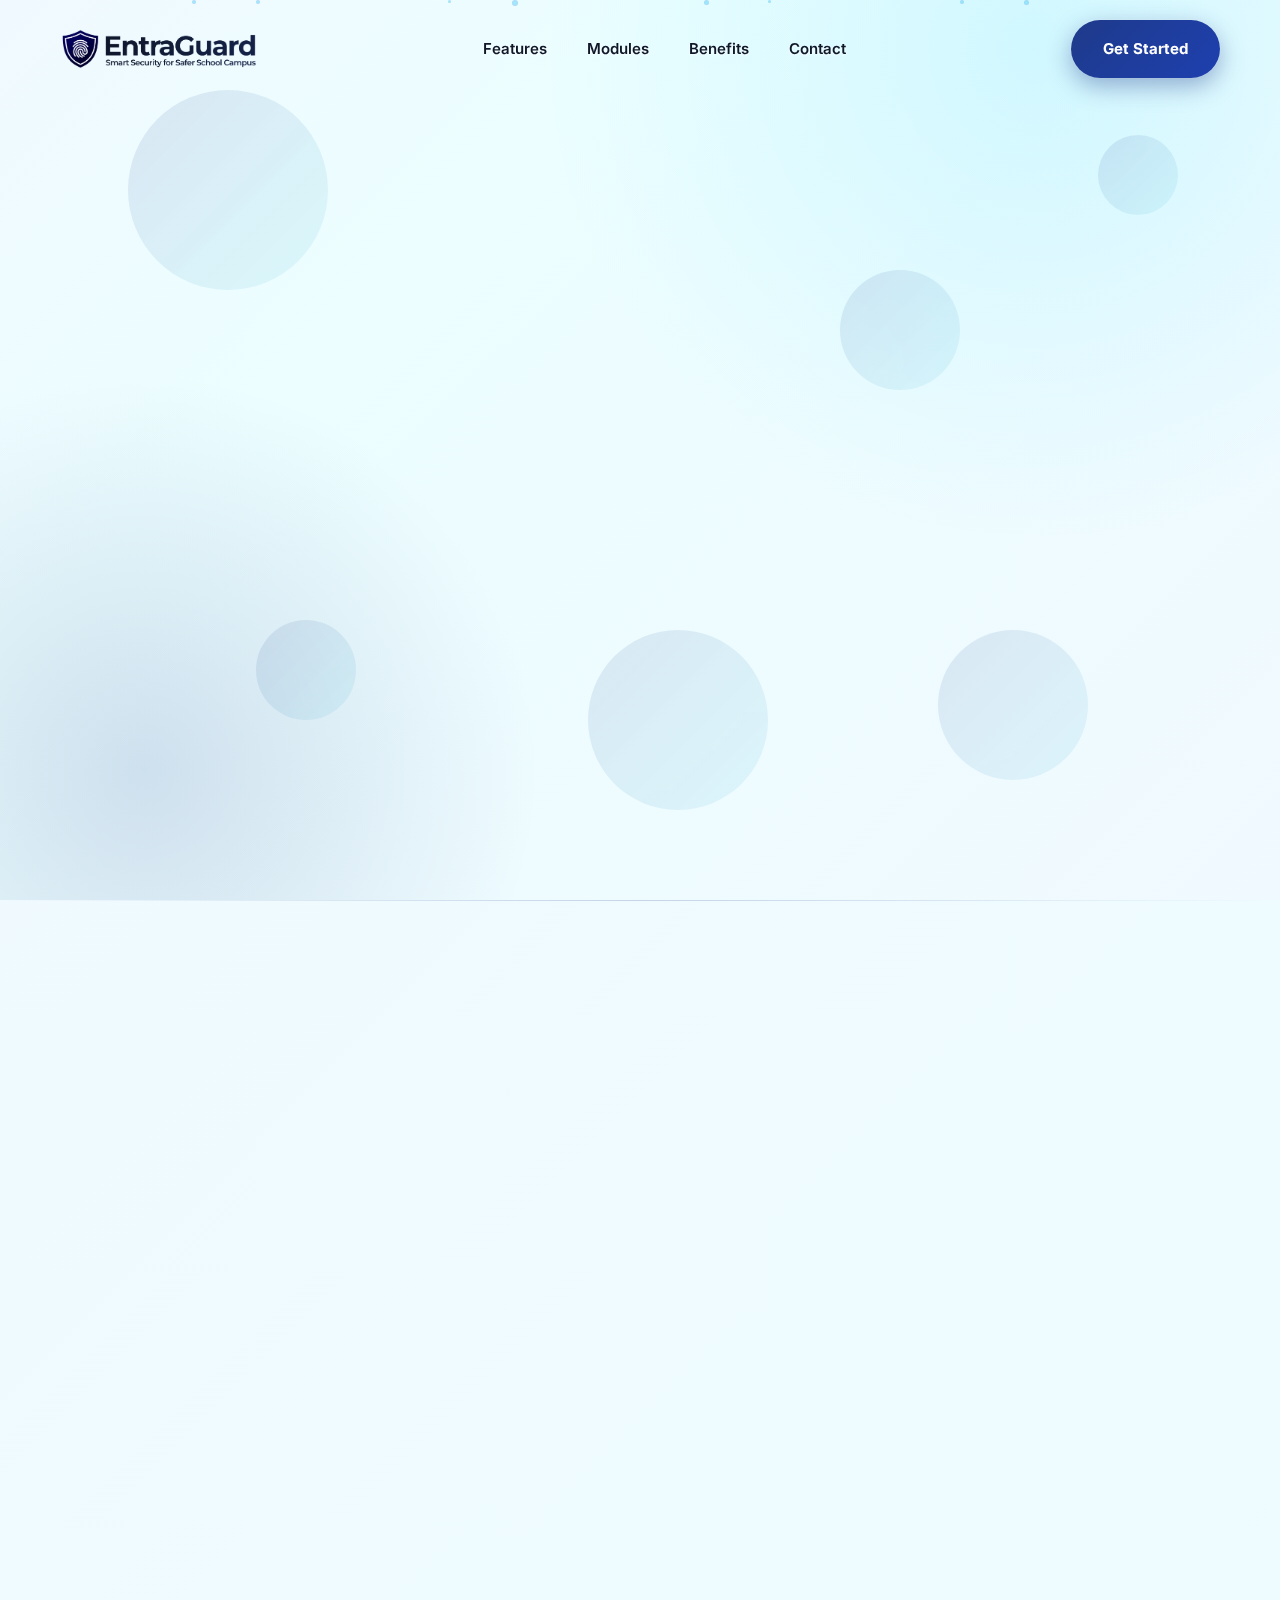
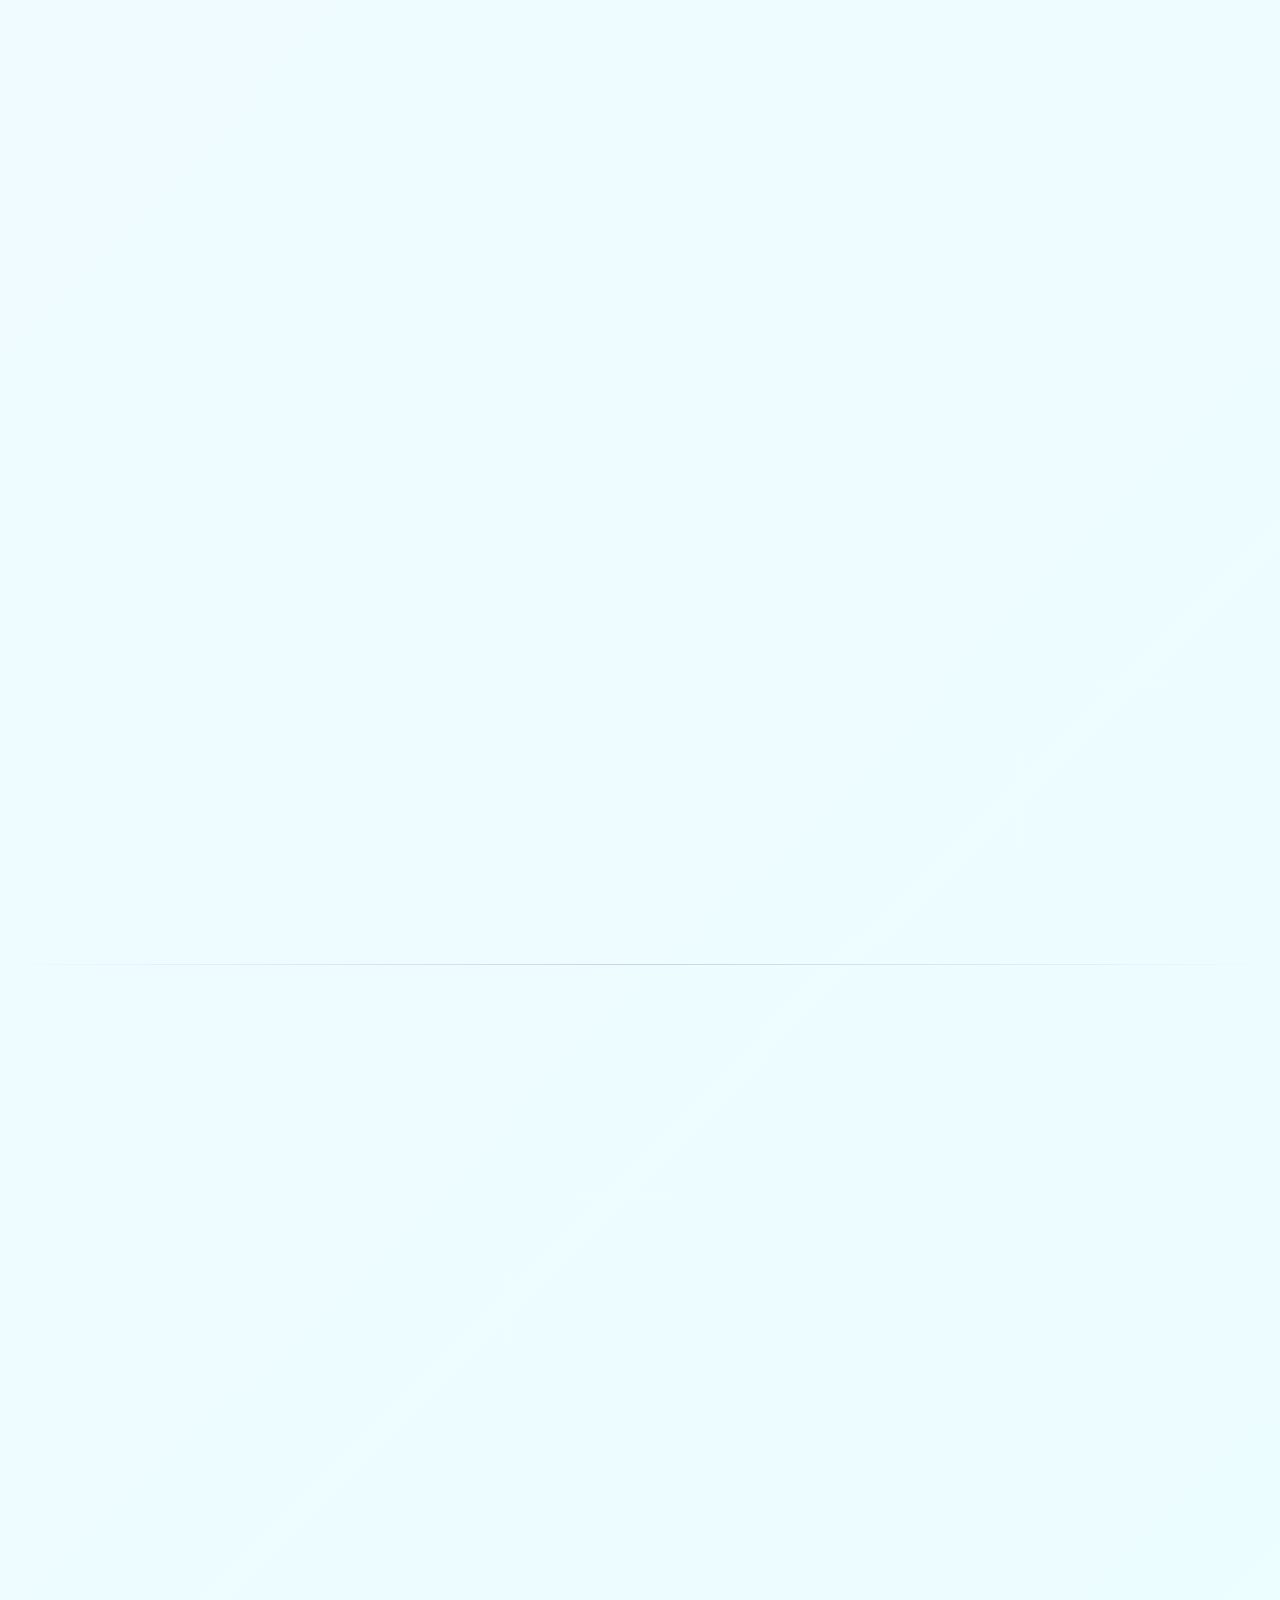
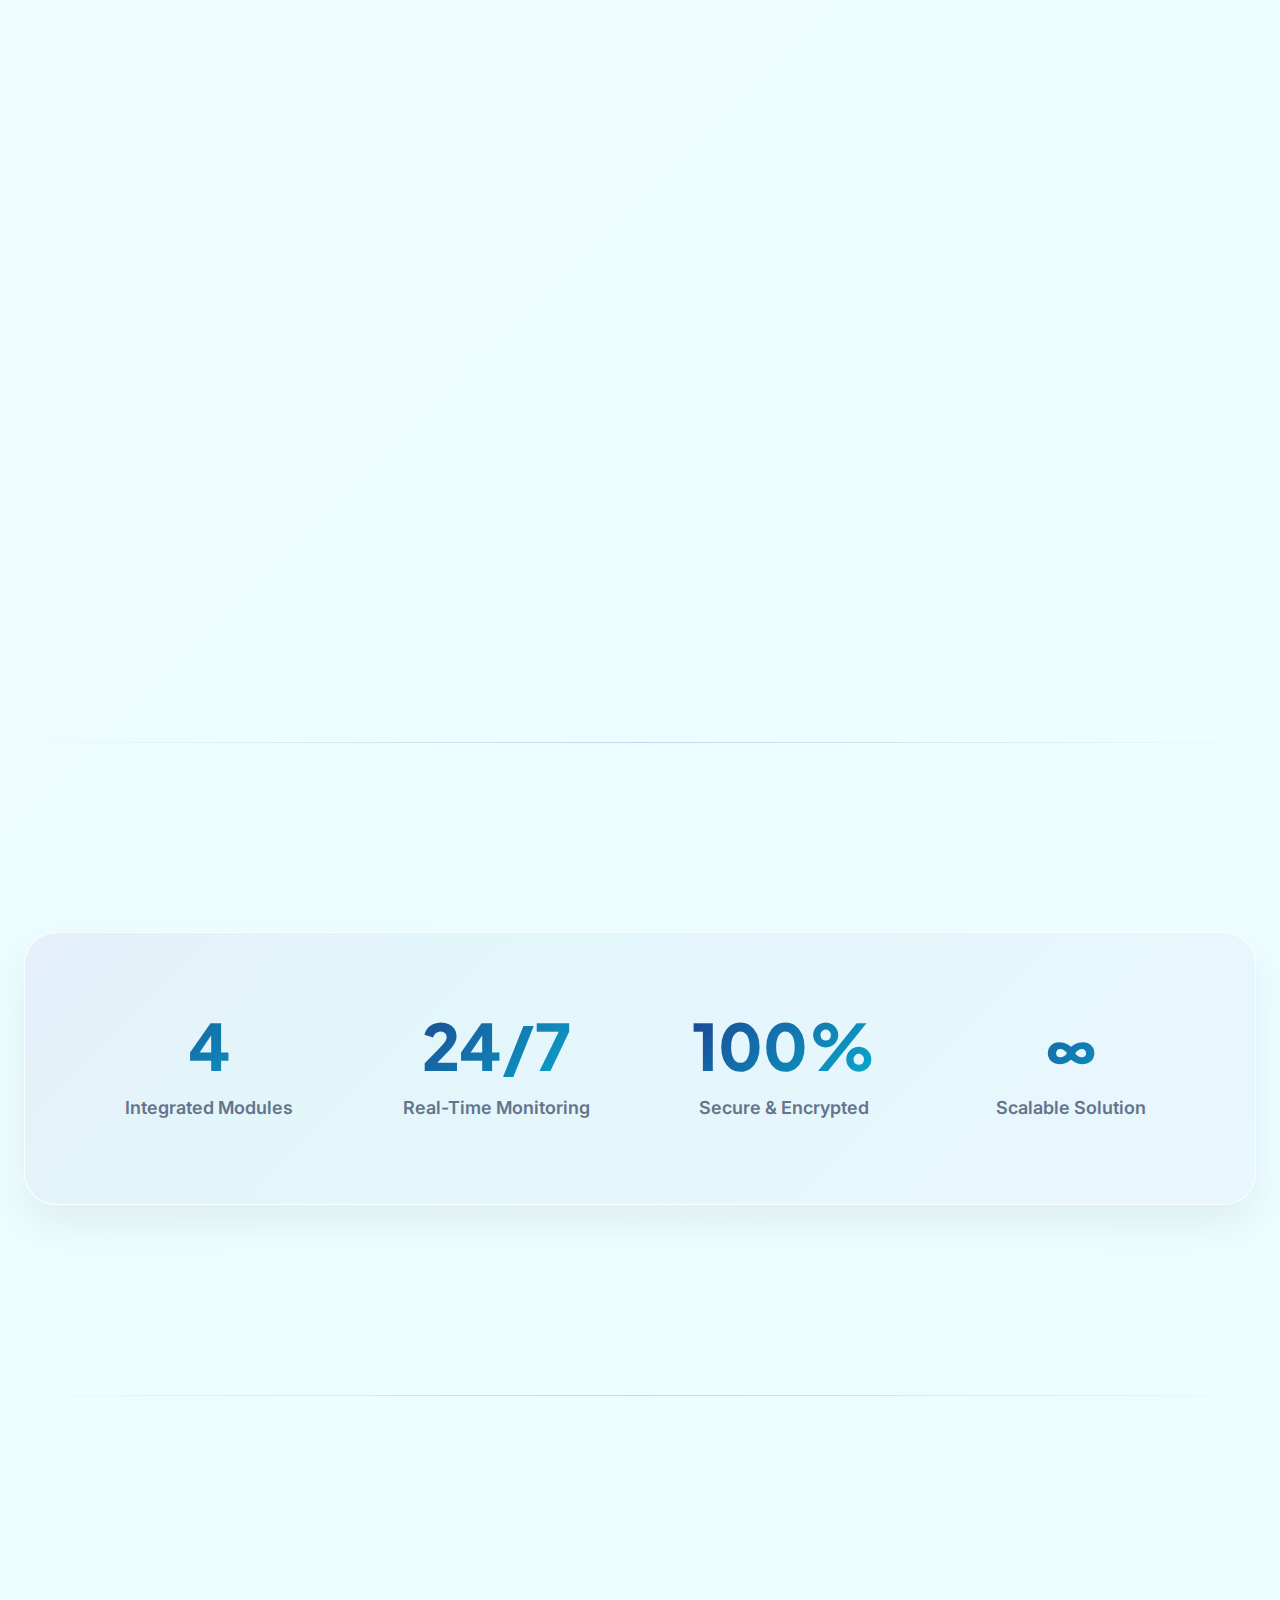
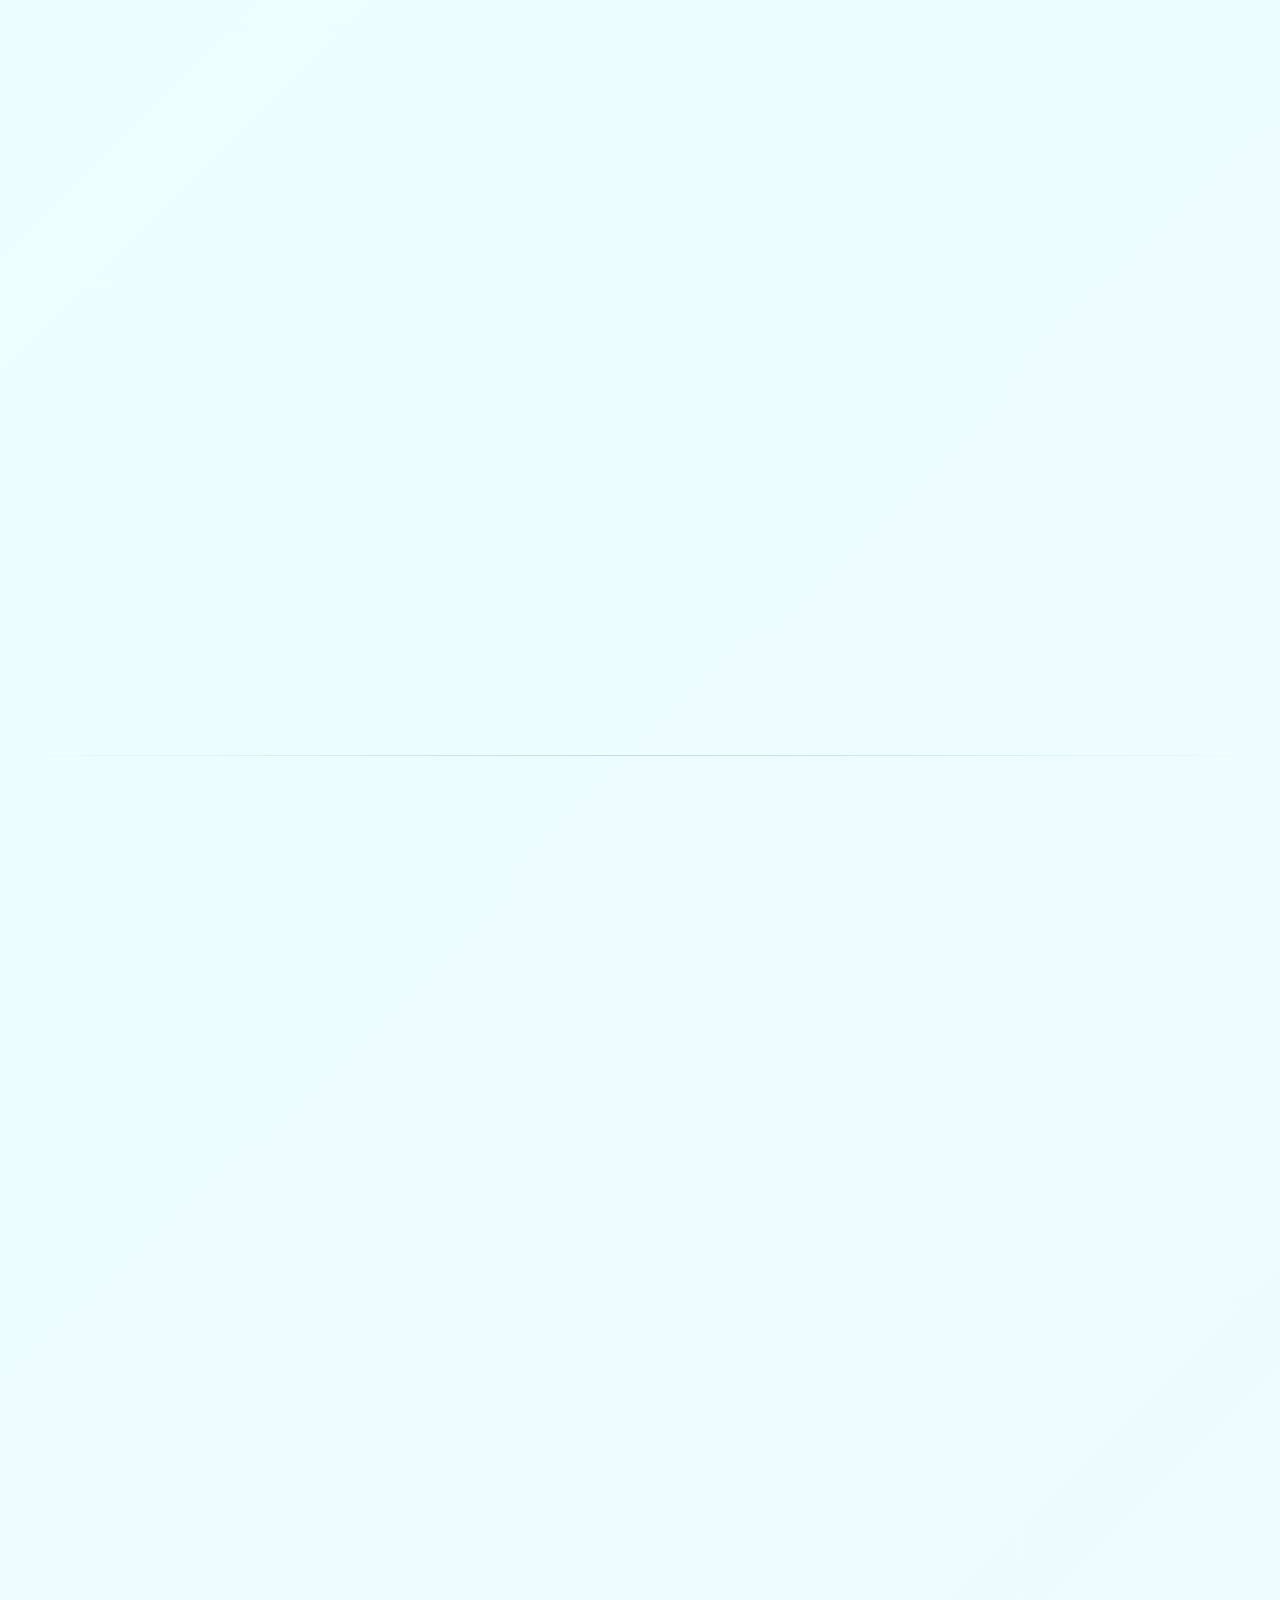
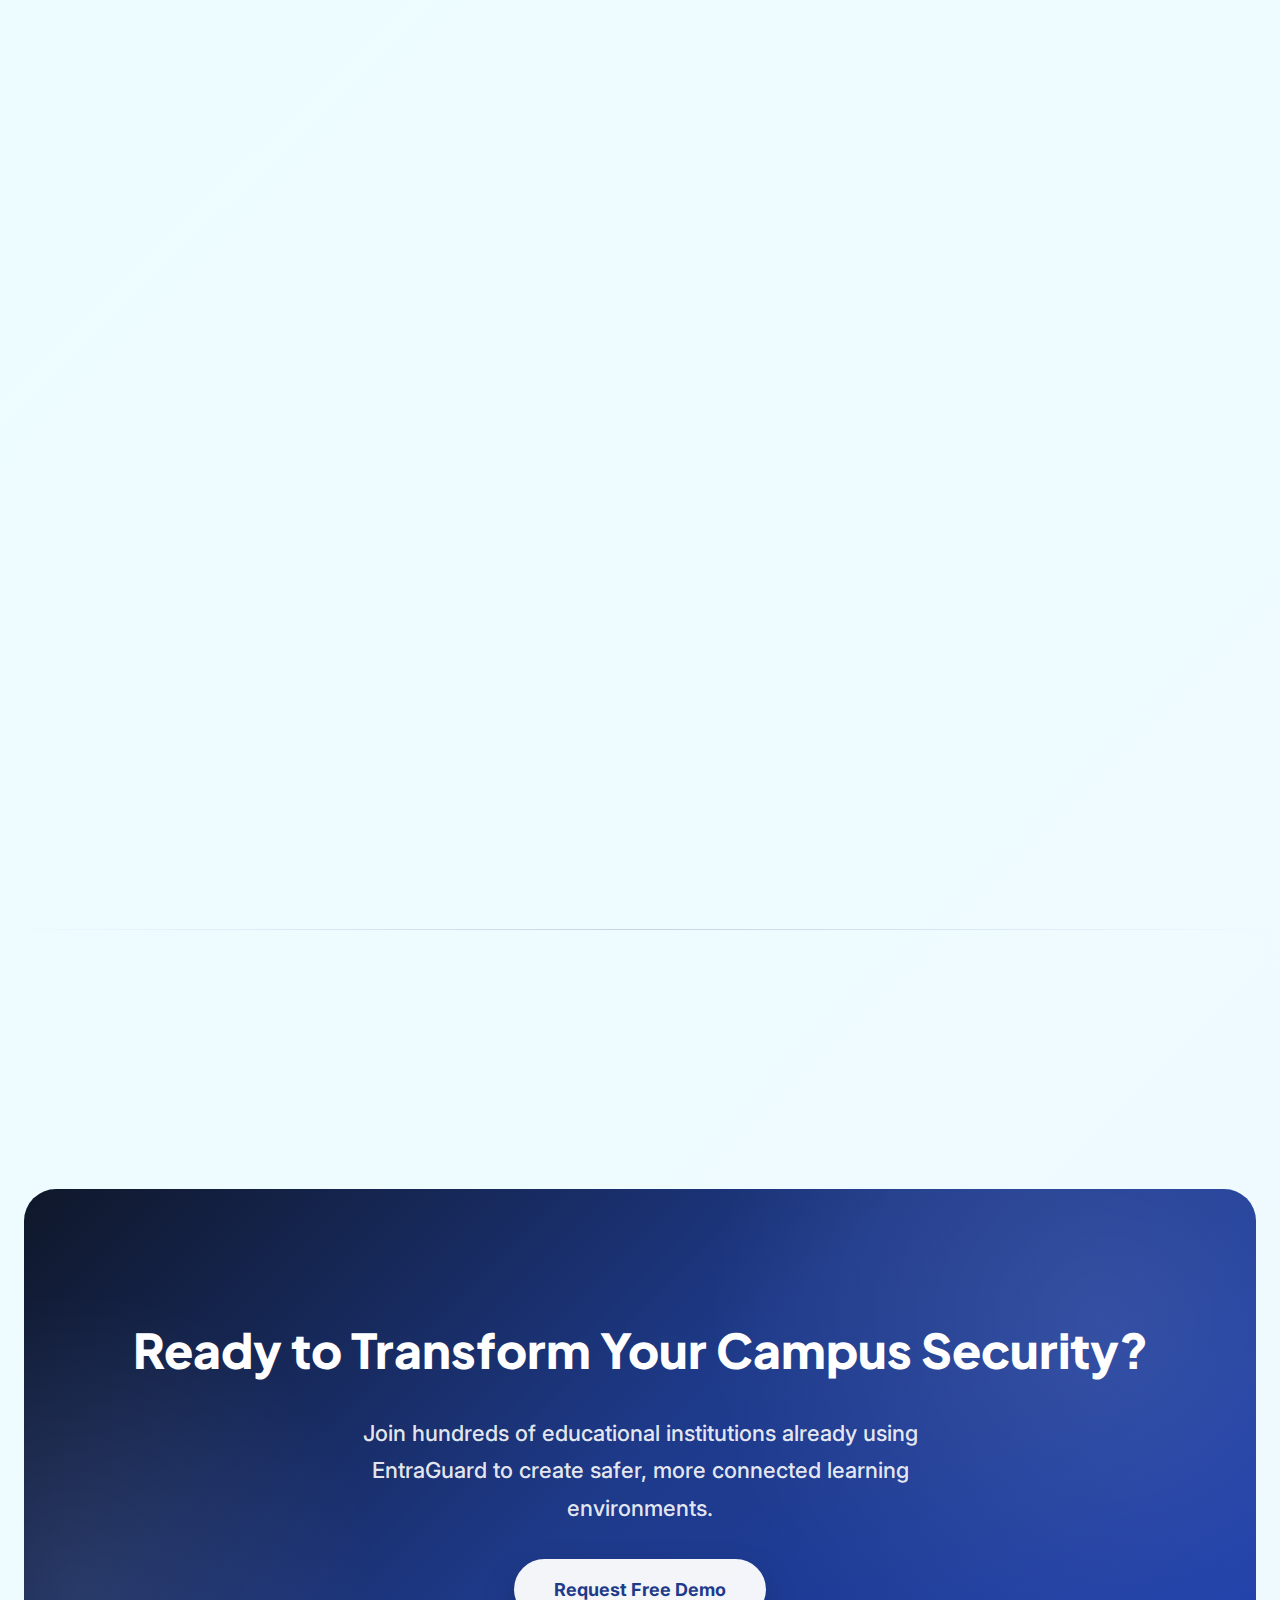
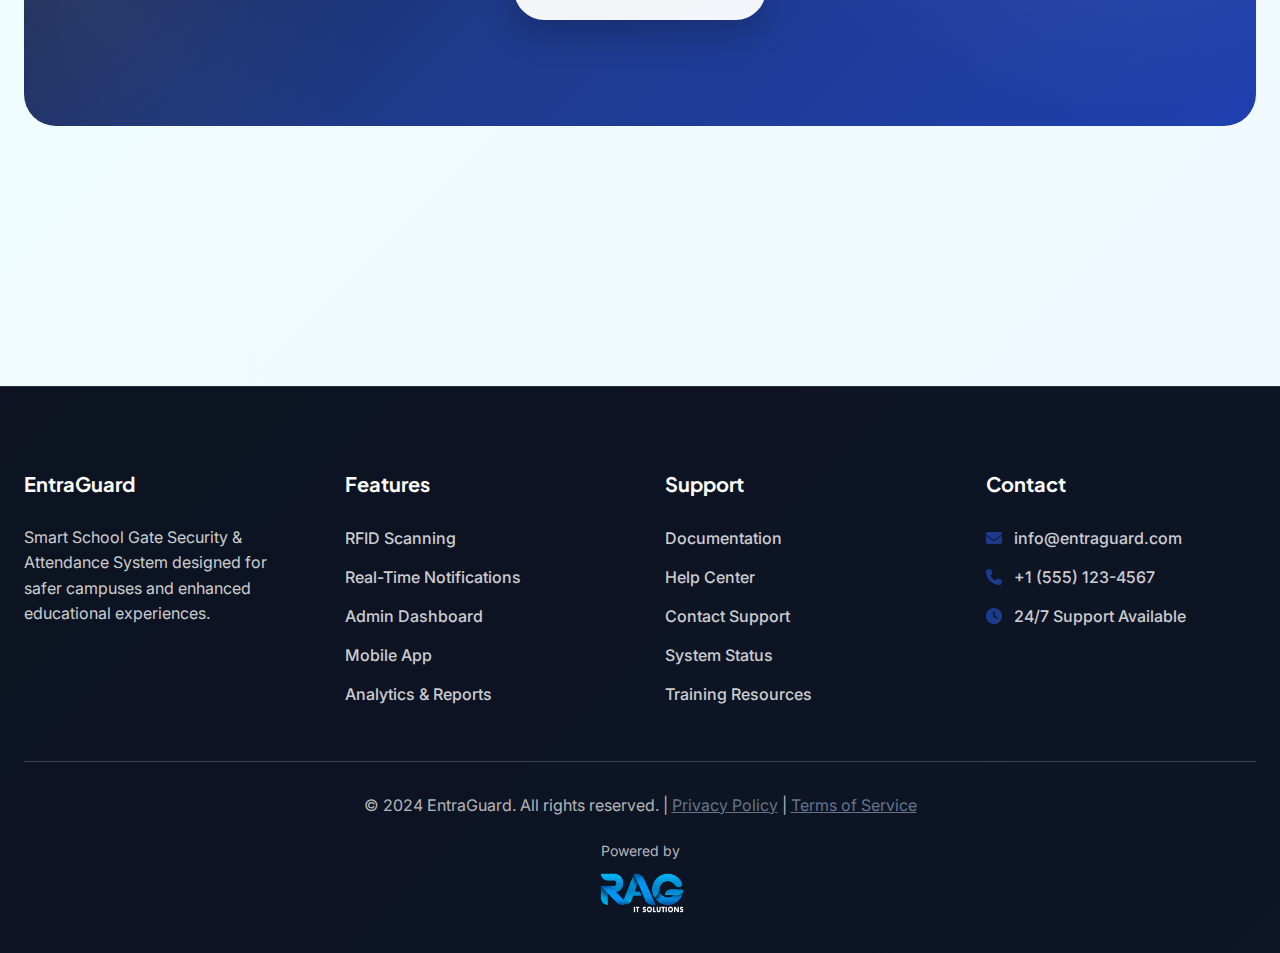
<file: enhanced_entraguard.html>
<!DOCTYPE html>
<html lang="en">
  <head>
    <meta charset="UTF-8" />
    <meta name="viewport" content="width=device-width, initial-scale=1.0" />
    <title>EntraGuard - Smart School Gate Security & Attendance System</title>
    <link
      rel="stylesheet"
      href="https://cdnjs.cloudflare.com/ajax/libs/font-awesome/6.1.2/css/all.min.css"
    />
    <link
      rel="stylesheet"
      href="https://site-assets.fontawesome.com/releases/v6.1.2/css/all.css"
    />
    <link rel="preconnect" href="https://fonts.googleapis.com" />
    <link rel="preconnect" href="https://fonts.gstatic.com" crossorigin />
    <link
      href="https://fonts.googleapis.com/css2?family=Inter:wght@300;400;500;600;700;800;900&display=swap"
      rel="stylesheet"
    />
    <link
      href="https://fonts.googleapis.com/css2?family=Plus+Jakarta+Sans:wght@300;400;500;600;700;800&display=swap"
      rel="stylesheet"
    />
    <style>
      * {
        margin: 0;
        padding: 0;
        box-sizing: border-box;
      }

      :root {
        --deep-navy: #0f1729;
        --royal-blue: #1e3a8a;
        --ocean-blue: #1e40af;
        --sky-blue: #2563eb;
        --electric-blue: #06b6d4;
        --cyan-bright: #00d4ff;
        --cyan-light: #67e8f9;
        --accent-orange: #f97316;
        --accent-green: #10b981;
        --text-dark: #0f1729;
        --text-gray: #64748b;
        --bg-light: #fafbfc;
        --bg-blue-light: #f0f9ff;
        --bg-cyan-light: #ecfeff;
      }

      body {
        font-family: "Inter", "Segoe UI", -apple-system, BlinkMacSystemFont,
          sans-serif;
        background: linear-gradient(
          135deg,
          var(--bg-blue-light) 0%,
          var(--bg-cyan-light) 50%,
          #f0f9ff 100%
        );
        color: var(--text-dark);
        line-height: 1.7;
        overflow-x: hidden;
        font-size: 16px;
      }

      @media (max-width: 768px) {
        body {
          font-size: 15px;
          line-height: 1.6;
        }
      }

      @media (max-width: 480px) {
        body {
          font-size: 14px;
          line-height: 1.5;
        }
      }

      h1,
      h2,
      h3,
      h4,
      h5,
      h6 {
        font-family: "Plus Jakarta Sans", sans-serif;
      }

      .container {
        max-width: 1280px;
        margin: 0 auto;
        padding: 0 24px;
      }

      /* Navigation */
      nav {
        position: fixed;
        top: 0;
        width: 100%;
        background: transparent;
        z-index: 1000;
        padding: 20px 0;
        transition: all 0.4s cubic-bezier(0.4, 0, 0.2, 1);
      }

      @media (max-width: 768px) {
        nav {
          padding: 16px 0;
        }
      }

      @media (max-width: 480px) {
        nav {
          padding: 12px 0;
        }
      }

      nav.scrolled {
        background: rgba(255, 255, 255, 0.7);
        backdrop-filter: blur(32px);
        -webkit-backdrop-filter: blur(32px);
        border-bottom: 1px solid rgba(30, 58, 138, 0.1);
      }

      .nav-container {
        display: flex;
        justify-content: space-between;
        align-items: center;
        max-width: 1200px;
        margin: 0 auto;
        padding: 0 20px;
      }

      @media (max-width: 768px) {
        .nav-container {
          padding: 0 24px;
        }
      }

      @media (max-width: 480px) {
        .nav-container {
          padding: 0 20px;
        }
      }

      .logo {
        display: flex;
        align-items: center;
        gap: 10px;
        text-decoration: none;
      }

      .logo img {
        height: 40px;
        width: auto;
        transition: all 0.3s ease;
      }

      .logo-text {
        font-size: 32px;
        font-weight: 800;
        background: linear-gradient(135deg, var(--royal-blue), var(--sky-blue));
        /* -webkit-background-clip: text;
            -webkit-text-fill-color: transparent; */
        background-clip: text;
        letter-spacing: -0.02em;
        text-shadow: 0 2px 8px rgba(255, 255, 255, 0.8);
        filter: drop-shadow(0 1px 2px rgba(30, 58, 138, 0.3));
      }

      .logo:hover img {
        transform: scale(1.05);
        filter: drop-shadow(0 4px 8px rgba(30, 58, 138, 0.3));
      }

      @media (max-width: 768px) {
        .logo img {
          height: 36px;
        }

        .logo-text {
          font-size: 28px;
        }
      }

      @media (max-width: 480px) {
        .logo img {
          height: 32px;
        }

        .logo-text {
          font-size: 24px;
        }
      }

      .nav-links {
        display: flex;
        list-style: none;
        gap: 40px;
      }

      .nav-links a {
        color: var(--text-dark);
        text-decoration: none;
        font-weight: 600;
        font-size: 15px;
        transition: all 0.3s ease;
        position: relative;
        text-shadow: 0 1px 3px rgba(255, 255, 255, 0.8);
      }

      .nav-links a::after {
        content: "";
        position: absolute;
        width: 0;
        height: 2px;
        bottom: -5px;
        left: 50%;
        background: linear-gradient(
          135deg,
          var(--royal-blue),
          var(--electric-blue)
        );
        transition: all 0.3s ease;
        transform: translateX(-50%);
      }

      .nav-links a:hover {
        color: var(--royal-blue);
      }

      .nav-links a:hover::after {
        width: 100%;
      }

      .cta-btn {
        background: linear-gradient(
          135deg,
          var(--royal-blue),
          var(--ocean-blue)
        );
        color: #ffffff;
        padding: 16px 32px;
        border-radius: 50px;
        text-decoration: none;
        font-weight: 700;
        font-size: 15px;
        transition: all 0.3s ease;
        box-shadow: 0 8px 25px rgba(30, 58, 138, 0.3);
        border: none;
        cursor: pointer;
      }

      /* Navigation transparent state styles */
      nav:not(.scrolled) .cta-btn {
        box-shadow: 0 8px 25px rgba(30, 58, 138, 0.4),
          0 0 0 1px rgba(255, 255, 255, 0.2);
      }

      .cta-btn:hover {
        transform: translateY(-3px);
        box-shadow: 0 15px 35px rgba(30, 58, 138, 0.4);
      }

      /* Hero Section */
      .hero {
        background: linear-gradient(
          135deg,
          var(--bg-blue-light) 0%,
          var(--bg-cyan-light) 30%,
          #f0f9ff 100%
        );
        padding: 140px 0 120px;
        position: relative;
        overflow: hidden;
        min-height: 100vh;
        display: flex;
        align-items: center;
      }

      /* Animated Background Elements */
      .hero-bg-animation {
        position: absolute;
        top: 0;
        left: 0;
        width: 100%;
        height: 100%;
        z-index: 1;
        pointer-events: none;
      }

      .floating-shape {
        position: absolute;
        border-radius: 50%;
        background: linear-gradient(
          135deg,
          rgba(30, 58, 138, 0.1),
          rgba(6, 182, 212, 0.08)
        );
        backdrop-filter: blur(8px);
        animation-timing-function: ease-in-out;
        animation-iteration-count: infinite;
        animation-direction: alternate;
      }

      .floating-shape-1 {
        width: 200px;
        height: 200px;
        top: 10%;
        left: 10%;
        animation: floatDiagonal 12s infinite;
        animation-delay: 0s;
      }

      .floating-shape-2 {
        width: 150px;
        height: 150px;
        top: 70%;
        right: 15%;
        animation: floatVertical 10s infinite;
        animation-delay: -2s;
      }

      .floating-shape-3 {
        width: 120px;
        height: 120px;
        top: 30%;
        right: 25%;
        animation: floatHorizontal 14s infinite;
        animation-delay: -4s;
      }

      .floating-shape-4 {
        width: 80px;
        height: 80px;
        top: 15%;
        right: 8%;
        animation: floatCircular 16s infinite;
        animation-delay: -1s;
      }

      .floating-shape-5 {
        width: 100px;
        height: 100px;
        bottom: 20%;
        left: 20%;
        animation: floatScale 11s infinite;
        animation-delay: -3s;
      }

      .floating-shape-6 {
        width: 180px;
        height: 180px;
        bottom: 10%;
        right: 40%;
        animation: floatRotate 13s infinite;
        animation-delay: -5s;
      }

      /* Particle System */
      .hero-particles {
        position: absolute;
        top: 0;
        left: 0;
        width: 100%;
        height: 100%;
        z-index: 1;
      }

      .particle {
        position: absolute;
        border-radius: 50%;
        background: radial-gradient(
          circle,
          rgba(103, 232, 249, 0.6),
          rgba(37, 99, 235, 0.3)
        );
        animation: particleFloat linear infinite;
      }

      /* Dynamic particles with different sizes and speeds */
      .particle:nth-child(1) {
        width: 4px;
        height: 4px;
        left: 20%;
        animation-duration: 20s;
        animation-delay: 0s;
      }
      .particle:nth-child(2) {
        width: 6px;
        height: 6px;
        left: 40%;
        animation-duration: 25s;
        animation-delay: -5s;
      }
      .particle:nth-child(3) {
        width: 3px;
        height: 3px;
        left: 60%;
        animation-duration: 18s;
        animation-delay: -10s;
      }
      .particle:nth-child(4) {
        width: 5px;
        height: 5px;
        left: 80%;
        animation-duration: 22s;
        animation-delay: -15s;
      }
      .particle:nth-child(5) {
        width: 4px;
        height: 4px;
        left: 15%;
        animation-duration: 24s;
        animation-delay: -8s;
      }
      .particle:nth-child(6) {
        width: 3px;
        height: 3px;
        left: 35%;
        animation-duration: 19s;
        animation-delay: -12s;
      }
      .particle:nth-child(7) {
        width: 5px;
        height: 5px;
        left: 55%;
        animation-duration: 21s;
        animation-delay: -3s;
      }
      .particle:nth-child(8) {
        width: 4px;
        height: 4px;
        left: 75%;
        animation-duration: 23s;
        animation-delay: -7s;
      }

      /* Responsive Animation Adjustments */
      @media (max-width: 768px) {
        .floating-shape-1,
        .floating-shape-6 {
          width: 120px;
          height: 120px;
        }

        .floating-shape-2 {
          width: 100px;
          height: 100px;
        }

        .floating-shape-3 {
          width: 80px;
          height: 80px;
        }

        .floating-shape-4,
        .floating-shape-5 {
          width: 60px;
          height: 60px;
        }

        .hero-particles .particle {
          animation-duration: 15s;
        }
      }

      @media (max-width: 480px) {
        .floating-shape-1,
        .floating-shape-6 {
          width: 80px;
          height: 80px;
        }

        .floating-shape-2,
        .floating-shape-3 {
          width: 60px;
          height: 60px;
        }

        .floating-shape-4,
        .floating-shape-5 {
          width: 40px;
          height: 40px;
        }

        .particle {
          width: 2px !important;
          height: 2px !important;
        }
      }

      @media (prefers-reduced-motion: reduce) {
        .floating-shape,
        .particle {
          animation: none;
        }

        .hero-bg-animation,
        .hero-particles {
          display: none;
        }
      }

      .hero::before {
        content: "";
        position: absolute;
        top: -50%;
        right: -20%;
        width: 1000px;
        height: 1000px;
        background: radial-gradient(
          circle,
          rgba(0, 212, 255, 0.12) 0%,
          transparent 70%
        );
        border-radius: 50%;
        animation: float 6s ease-in-out infinite;
      }

      .hero::after {
        content: "";
        position: absolute;
        bottom: -30%;
        left: -20%;
        width: 800px;
        height: 800px;
        background: radial-gradient(
          circle,
          rgba(30, 58, 138, 0.15) 0%,
          transparent 70%
        );
        border-radius: 50%;
        animation: float 8s ease-in-out infinite reverse;
      }

      .hero-grid {
        display: flex;
        flex-direction: column;
        align-items: center;
        justify-content: center;
        text-align: center;
        position: relative;
        z-index: 3;
        margin: 0 auto;
      }

      .hero-content {
        text-align: center;
      }

      /* Background Animation Keyframes */
      @keyframes floatDiagonal {
        0%,
        100% {
          transform: translate(0, 0) rotate(0deg);
        }
        25% {
          transform: translate(30px, -20px) rotate(90deg);
        }
        50% {
          transform: translate(50px, -10px) rotate(180deg);
        }
        75% {
          transform: translate(20px, -30px) rotate(270deg);
        }
      }

      @keyframes floatVertical {
        0%,
        100% {
          transform: translateY(0) scale(1);
        }
        50% {
          transform: translateY(-40px) scale(1.05);
        }
      }

      @keyframes floatHorizontal {
        0%,
        100% {
          transform: translateX(0) rotate(0deg);
        }
        50% {
          transform: translateX(60px) rotate(180deg);
        }
      }

      @keyframes floatCircular {
        0% {
          transform: translate(0, 0) rotate(0deg);
        }
        25% {
          transform: translate(40px, -20px) rotate(90deg);
        }
        50% {
          transform: translate(0, -40px) rotate(180deg);
        }
        75% {
          transform: translate(-40px, -20px) rotate(270deg);
        }
        100% {
          transform: translate(0, 0) rotate(360deg);
        }
      }

      @keyframes floatScale {
        0%,
        100% {
          transform: scale(1) rotate(0deg);
          opacity: 0.7;
        }
        33% {
          transform: scale(1.2) rotate(120deg);
          opacity: 0.9;
        }
        66% {
          transform: scale(0.8) rotate(240deg);
          opacity: 0.6;
        }
      }

      @keyframes floatRotate {
        0% {
          transform: rotate(0deg) translateX(30px) rotate(0deg);
        }
        100% {
          transform: rotate(360deg) translateX(30px) rotate(-360deg);
        }
      }

      @keyframes particleFloat {
        0% {
          transform: translateY(100vh) translateX(0);
          opacity: 0;
        }
        10% {
          opacity: 1;
        }
        90% {
          opacity: 1;
        }
        100% {
          transform: translateY(-100px) translateX(50px);
          opacity: 0;
        }
      }

      /* Gradient Animation */
      @keyframes gradientShift {
        0%,
        100% {
          background-position: 0% 50%;
        }
        50% {
          background-position: 100% 50%;
        }
      }

      /* Hero Entrance Animations */

      .hero-badge {
        display: inline-flex;
        align-items: center;
        gap: 10px;
        background: linear-gradient(
          135deg,
          rgba(255, 255, 255, 0.95),
          rgba(255, 255, 255, 0.85)
        );
        backdrop-filter: blur(24px);
        -webkit-backdrop-filter: blur(24px);
        border: 1px solid rgba(6, 182, 212, 0.25);
        padding: 14px 20px;
        border-radius: 60px;
        margin-bottom: 32px;
        font-size: 14px;
        font-weight: 700;
        color: var(--electric-blue);
        box-shadow: 0 12px 32px rgba(6, 182, 212, 0.15),
          0 4px 12px rgba(30, 58, 138, 0.1),
          inset 0 1px 0 rgba(255, 255, 255, 0.8);
        position: relative;
        overflow: hidden;
        transition: all 0.3s cubic-bezier(0.4, 0, 0.2, 1);
        text-transform: uppercase;
        letter-spacing: 0.5px;
        opacity: 0;
        transform: translateY(30px);
        animation: fadeInUp 0.8s ease 0.2s forwards;
      }

      .hero-badge::before {
        content: "";
        position: absolute;
        top: 0;
        left: -100%;
        width: 100%;
        height: 100%;
        background: linear-gradient(
          90deg,
          transparent,
          rgba(103, 232, 249, 0.2),
          transparent
        );
        transition: left 0.6s ease;
      }

      .hero-badge:hover {
        transform: translateY(-2px);
        box-shadow: 0 16px 40px rgba(6, 182, 212, 0.2),
          0 6px 16px rgba(30, 58, 138, 0.15),
          inset 0 1px 0 rgba(255, 255, 255, 0.9);
        border-color: rgba(6, 182, 212, 0.35);
      }

      .hero-badge:hover::before {
        left: 100%;
      }

      .hero-badge i {
        font-size: 16px;
        color: var(--cyan-bright);
        filter: drop-shadow(0 0 8px rgba(103, 232, 249, 0.4));
      }

      .hero h1 {
        font-size: 4.5rem;
        font-weight: 800;
        margin-bottom: 32px;
        background: linear-gradient(
          135deg,
          var(--text-dark),
          var(--royal-blue),
          var(--sky-blue)
        );
        -webkit-background-clip: text;
        -webkit-text-fill-color: transparent;
        background-clip: text;
        line-height: 1.4;
        letter-spacing: -0.04em;
        opacity: 0;
        transform: translateY(40px);
        animation: fadeInUp 1s ease 0.4s forwards;
      }

      .hero p {
        font-size: 1.375rem;
        margin-bottom: 48px;
        color: var(--text-gray);
        line-height: 1.6;
        margin-left: auto;
        margin-right: auto;
        opacity: 0;
        transform: translateY(30px);
        animation: fadeInUp 0.8s ease 0.6s forwards;
      }

      .hero-buttons {
        display: flex;
        gap: 20px;
        align-items: center;
        justify-content: center;
        margin-bottom: 60px;
        opacity: 0;
        transform: translateY(30px);
        animation: fadeInUp 0.8s ease 0.8s forwards;
      }

      .hero-btn-secondary {
        color: var(--text-gray);
        text-decoration: none;
        font-weight: 700;
        font-size: 16px;
        display: flex;
        align-items: center;
        gap: 10px;
        transition: all 0.3s ease;
        padding: 16px 24px;
        border-radius: 50px;
        background: rgba(255, 255, 255, 0.8);
        backdrop-filter: blur(20px);
        border: 1px solid rgba(255, 255, 255, 0.3);
      }

      .hero-btn-secondary:hover {
        color: var(--royal-blue);
        transform: translateY(-2px);
        box-shadow: 0 10px 25px rgba(0, 0, 0, 0.1);
      }

      .hero-stats {
        display: flex;
        gap: 80px;
        margin-top: 20px;
        justify-content: center;
        opacity: 0;
        transform: translateY(30px);
        animation: fadeInUp 0.8s ease 1s forwards;
      }

      .hero-stat {
        text-align: center;
      }

      .hero-stat .number {
        font-size: 2.5rem;
        font-weight: 800;
        background: linear-gradient(
          135deg,
          var(--royal-blue),
          var(--electric-blue)
        );
        -webkit-background-clip: text;
        -webkit-text-fill-color: transparent;
        background-clip: text;
        line-height: 1;
        margin-bottom: 8px;
      }

      .hero-stat .label {
        font-size: 14px;
        color: var(--text-gray);
        font-weight: 600;
      }

      /* Enhanced 3D Hero Visual */
      .hero-visual {
        position: relative;
        display: flex;
        justify-content: center;
        align-items: center;
        perspective: 1000px;
      }

      @media (max-width: 768px) {
        .hero-visual {
          perspective: 800px;
          margin-top: 20px;
        }
      }

      @media (max-width: 480px) {
        .hero-visual {
          perspective: 600px;
          margin-top: 0;
        }
      }

      /* Sections with enhanced styling */
      .section {
        padding: 140px 0;
        position: relative;
      }

      .section::before {
        content: "";
        position: absolute;
        top: 0;
        left: 0;
        right: 0;
        height: 1px;
        background: linear-gradient(
          90deg,
          transparent,
          rgba(30, 58, 138, 0.2),
          transparent
        );
      }

      .section-title {
        font-size: 3.5rem;
        text-align: center;
        margin-bottom: 24px;
        color: var(--text-dark);
        font-weight: 800;
        letter-spacing: -0.03em;
        line-height: 1.4;
        background: linear-gradient(
          135deg,
          var(--text-dark),
          var(--royal-blue)
        );
        -webkit-background-clip: text;
        -webkit-text-fill-color: transparent;
        background-clip: text;
      }

      .section-subtitle {
        text-align: center;
        color: var(--text-gray);
        margin-bottom: 80px;
        font-size: 1.375rem;
        max-width: 640px;
        margin-left: auto;
        margin-right: auto;
        line-height: 1.6;
        font-weight: 500;
      }

      /* Enhanced Feature Cards */
      .features-grid {
        display: grid;
        grid-template-columns: repeat(auto-fit, minmax(320px, 1fr));
        gap: 32px;
        margin-top: 80px;
      }

      @media (max-width: 768px) {
        .features-grid {
          grid-template-columns: 1fr;
          gap: 24px;
          margin-top: 60px;
        }
      }

      .feature-card {
        background: rgba(255, 255, 255, 0.9);
        backdrop-filter: blur(24px);
        border: 1px solid rgba(255, 255, 255, 0.3);
        border-radius: 32px;
        padding: 48px 36px;
        transition: all 0.5s cubic-bezier(0.4, 0, 0.2, 1);
        position: relative;
        overflow: hidden;
        box-shadow: 0 15px 35px rgba(0, 0, 0, 0.06);
      }

      .feature-card::before {
        content: "";
        position: absolute;
        top: 0;
        left: -100%;
        width: 100%;
        height: 100%;
        background: linear-gradient(
          90deg,
          transparent,
          rgba(30, 58, 138, 0.05),
          transparent
        );
        transition: left 0.8s ease;
      }

      .feature-card::after {
        content: "";
        position: absolute;
        top: -50%;
        right: -50%;
        width: 100px;
        height: 100px;
        background: radial-gradient(
          circle,
          rgba(103, 232, 249, 0.15),
          transparent
        );
        border-radius: 50%;
        transition: all 0.5s ease;
      }

      .feature-card:hover::before {
        left: 100%;
      }

      .feature-card:hover::after {
        width: 200px;
        height: 200px;
        top: -25%;
        right: -25%;
      }

      .feature-card:hover {
        transform: translateY(-15px);
        border-color: rgba(30, 58, 138, 0.3);
        background: rgba(255, 255, 255, 0.95);
        box-shadow: 0 30px 60px rgba(30, 58, 138, 0.15);
      }

      .feature-icon {
        width: 100px;
        height: 100px;
        background: linear-gradient(
          135deg,
          var(--royal-blue),
          var(--electric-blue)
        );
        border-radius: 28px;
        display: flex;
        align-items: center;
        justify-content: center;
        margin-bottom: 32px;
        font-size: 40px;
        color: #ffffff;
        transition: all 0.4s ease;
        position: relative;
        /* box-shadow: 0 15px 30px rgba(30, 58, 138, 0.2); */
      }

      .feature-card:hover .feature-icon {
        transform: scale(1.1) rotate(5deg);
        /* box-shadow: 0 20px 40px rgba(30, 58, 138, 0.35); */
      }

      .feature-card h3 {
        font-size: 1.75rem;
        margin-bottom: 20px;
        color: var(--text-dark);
        font-weight: 700;
        line-height: 1.3;
      }

      .feature-card p {
        color: var(--text-gray);
        line-height: 1.7;
        font-size: 16px;
      }

      /* Enhanced Module Cards */
      .modules-grid {
        display: grid;
        grid-template-columns: repeat(auto-fit, minmax(400px, 1fr));
        gap: 28px;
        margin-top: 80px;
      }

      @media (max-width: 768px) {
        .modules-grid {
          grid-template-columns: 1fr;
          gap: 20px;
          margin-top: 60px;
        }
      }

      .module-card {
        background: rgba(255, 255, 255, 0.95);
        backdrop-filter: blur(24px);
        border-radius: 32px;
        padding: 48px 36px;
        border: 1px solid rgba(255, 255, 255, 0.4);
        transition: all 0.5s cubic-bezier(0.4, 0, 0.2, 1);
        position: relative;
        overflow: hidden;
        box-shadow: 0 15px 30px rgba(0, 0, 0, 0.08);
      }

      .module-card::after {
        content: "";
        position: absolute;
        top: 0;
        right: 0;
        width: 120px;
        height: 120px;
        background: linear-gradient(
          135deg,
          rgba(30, 58, 138, 0.1),
          rgba(6, 182, 212, 0.1)
        );
        border-radius: 50%;
        transform: translate(40px, -40px);
        transition: all 0.5s ease;
      }

      .module-card:hover::after {
        width: 200px;
        height: 200px;
        transform: translate(30px, -30px);
      }

      .module-card:hover {
        transform: translateY(-12px);
        border-color: rgba(30, 58, 138, 0.4);
        background: rgba(255, 255, 255, 0.98);
        box-shadow: 0 25px 50px rgba(30, 58, 138, 0.12);
      }

      .module-card h3 {
        color: var(--text-dark);
        margin-bottom: 20px;
        font-size: 1.5rem;
        font-weight: 700;
        display: flex;
        align-items: center;
        gap: 16px;
      }

      .module-card h3::before {
        content: "";
        width: 8px;
        height: 8px;
        background: linear-gradient(
          135deg,
          var(--royal-blue),
          var(--electric-blue)
        );
        border-radius: 50%;
        box-shadow: 0 0 20px rgba(30, 58, 138, 0.5);
      }

      .module-card ul li {
        display: flex;
        align-items: center;
        gap: 16px;
        margin-bottom: 16px;
        color: var(--text-gray);
        transition: all 0.3s ease;
        padding: 16px 20px;
        border-radius: 16px;
        background: rgba(248, 250, 252, 0.8);
        backdrop-filter: blur(10px);
        font-weight: 500;
      }

      .module-card ul li:hover {
        background: linear-gradient(
          135deg,
          rgba(30, 58, 138, 0.08),
          rgba(6, 182, 212, 0.06)
        );
        color: var(--text-dark);
        transform: translateX(8px);
      }

      .module-card ul li::before {
        content: "\f058";
        font-family: "Font Awesome 6 Free";
        font-weight: 900;
        color: var(--accent-green);
        font-size: 14px;
        width: 24px;
        height: 24px;
        display: flex;
        align-items: center;
        justify-content: center;
        background: rgba(16, 185, 129, 0.1);
        border-radius: 50%;
        flex-shrink: 0;
      }

      /* Enhanced Stats Section */
      .stats {
        background: linear-gradient(
          135deg,
          var(--bg-blue-light) 0%,
          var(--bg-cyan-light) 30%,
          #f0f9ff 100%
        );
        border-radius: 32px;
        padding: 80px 60px;
        margin: 50px 0;
        border: 1px solid rgba(255, 255, 255, 0.6);
        box-shadow: 0 20px 40px rgba(0, 0, 0, 0.06);
        position: relative;
        overflow: hidden;
      }

      .stats::before {
        content: "";
        position: absolute;
        top: 0;
        left: 0;
        right: 0;
        bottom: 0;
        background: linear-gradient(
          135deg,
          rgba(30, 58, 138, 0.05),
          rgba(6, 182, 212, 0.03)
        );
        border-radius: 32px;
      }

      .stats-grid {
        display: grid;
        grid-template-columns: repeat(auto-fit, minmax(150px, 1fr));
        gap: 40px;
        text-align: center;
        position: relative;
        z-index: 1;
      }

      @media (max-width: 768px) {
        .stats-grid {
          grid-template-columns: repeat(2, 1fr);
          gap: 32px;
        }
      }

      @media (max-width: 480px) {
        .stats-grid {
          grid-template-columns: 1fr;
          gap: 24px;
        }
      }

      .stat-item h3 {
        font-size: 4rem;
        background: linear-gradient(
          135deg,
          var(--royal-blue),
          var(--electric-blue)
        );
        -webkit-background-clip: text;
        -webkit-text-fill-color: transparent;
        background-clip: text;
        margin-bottom: 16px;
        font-weight: 800;
        line-height: 1;
      }

      .stat-item p {
        color: var(--text-gray);
        font-weight: 600;
        font-size: 18px;
      }

      /* Stakeholders Section */

      .stakeholders-grid {
        display: grid;
        grid-template-columns: repeat(auto-fit, minmax(400px, 1fr));
        gap: 24px;
        margin-top: 60px;
      }

      @media (max-width: 768px) {
        .stakeholders-grid {
          grid-template-columns: 1fr;
          gap: 20px;
          margin-top: 50px;
        }
      }

      @media (max-width: 480px) {
        .stakeholders-grid {
          gap: 16px;
          margin-top: 40px;
        }
      }

      .stakeholder-card {
        background: rgba(255, 255, 255, 0.9);
        backdrop-filter: blur(24px);
        border: 1px solid rgba(255, 255, 255, 0.4);
        border-radius: 24px;
        padding: 32px 28px;
        transition: all 0.4s cubic-bezier(0.4, 0, 0.2, 1);
        position: relative;
        overflow: hidden;
        box-shadow: 0 8px 20px rgba(0, 0, 0, 0.06);
        display: flex;
        align-items: center;
        gap: 20px;
      }

      .stakeholder-card::before {
        content: "";
        position: absolute;
        top: 0;
        left: 0;
        width: 4px;
        height: 0;
        background: linear-gradient(
          to bottom,
          var(--royal-blue),
          var(--electric-blue)
        );
        transition: height 0.4s ease;
        border-radius: 0 2px 2px 0;
      }

      .stakeholder-card:hover::before {
        height: 100%;
      }

      .stakeholder-card:hover {
        transform: translateY(-8px);
        background: rgba(255, 255, 255, 0.95);
        border-color: rgba(30, 58, 138, 0.3);
        box-shadow: 0 20px 40px rgba(30, 58, 138, 0.12);
      }

      .stakeholder-icon {
        font-size: 3rem;
        width: 80px;
        height: 80px;
        display: flex;
        align-items: center;
        justify-content: center;
        background: linear-gradient(
          135deg,
          rgba(30, 58, 138, 0.1),
          rgba(6, 182, 212, 0.1)
        );
        border-radius: 20px;
        flex-shrink: 0;
        transition: all 0.3s ease;
        border: 1px solid rgba(30, 58, 138, 0.2);
      }

      .stakeholder-card:hover .stakeholder-icon {
        transform: scale(1.1);
        background: linear-gradient(
          135deg,
          rgba(30, 58, 138, 0.15),
          rgba(6, 182, 212, 0.15)
        );
        border-color: rgba(30, 58, 138, 0.3);
      }

      .stakeholder-content h3 {
        font-size: 1.25rem;
        font-weight: 700;
        color: var(--text-dark);
        margin-bottom: 8px;
        line-height: 1.3;
      }

      .stakeholder-content p {
        color: var(--text-gray);
        font-weight: 500;
        line-height: 1.5;
        font-size: 15px;
      }

      @media (max-width: 768px) {
        .stakeholder-card {
          flex-direction: column;
          text-align: center;
          padding: 28px 24px;
          gap: 16px;
        }

        .stakeholder-icon {
          width: 70px;
          height: 70px;
          font-size: 2.5rem;
        }

        .stakeholder-content h3 {
          font-size: 1.1rem;
        }

        .stakeholder-content p {
          font-size: 14px;
        }
      }

      @media (max-width: 480px) {
        .stakeholder-card {
          padding: 24px 20px;
          gap: 12px;
        }

        .stakeholder-icon {
          width: 60px;
          height: 60px;
          font-size: 2rem;
        }

        .stakeholder-content h3 {
          font-size: 1rem;
        }

        .stakeholder-content p {
          font-size: 13px;
        }
      }

      /* Pricing Section */
      .pricing-title-icon {
        background: linear-gradient(135deg, var(--royal-blue), var(--electric-blue));
        -webkit-background-clip: text;
        -webkit-text-fill-color: transparent;
        background-clip: text;
        margin-right: 16px;
        font-size: 0.9em;
      }

      .pricing-container {
        display: flex;
        justify-content: center;
        padding: 60px 0;
      }

      .pricing-card {
        background: linear-gradient(145deg, rgba(255, 255, 255, 0.98), rgba(255, 255, 255, 0.95));
        backdrop-filter: blur(32px);
        border-radius: 28px;
        padding: 0;
        max-width: 520px;
        width: 100%;
        position: relative;
        overflow: hidden;
          box-shadow: 0 8px 20px rgba(0, 0, 0, 0.06);
        transition: all 0.6s cubic-bezier(0.4, 0, 0.2, 1);
      }

      .pricing-card::before {
        content: '';
        position: absolute;
        top: -2px;
        left: -2px;
        right: -2px;
        bottom: -2px;
        background: linear-gradient(135deg, var(--royal-blue), var(--electric-blue), var(--cyan-bright));
        border-radius: 30px;
        z-index: -1;
        opacity: 0;
        transition: opacity 0.4s ease;
      }

      /* .pricing-card:hover::before {
        opacity: 1;
      }

      .pricing-card:hover {
        transform: translateY(-12px) scale(1.02);
        box-shadow: 
          0 40px 120px rgba(30, 58, 138, 0.2),
          0 20px 60px rgba(30, 58, 138, 0.15);
      } */

      .pricing-badge {
        background: linear-gradient(135deg, var(--royal-blue), var(--ocean-blue));
        color: white;
        padding: 10px 24px;
        border-radius: 20px 20px 0 0;
        text-align: center;
        font-weight: 600;
        font-size: 0.95rem;
        letter-spacing: 0.5px;
        display: flex;
        align-items: center;
        justify-content: center;
        gap: 8px;
      }

      .pricing-badge i {
        font-size: 1.1rem;
      }

      .pricing-header {
        padding: 40px 40px 20px;
        text-align: center;
        border-bottom: 1px solid rgba(30, 58, 138, 0.08);
      }

      .pricing-title {
        font-size: 1.2rem;
        font-weight: 700;
        text-transform: uppercase;
        color: var(--text-dark);
        margin-bottom: 20px;
        letter-spacing: -0.02em;
      }

      .price-wrapper {
        display: flex;
        align-items: baseline;
        justify-content: center;
        gap: 4px;
        margin-bottom: 12px;
      }

      .currency {
        font-size: 2.5rem;
        font-weight: 600;
        color: var(--royal-blue);
        line-height: 1;
        margin-top: 5px;
        margin-bottom: auto;
      }

      .price {
        font-size: 5rem;
        font-weight: 800;
        background: var(--royal-blue);
        -webkit-background-clip: text;
        -webkit-text-fill-color: transparent;
        background-clip: text;
        line-height: 0.9;
        letter-spacing: -0.03em;
      }

      .period {
        font-size: 1.2rem;
        color: var(--text-gray);
        font-weight: 500;
        margin-left: 8px;
        text-transform: uppercase;
      }

      .price-note {
        font-size: 0.9rem;
        color: var(--electric-blue);
        font-weight: 600;
        background: rgba(30, 58, 138, 0.08);
        padding: 6px 16px;
        border-radius: 20px;
        display: inline-block;
      }

      .pricing-features {
        padding: 40px;
      }

      .features-title {
        font-size: 1.1rem;
        font-weight: 700;
        color: var(--text-dark);
        margin-bottom: 24px;
        text-align: center;
        letter-spacing: -0.01em;
      }

      .feature-item {
        display: flex;
        align-items: flex-start;
        gap: 20px;
        padding: 20px 0;
        border-bottom: 1px solid rgba(30, 58, 138, 0.06);
        transition: all 0.3s cubic-bezier(0.4, 0, 0.2, 1);
        /* border-radius: 12px; */
      }

      .feature-item:last-child {
        border-bottom: none;
        padding-bottom: 0;
      }

      .feature-item:hover {
        /* background: linear-gradient(135deg, rgba(30, 58, 138, 0.04), rgba(6, 182, 212, 0.02)); */
        transform: translateX(8px);
        padding-left: 12px;
        margin-left: -12px;
        margin-right: -12px;
      }

      .feature-icon {
        width: 48px;
        height: 48px;
        border-radius: 14px;
        background: linear-gradient(135deg, rgba(30, 58, 138, 0.1), rgba(6, 182, 212, 0.08));
        display: flex;
        align-items: center;
        justify-content: center;
        flex-shrink: 0;
        transition: all 0.3s ease;
      }

      .feature-icon i {
        font-size: 1.3rem;
        color: var(--royal-blue);
      }

      .feature-item:hover .feature-icon {
        /* background: linear-gradient(135deg, var(--royal-blue), var(--electric-blue)); */
        transform: scale(1.1);
      }

      .feature-content {
        flex: 1;
        text-align: left;
      }

      .feature-name {
        font-size: 1.1rem;
        font-weight: 600;
        color: var(--text-dark);
        margin-bottom: 4px;
        letter-spacing: -0.01em;
      }

      .feature-desc {
        font-size: 0.95rem;
        color: var(--text-gray);
        line-height: 1.4;
      }

      .pricing-cta {
        padding: 0 40px 40px;
        text-align: center;
      }

      .pricing-btn {
        background: linear-gradient(135deg, var(--royal-blue), var(--ocean-blue));
        color: white;
        padding: 18px 40px;
        border-radius: 999px;
        text-decoration: none;
        font-weight: 700;
        font-size: 1.1rem;
        display: inline-flex;
        align-items: center;
        gap: 12px;
        transition: all 0.4s cubic-bezier(0.4, 0, 0.2, 1);
        position: relative;
        overflow: hidden;
        box-shadow: 0 8px 25px rgba(30, 58, 138, 0.3);
        width: 100%;
        justify-content: center;
        margin-bottom: 16px;
        letter-spacing: -0.01em;
      }

      .pricing-btn::before {
        content: '';
        position: absolute;
        top: 0;
        left: -100%;
        width: 100%;
        height: 100%;
        background: linear-gradient(90deg, transparent, rgba(255, 255, 255, 0.15), transparent);
        transition: left 0.6s ease;
      }

      .pricing-btn:hover::before {
        left: 100%;
      }

      .pricing-btn:hover {
        transform: translateY(-2px);
        box-shadow: 0 20px 60px rgba(30, 58, 138, 0.35);
      }

      .pricing-btn i:last-child {
        transition: transform 0.3s ease;
      }

      .pricing-btn:hover i:last-child {
        transform: translateX(4px);
      }

      .pricing-guarantee {
        font-size: 0.9rem;
        color: var(--text-gray);
        display: flex;
        align-items: center;
        justify-content: center;
        gap: 8px;
      }

      .pricing-guarantee i {
        color: var(--electric-blue);
        font-size: 1rem;
      }

      /* Enhanced CTA Section */
      .cta-section {
        background: linear-gradient(
          135deg,
          var(--deep-navy) 0%,
          var(--royal-blue) 50%,
          var(--ocean-blue) 100%
        );
        padding: 120px 60px;
        text-align: center;
        border-radius: 32px;
        margin: 120px 0;
        position: relative;
        overflow: hidden;
      }

      .cta-section::before {
        content: "";
        position: absolute;
        top: -50%;
        right: -20%;
        width: 800px;
        height: 800px;
        background: radial-gradient(
          circle,
          rgba(255, 255, 255, 0.1) 0%,
          transparent 70%
        );
        border-radius: 50%;
        animation: float 10s ease-in-out infinite;
      }

      .cta-section::after {
        content: "";
        position: absolute;
        bottom: -30%;
        left: -20%;
        width: 600px;
        height: 600px;
        background: radial-gradient(
          circle,
          rgba(255, 255, 255, 0.08) 0%,
          transparent 70%
        );
        border-radius: 50%;
        animation: float 12s ease-in-out infinite reverse;
      }

      .cta-section h2 {
        color: #ffffff;
        position: relative;
        z-index: 1;
        font-size: 3rem;
        margin-bottom: 24px;
        font-weight: 800;
      }

      .cta-section p {
        font-size: 1.375rem;
        color: rgba(255, 255, 255, 0.9);
        margin-bottom: 48px;
        position: relative;
        z-index: 1;
        max-width: 600px;
        margin-left: auto;
        margin-right: auto;
        font-weight: 500;
      }

      .cta-section .cta-btn {
        background: rgba(255, 255, 255, 0.95);
        color: var(--royal-blue);
        position: relative;
        z-index: 1;
        box-shadow: 0 15px 35px rgba(0, 0, 0, 0.2);
        font-size: 18px;
        padding: 20px 40px;
      }

      .cta-section .cta-btn:hover {
        background: #ffffff;
        transform: translateY(-4px);
        box-shadow: 0 20px 50px rgba(0, 0, 0, 0.3);
      }

      /* Mobile Menu */
      .mobile-menu-btn {
        display: none;
        background: none;
        border: none;
        font-size: 24px;
        color: var(--text-gray);
        cursor: pointer;
        transition: color 0.3s ease;
      }

      .mobile-menu-btn:hover {
        color: var(--royal-blue);
      }

      /* Animations */
      @keyframes float {
        0%,
        100% {
          transform: translateY(0px);
        }
        50% {
          transform: translateY(-20px);
        }
      }

      @keyframes rotate3d {
        0% {
          transform: rotateY(0deg);
        }
        100% {
          transform: rotateY(360deg);
        }
      }

      @keyframes chartGrow {
        0% {
          transform: scaleY(0.5);
        }
        100% {
          transform: scaleY(1);
        }
      }

      @keyframes fadeInUp {
        from {
          opacity: 0;
          transform: translateY(40px);
        }
        to {
          opacity: 1;
          transform: translateY(0);
        }
      }

      .animate-on-scroll {
        animation: fadeInUp 0.8s ease forwards;
      }

      /* Section Title Entrance Animations */
      @keyframes titleSlideInFromLeft {
        from {
          opacity: 0;
          transform: translateX(-60px);
        }
        to {
          opacity: 1;
          transform: translateX(0);
        }
      }

      @keyframes titleFadeInScale {
        from {
          opacity: 0;
          transform: scale(0.8) translateY(30px);
        }
        to {
          opacity: 1;
          transform: scale(1) translateY(0);
        }
      }

      @keyframes subtitleSlideInFromBottom {
        from {
          opacity: 0;
          transform: translateY(40px);
        }
        to {
          opacity: 1;
          transform: translateY(0);
        }
      }

      /* Animation Classes */
      .section-title {
        opacity: 0;
        transform: scale(0.8) translateY(30px);
        transition: all 0.8s cubic-bezier(0.4, 0, 0.2, 1);
      }

      .section-subtitle {
        opacity: 0;
        transform: translateY(40px);
        transition: all 0.8s cubic-bezier(0.4, 0, 0.2, 1);
      }

      .section-title.animate-in {
        opacity: 1;
        transform: scale(1) translateY(0);
      }

      .section-subtitle.animate-in {
        opacity: 1;
        transform: translateY(0);
      }

      /* Responsive Design */
      @media (max-width: 1024px) {
        .container {
          padding: 0 32px;
        }

        .hero-grid {
          max-width: 700px;
        }

        .hero {
          padding: 120px 0 100px;
        }

        .hero h1 {
          font-size: 3.2rem;
          line-height: 1.15;
        }

        .hero p {
          font-size: 1.25rem;
          max-width: 600px;
        }

        .features-grid {
          grid-template-columns: repeat(auto-fit, minmax(320px, 1fr));
          gap: 32px;
        }

        .modules-grid {
          grid-template-columns: repeat(auto-fit, minmax(320px, 1fr));
          gap: 28px;
        }

        .section {
          padding: 100px 0;
        }

        .section-title {
          font-size: 2.8rem;
        }
      }

      @media (max-width: 768px) {
        .nav-links {
          display: none;
        }

        .nav-container .cta-btn {
          display: none;
        }

        .mobile-menu-btn {
          display: block;
        }

        .container {
          padding: 0 24px;
        }

        .hero {
          padding: 100px 0 80px;
          min-height: auto;
        }

        .hero h1 {
          font-size: 2.5rem;
          line-height: 1.2;
          margin-bottom: 24px;
        }

        .hero p {
          font-size: 1.1rem;
          line-height: 1.6;
          margin-bottom: 40px;
        }

        .hero-badge {
          padding: 10px 20px;
          font-size: 13px;
          margin-bottom: 28px;
        }

        .hero-buttons {
          flex-direction: column;
          align-items: center;
          gap: 16px;
          margin-bottom: 50px;
        }

        .cta-btn {
          padding: 14px 28px;
          font-size: 14px;
          width: 100%;
          max-width: 280px;
          text-align: center;
        }

        .hero-btn-secondary {
          padding: 14px 20px;
          font-size: 14px;
          width: 100%;
          max-width: 280px;
          justify-content: center;
        }

        .hero-stats {
          justify-content: center;
          gap: 24px;
          flex-wrap: wrap;
        }

        .hero-stat .number {
          font-size: 2rem;
        }

        .hero-stat .label {
          font-size: 13px;
        }

        .section {
          padding: 80px 0;
        }

        .section-title {
          font-size: 2.2rem;
          line-height: 1.2;
          margin-bottom: 20px;
        }

        .section-subtitle {
          font-size: 1.1rem;
          margin-bottom: 50px;
          line-height: 1.5;
        }

        .features-grid,
        .modules-grid {
          grid-template-columns: 1fr;
          gap: 20px;
        }

        .feature-card,
        .module-card {
          padding: 32px 24px;
          border-radius: 24px;
          text-align: center;
        }

        .feature-icon {
          width: 80px;
          height: 80px;
          font-size: 32px;
          margin-bottom: 24px;
          margin-left: auto;
          margin-right: auto;
        }

        .feature-card h3,
        .module-card h3 {
          font-size: 1.4rem;
          margin-bottom: 16px;
        }

        .feature-card p,
        .module-card p {
          font-size: 15px;
          line-height: 1.6;
        }

        .benefits-list {
          grid-template-columns: 1fr;
          gap: 16px;
        }

        .benefit-item {
          padding: 24px 20px;
          flex-direction: column;
          text-align: center;
          gap: 16px;
        }

        .benefit-icon {
          width: 50px;
          height: 50px;
          font-size: 20px;
        }

        .benefit-item h4 {
          font-size: 1.1rem;
          margin-bottom: 6px;
        }

        .benefit-item p {
          font-size: 14px;
          line-height: 1.5;
        }

        .stats {
          padding: 50px 24px;
          margin: 60px 0;
        }

        .stats-grid {
          grid-template-columns: repeat(2, 1fr);
          gap: 32px;
        }

        .stat-item h3 {
          font-size: 3rem;
        }

        .stat-item p {
          font-size: 16px;
        }

        .cta-section {
          padding: 60px 32px;
          margin: 60px 0;
        }

        .cta-section h2 {
          font-size: 2rem;
          line-height: 1.2;
          margin-bottom: 20px;
        }

        .cta-section p {
          font-size: 1.1rem;
          margin-bottom: 40px;
          line-height: 1.5;
        }
      }

      @media (max-width: 480px) {
        .container {
          padding: 0 20px;
        }

        .hero {
          padding: 90px 0 70px;
        }

        .hero h1 {
          font-size: 2rem;
          line-height: 1.1;
          margin-bottom: 20px;
        }

        .hero p {
          font-size: 1rem;
          margin-bottom: 32px;
        }

        .hero-badge {
          padding: 8px 16px;
          font-size: 12px;
          margin-bottom: 24px;
        }

        .section {
          padding: 60px 0;
        }

        .section-title {
          font-size: 1.8rem;
          line-height: 1.1;
        }

        .section-subtitle {
          font-size: 1rem;
          margin-bottom: 40px;
        }

        .hero-main-card {
          padding: 20px 16px;
          width: 260px;
        }

        .hero-3d-container {
          width: 280px;
          height: 280px;
        }

        .feature-icon {
          width: 70px;
          height: 70px;
          font-size: 28px;
          margin-bottom: 20px;
          margin-left: auto;
          margin-right: auto;
        }

        .feature-card,
        .module-card {
          padding: 28px 20px;
          text-align: center;
        }

        .feature-card h3,
        .module-card h3 {
          font-size: 1.25rem;
        }

        .feature-card p,
        .module-card p {
          font-size: 14px;
        }

        .stats {
          padding: 40px 20px;
          margin: 50px 0;
        }

        .stats-grid {
          grid-template-columns: 1fr;
          gap: 24px;
        }

        .stat-item h3 {
          font-size: 2.5rem;
        }

        .stat-item p {
          font-size: 15px;
        }

        .hero-stats {
          flex-direction: column;
          gap: 16px;
          align-items: center;
        }

        .hero-stat {
          min-width: 120px;
        }

        .hero-stat .number {
          font-size: 1.8rem;
        }

        .hero-stat .label {
          font-size: 12px;
        }

        .cta-section {
          padding: 50px 24px;
          margin: 50px 0;
        }

        .cta-section h2 {
          font-size: 1.75rem;
        }

        .cta-section p {
          font-size: 1rem;
          margin-bottom: 32px;
        }

        .benefit-item {
          padding: 20px 16px;
        }

        .benefit-icon {
          width: 45px;
          height: 45px;
          font-size: 18px;
        }

        .benefit-item h4 {
          font-size: 1rem;
        }

        .benefit-item p {
          font-size: 13px;
        }

        .module-card ul li {
          padding: 12px 16px;
          font-size: 14px;
        }

        nav {
          padding: 16px 0;
        }

        .logo {
          font-size: 28px;
        }

        .mobile-sidebar {
          width: 280px;
        }

        .footer-content {
          grid-template-columns: 1fr;
          gap: 32px;
        }

        .footer-section h3 {
          font-size: 1.1rem;
        }

        .hero-buttons {
          margin-bottom: 40px;
        }
      }

      /* Mobile Sidebar */
      .mobile-sidebar {
        position: fixed;
        top: 0;
        right: -100%;
        width: 100%;
        max-width: 320px;
        height: 100vh;
        background: rgba(255, 255, 255, 0.98);
        backdrop-filter: blur(24px);
        z-index: 2000;
        padding: 20px;
        transition: right 0.4s cubic-bezier(0.4, 0, 0.2, 1);
        border-left: 1px solid rgba(255, 255, 255, 0.3);
        overflow-y: auto;
      }

      @media (max-width: 480px) {
        .mobile-sidebar {
          width: 100%;
          max-width: 100%;
          right: -100%;
        }
      }

      .mobile-sidebar.active {
        right: 0;
      }

      .mobile-sidebar-header {
        display: flex;
        justify-content: space-between;
        align-items: center;
        margin-bottom: 40px;
        padding-bottom: 20px;
        border-bottom: 1px solid rgba(255, 255, 255, 0.3);
      }

      .mobile-sidebar-logo {
        display: flex;
        align-items: center;
        gap: 10px;
        text-decoration: none;
      }

      .mobile-sidebar-logo img {
        height: 36px;
        width: auto;
        filter: drop-shadow(0 2px 4px rgba(30, 58, 138, 0.2));
      }

      .mobile-sidebar-logo .logo-text {
        font-size: 24px;
        font-weight: 800;
        background: linear-gradient(135deg, var(--royal-blue), var(--sky-blue));
        /* -webkit-background-clip: text;
            -webkit-text-fill-color: transparent; */
        background-clip: text;
        letter-spacing: -0.02em;
      }

      .mobile-close-btn {
        background: none;
        border: none;
        font-size: 24px;
        color: var(--text-gray);
        cursor: pointer;
        transition: all 0.3s ease;
      }

      .mobile-close-btn:hover {
        color: var(--royal-blue);
        transform: rotate(90deg);
      }

      .mobile-nav-links {
        list-style: none;
        margin-bottom: 40px;
      }

      .mobile-nav-links li {
        margin-bottom: 20px;
      }

      .mobile-nav-links a {
        display: block;
        color: var(--text-gray);
        text-decoration: none;
        font-size: 18px;
        font-weight: 600;
        padding: 15px 20px;
        border-radius: 16px;
        transition: all 0.3s ease;
        position: relative;
        overflow: hidden;
      }

      .mobile-nav-links a::before {
        content: "";
        position: absolute;
        top: 0;
        left: -100%;
        width: 100%;
        height: 100%;
        background: linear-gradient(
          90deg,
          transparent,
          rgba(30, 58, 138, 0.1),
          transparent
        );
        transition: left 0.6s ease;
      }

      .mobile-nav-links a:hover::before {
        left: 100%;
      }

      .mobile-nav-links a:hover {
        color: var(--royal-blue);
        background: linear-gradient(
          135deg,
          rgba(30, 58, 138, 0.1),
          rgba(6, 182, 212, 0.05)
        );
        transform: translateX(10px);
      }

      .mobile-cta-btn {
        background: linear-gradient(
          135deg,
          var(--royal-blue),
          var(--ocean-blue)
        );
        color: #ffffff;
        padding: 16px 30px;
        border-radius: 50px;
        text-decoration: none;
        font-weight: 700;
        text-align: center;
        display: block;
        transition: all 0.3s ease;
        box-shadow: 0 8px 25px rgba(30, 58, 138, 0.3);
      }

      .mobile-cta-btn:hover {
        transform: translateY(-2px);
        box-shadow: 0 12px 35px rgba(30, 58, 138, 0.4);
      }

      .sidebar-overlay {
        position: fixed;
        top: 0;
        left: 0;
        width: 100%;
        height: 100%;
        background: rgba(0, 0, 0, 0.4);
        z-index: 1500;
        opacity: 0;
        visibility: hidden;
        transition: all 0.4s cubic-bezier(0.4, 0, 0.2, 1);
      }

      .sidebar-overlay.active {
        opacity: 1;
        visibility: visible;
      }

      /* Footer */
      footer {
        background: var(--deep-navy);
        padding: 80px 0 40px;
        border-top: 1px solid rgba(255, 255, 255, 0.1);
        position: relative;
      }

      @media (max-width: 768px) {
        footer {
          padding: 60px 0 32px;
        }
      }

      @media (max-width: 480px) {
        footer {
          padding: 50px 0 24px;
        }
      }

      footer::before {
        content: "";
        position: absolute;
        top: 0;
        left: 0;
        right: 0;
        bottom: 0;
        background: linear-gradient(
          135deg,
          rgba(0, 0, 0, 0.2),
          rgba(0, 0, 0, 0.1)
        );
      }

      .footer-content {
        display: grid;
        grid-template-columns: repeat(auto-fit, minmax(250px, 1fr));
        gap: 50px;
        margin-bottom: 40px;
        position: relative;
        z-index: 1;
      }

      @media (max-width: 768px) {
        .footer-content {
          grid-template-columns: repeat(auto-fit, minmax(200px, 1fr));
          gap: 32px;
          margin-bottom: 32px;
        }
      }

      @media (max-width: 480px) {
        .footer-content {
          grid-template-columns: 1fr;
          gap: 24px;
          margin-bottom: 24px;
        }
      }

      .footer-section h3 {
        color: #ffffff;
        margin-bottom: 24px;
        font-weight: 700;
        font-size: 1.25rem;
      }

      .footer-section ul {
        list-style: none;
      }

      .footer-section ul li {
        margin-bottom: 12px;
      }

      .footer-section ul li a {
        color: rgba(255, 255, 255, 0.8);
        text-decoration: none;
        transition: all 0.3s ease;
        font-weight: 500;
      }

      .footer-section ul li a:hover {
        color: var(--cyan-bright);
        transform: translateX(4px);
      }

      .footer-bottom {
        text-align: center;
        padding-top: 30px;
        border-top: 1px solid rgba(255, 255, 255, 0.2);
        color: rgba(255, 255, 255, 0.7);
        position: relative;
        z-index: 1;
      }

      .footer-bottom p:last-child {
        margin-top: 16px;
        font-weight: 600;
      }

      .footer-bottom span {
        background: linear-gradient(
          135deg,
          var(--cyan-bright),
          var(--electric-blue)
        );
        -webkit-background-clip: text;
        -webkit-text-fill-color: transparent;
        background-clip: text;
      }

      /* Enhanced Benefits Section */
      .benefits-list {
        display: grid;
        grid-template-columns: repeat(auto-fit, minmax(300px, 1fr));
        gap: 20px;
        margin-top: 60px;
      }

      @media (max-width: 768px) {
        .benefits-list {
          grid-template-columns: 1fr;
          gap: 16px;
          margin-top: 50px;
        }

        .pricing-container {
          padding: 60px 0;
        }

        .pricing-card {
          margin: 0 16px;
          max-width: 100%;
        }

        .pricing-header {
          padding: 32px 24px 16px;
        }

        .pricing-title {
          font-size: 1.3rem;
        }

        .price {
          font-size: 4rem;
        }

        .currency {
          font-size: 2rem;
        }

        .period {
          font-size: 1.1rem;
        }

        .pricing-features {
          padding: 32px 24px;
        }

        .feature-item {
          padding: 16px 0;
          gap: 16px;
        }

        .feature-icon {
          width: 40px;
          height: 40px;
        }

        .feature-icon i {
          font-size: 1.1rem;
        }

        .feature-name {
          font-size: 1rem;
        }

        .feature-desc {
          font-size: 0.9rem;
        }

        .pricing-cta {
          padding: 0 24px 32px;
        }

        .pricing-btn {
          padding: 16px 32px;
          font-size: 1rem;
          gap: 8px;
        }

        .pricing-guarantee {
          font-size: 0.85rem;
        }
      }

      @media (max-width: 480px) {
        .benefits-list {
          gap: 12px;
          margin-top: 40px;
        }

        .pricing-container {
          padding: 40px 0;
        }

        .pricing-card {
          margin: 0 8px;
          border-radius: 24px;
        }

        .pricing-header {
          padding: 24px 20px 12px;
        }

        .pricing-title {
          font-size: 1.2rem;
        }

        .price {
          font-size: 3.5rem;
        }

        .currency {
          font-size: 1.8rem;
        }

        .pricing-features {
          padding: 24px 20px;
        }

        .feature-item {
          padding: 14px 0;
          gap: 12px;
        }

        .feature-icon {
          width: 36px;
          height: 36px;
        }

        .feature-icon i {
          font-size: 1rem;
        }

        .feature-name {
          font-size: 0.95rem;
        }

        .feature-desc {
          font-size: 0.85rem;
        }

        .pricing-cta {
          padding: 0 20px 24px;
        }

        .pricing-btn {
          padding: 14px 24px;
          font-size: 0.95rem;
        }
      }

      .benefit-item {
        display: flex;
        /* align-items: center; */
        gap: 24px;
        padding: 32px 28px;
        background: rgba(255, 255, 255, 0.9);
        backdrop-filter: blur(20px);
        border-radius: 24px;
        border: 1px solid rgba(255, 255, 255, 0.4);
        transition: all 0.4s cubic-bezier(0.4, 0, 0.2, 1);
        position: relative;
        overflow: hidden;
        box-shadow: 0 8px 20px rgba(0, 0, 0, 0.06);
      }

      .benefit-item::before {
        content: "";
        position: absolute;
        top: 0;
        left: 0;
        width: 4px;
        height: 0;
        background: linear-gradient(
          to bottom,
          var(--royal-blue),
          var(--electric-blue)
        );
        transition: height 0.4s ease;
        border-radius: 0 2px 2px 0;
      }

      .benefit-item:hover::before {
        height: 100%;
      }

      .benefit-item:hover {
        transform: translateY(-8px);
        background: rgba(255, 255, 255, 0.95);
        border-color: rgba(30, 58, 138, 0.3);
        box-shadow: 0 20px 40px rgba(30, 58, 138, 0.12);
      }

      .benefit-icon {
        background: linear-gradient(
          135deg,
          var(--royal-blue),
          var(--electric-blue)
        );
        color: #ffffff;
        font-size: 24px;
        width: 60px;
        height: 60px;
        display: flex;
        align-items: center;
        justify-content: center;
        margin-left: auto;
        margin-right: auto;
        border-radius: 18px;
        flex-shrink: 0;
        transition: all 0.3s ease;
        box-shadow: 0 8px 20px rgba(30, 58, 138, 0.2);
      }

      .benefit-item:hover .benefit-icon {
        transform: scale(1.1);
        box-shadow: 0 12px 30px rgba(30, 58, 138, 0.3);
      }

      .benefit-item h4 {
        font-size: 1.25rem;
        font-weight: 700;
        color: var(--text-dark);
        margin-bottom: 8px;
      }

      .benefit-item p {
        color: var(--text-gray);
        font-weight: 500;
        line-height: 1.5;
      }
    </style>
  </head>
  <body>
    <!-- Navigation -->
    <nav>
      <div class="nav-container">
        <a href="#" class="logo">
          <img src="logo.png" alt="EntraGuard Logo" />
        </a>
        <ul class="nav-links">
          <li><a href="#features">Features</a></li>
          <li><a href="#modules">Modules</a></li>
          <li><a href="#benefits">Benefits</a></li>
          <li><a href="#contact">Contact</a></li>
        </ul>
        <a href="#contact" class="cta-btn">Get Started</a>
        <button class="mobile-menu-btn" id="mobileMenuBtn">
          <i class="fas fa-bars"></i>
        </button>
      </div>
    </nav>

    <!-- Mobile Sidebar -->
    <div class="sidebar-overlay" id="sidebarOverlay"></div>
    <div class="mobile-sidebar" id="mobileSidebar">
      <div class="mobile-sidebar-header">
        <a href="#" class="mobile-sidebar-logo">
          <img src="logo.png" alt="EntraGuard Logo" />
          <span class="logo-text">EntraGuard</span>
        </a>
        <button class="mobile-close-btn" id="mobileCloseBtn">
          <i class="fas fa-times"></i>
        </button>
      </div>

      <ul class="mobile-nav-links">
        <li><a href="#features" class="mobile-nav-link">Features</a></li>
        <li><a href="#modules" class="mobile-nav-link">Modules</a></li>
        <li><a href="#benefits" class="mobile-nav-link">Benefits</a></li>
        <li><a href="#contact" class="mobile-nav-link">Contact</a></li>
      </ul>

      <a href="#contact" class="mobile-cta-btn">Get Started</a>
    </div>

    <!-- Hero Section -->
    <section class="hero">
      <!-- Animated Background Elements -->
      <div class="hero-bg-animation">
        <div class="floating-shape floating-shape-1"></div>
        <div class="floating-shape floating-shape-2"></div>
        <div class="floating-shape floating-shape-3"></div>
        <div class="floating-shape floating-shape-4"></div>
        <div class="floating-shape floating-shape-5"></div>
        <div class="floating-shape floating-shape-6"></div>
      </div>

      <!-- Particle System -->
      <div class="hero-particles">
        <div class="particle"></div>
        <div class="particle"></div>
        <div class="particle"></div>
        <div class="particle"></div>
        <div class="particle"></div>
        <div class="particle"></div>
        <div class="particle"></div>
        <div class="particle"></div>
      </div>

      <div class="container">
        <div class="hero-grid">
          <div class="hero-content">
            <div class="hero-badge">
              <i class="fas fa-shield-check"></i>
              <span>New Generation Security</span>
            </div>
            <h1>Smart Security for Modern Schools</h1>
            <p>
              Transform your educational institution with EntraGuard's
              AI-powered gate monitoring system. Real-time RFID scanning,
              instant notifications, and comprehensive analytics for the
              ultimate campus safety.
            </p>
            <div class="hero-buttons">
              <a href="#contact" class="cta-btn">Start Free Trial</a>
              <a href="#features" class="hero-btn-secondary">
                <i class="fas fa-play-circle"></i>
                <span>Watch Demo</span>
              </a>
            </div>
            <div class="hero-stats">
              <div class="hero-stat">
                <div class="number" data-target="99.9%">0%</div>
                <div class="label">Uptime</div>
              </div>
              <div class="hero-stat">
                <div class="number" data-target="24/7">0/0</div>
                <div class="label">Monitoring</div>
              </div>
              <div class="hero-stat">
                <div class="number" data-target="500+">0+</div>
                <div class="label">Schools</div>
              </div>
            </div>
          </div>
        </div>
      </div>
    </section>

    <!-- System Overview -->
    <section class="section" id="modules">
      <div class="container">
        <h2 class="section-title">Complete System Overview</h2>
        <p class="section-subtitle">
          Four integrated modules working seamlessly together to create the
          ultimate school security ecosystem
        </p>

        <div class="modules-grid">
          <div class="module-card">
            <h3>Gate/Kiosk Features</h3>
            <p
              style="
                color: var(--text-gray);
                line-height: 1.6;
                margin-bottom: 28px;
              "
            >
              Advanced RFID scanning with photo verification, automatic
              timestamps, and offline capabilities with seamless auto-sync
              functionality.
            </p>
            <ul style="margin-top: 24px; list-style: none">
              <li>Lightning-fast RFID Scanning</li>
              <li>Dual Photo Verification System</li>
              <li>Emergency Roll Call Mode</li>
              <li>Offline Mode with Auto-Sync</li>
            </ul>
          </div>

          <div class="module-card">
            <h3>School Administration</h3>
            <p
              style="
                color: var(--text-gray);
                line-height: 1.6;
                margin-bottom: 28px;
              "
            >
              Comprehensive dashboard for administrators with real-time
              monitoring, analytics, and multi-gate management capabilities.
            </p>
            <ul style="margin-top: 24px; list-style: none">
              <li>Real-Time Security Dashboard</li>
              <li>Multi-Gate Support System</li>
              <li>Advanced Reports & Analytics</li>
              <li>Student Profile Management</li>
            </ul>
          </div>

          <div class="module-card">
            <h3>Parent Mobile App</h3>
            <p
              style="
                color: var(--text-gray);
                line-height: 1.6;
                margin-bottom: 28px;
              "
            >
              Cross-platform mobile application with real-time notifications,
              attendance tracking, and secure communication channels.
            </p>
            <ul style="margin-top: 24px; list-style: none">
              <li>Live Entry/Exit Notifications</li>
              <li>Complete Attendance History</li>
              <li>Emergency Alert System</li>
              <li>Pickup Authorization Features</li>
            </ul>
          </div>

          <div class="module-card">
            <h3>Classroom Management</h3>
            <p
              style="
                color: var(--text-gray);
                line-height: 1.6;
                margin-bottom: 28px;
              "
            >
              Teacher-focused platform for monitoring classroom attendance,
              student logs, and seamless integration with school systems.
            </p>
            <ul style="margin-top: 24px; list-style: none">
              <li>Class Attendance Overview</li>
              <li>Detailed Student Activity Logs</li>
              <li>Digital Roll Call System</li>
              <li>Parent Communication Tools</li>
            </ul>
          </div>
        </div>
      </div>
    </section>

    <!-- Features Section -->
    <section class="section" id="features">
      <div class="container">
        <h2 class="section-title">Advanced Security Features</h2>
        <p class="section-subtitle">
          Next-generation technology ensuring maximum safety, efficiency, and
          peace of mind for your educational institution
        </p>

        <div class="features-grid">
          <div class="feature-card">
            <div class="feature-icon">
              <i class="fas fa-shield-alt"></i>
            </div>
            <h3>RFID + Photo Verification</h3>
            <p>
              Advanced dual-layer security system combining RFID scanning with
              real-time photo verification to prevent ID card misuse and ensure
              authorized access only.
            </p>
          </div>

          <div class="feature-card">
            <div class="feature-icon">
              <i class="fas fa-bolt"></i>
            </div>
            <h3>Real-Time Notifications</h3>
            <p>
              Instant push notifications to parents and administrators when
              students enter or exit the campus, ensuring complete transparency
              and peace of mind.
            </p>
          </div>

          <div class="feature-card">
            <div class="feature-icon">
              <i class="fas fa-chart-line"></i>
            </div>
            <h3>Advanced Analytics Dashboard</h3>
            <p>
              Comprehensive reporting suite with attendance patterns, security
              metrics, and customizable analytics for data-driven decision
              making.
            </p>
          </div>

          <div class="feature-card">
            <div class="feature-icon">
              <i class="fas fa-wifi"></i>
            </div>
            <h3>Offline Capability</h3>
            <p>
              Robust offline functionality ensures continuous operation without
              internet connection, with automatic data synchronization when
              connectivity is restored.
            </p>
          </div>

          <div class="feature-card">
            <div class="feature-icon">
              <i class="fas fa-exclamation-triangle"></i>
            </div>
            <h3>Emergency Management</h3>
            <p>
              Instant roll call functionality and emergency alert system for
              crisis situations, enabling rapid response and effective
              communication during urgent scenarios.
            </p>
          </div>

          <div class="feature-card">
            <div class="feature-icon">
              <i class="fas fa-expand-arrows-alt"></i>
            </div>
            <h3>Scalable Architecture</h3>
            <p>
              Enterprise-grade infrastructure supporting multiple schools,
              campuses, and gates with centralized management and unlimited
              scalability potential.
            </p>
          </div>
        </div>
      </div>
    </section>

    <!-- Stats Section -->
    <section class="section">
      <div class="container">
        <div class="stats">
          <div class="stats-grid">
            <div class="stat-item">
              <h3>4</h3>
              <p>Integrated Modules</p>
            </div>
            <div class="stat-item">
              <h3>24/7</h3>
              <p>Real-Time Monitoring</p>
            </div>
            <div class="stat-item">
              <h3>100%</h3>
              <p>Secure & Encrypted</p>
            </div>
            <div class="stat-item">
              <h3>∞</h3>
              <p>Scalable Solution</p>
            </div>
          </div>
        </div>
      </div>
    </section>

    <!-- Benefits Section -->
    <section class="section" id="benefits">
      <div class="container">
        <h2 class="section-title">Why Choose EntraGuard</h2>
        <p class="section-subtitle">
          Comprehensive benefits designed for all stakeholders in your
          educational ecosystem
        </p>

        <div class="benefits-list">
          <div class="benefit-item">
            <div class="benefit-icon">
              <i class="fas fa-shield-virus"></i>
            </div>
            <div>
              <h4>Enhanced Security</h4>
              <p>
                Multi-layered RFID and photo verification system prevents
                unauthorized access and ensures campus safety
              </p>
            </div>
          </div>

          <div class="benefit-item">
            <div class="benefit-icon">
              <i class="fas fa-users"></i>
            </div>
            <div>
              <h4>Parental Assurance</h4>
              <p>
                Real-time updates and notifications keep parents informed and
                connected to their children's school activities
              </p>
            </div>
          </div>

          <div class="benefit-item">
            <div class="benefit-icon">
              <i class="fas fa-user-graduate"></i>
            </div>
            <div>
              <h4>Teacher Empowerment</h4>
              <p>
                Teachers gain comprehensive visibility into classroom attendance
                patterns and student engagement metrics
              </p>
            </div>
          </div>

          <div class="benefit-item">
            <div class="benefit-icon">
              <i class="fas fa-cogs"></i>
            </div>
            <div>
              <h4>Administrative Efficiency</h4>
              <p>
                Automated reporting, multi-gate support, and centralized
                management streamline operations
              </p>
            </div>
          </div>

          <div class="benefit-item">
            <div class="benefit-icon">
              <i class="fas fa-ambulance"></i>
            </div>
            <div>
              <h4>Emergency Readiness</h4>
              <p>
                Instant roll call capabilities and emergency alert system ensure
                rapid response during critical situations
              </p>
            </div>
          </div>

          <div class="benefit-item">
            <div class="benefit-icon">
              <i class="fas fa-sitemap"></i>
            </div>
            <div>
              <h4>Unlimited Scalability</h4>
              <p>
                Supports multiple schools, campuses, and gates with
                enterprise-grade infrastructure and flexibility
              </p>
            </div>
          </div>
        </div>
      </div>
    </section>

    <!-- Pricing Section -->
    <section class="section" id="pricing">
      <div class="container">
        <h2 class="section-title">
          Simple Pricing. Full Access.
        </h2>
        <p class="section-subtitle">
          One affordable plan with everything included. No tiers. No hidden costs.
        </p>
        
        <div class="pricing-container">
          <div class="pricing-card">
            <div class="pricing-badge">
              <!-- <i class="fas fa-crown"></i>
              <span>Complete Package</span> -->
            </div>
            
            <div class="pricing-header">
              <div class="pricing-title">For Only</div>
              <div class="price-wrapper">
                <div class="currency">₱</div>
                <div class="price">100</div>
                <div class="period">per year</div>
              </div>
              <div class="price-note">Save 60% vs monthly billing</div>
            </div>
            
            <div class="pricing-features">
              <div class="features-title">Everything included:</div>
              <div class="feature-item">
                <div class="feature-icon">
                  <i class="fas fa-shield-alt"></i>
                </div>
                <div class="feature-content">
                  <div class="feature-name">Complete Security Suite</div>
                  <div class="feature-desc">Gate, Admin, Parent App, Classroom Management</div>
                </div>
              </div>
              <div class="feature-item">
                <div class="feature-icon">
                  <i class="fas fa-infinity"></i>
                </div>
                <div class="feature-content">
                  <div class="feature-name">Unlimited Access</div>
                  <div class="feature-desc">Students, teachers, and parents</div>
                </div>
              </div>
              <div class="feature-item">
                <div class="feature-icon">
                  <i class="fas fa-headset"></i>
                </div>
                <div class="feature-content">
                  <div class="feature-name">24/7 Premium Support</div>
                  <div class="feature-desc">Monitoring & technical assistance</div>
                </div>
              </div>
              <div class="feature-item">
                <div class="feature-icon">
                  <i class="fas fa-cloud-upload-alt"></i>
                </div>
                <div class="feature-content">
                  <div class="feature-name">Enterprise Cloud Hosting</div>
                  <div class="feature-desc">Secure, scalable infrastructure</div>
                </div>
              </div>
              <div class="feature-item">
                <div class="feature-icon">
                  <i class="fas fa-sync-alt"></i>
                </div>
                <div class="feature-content">
                  <div class="feature-name">Lifetime Updates</div>
                  <div class="feature-desc">Free updates & new features</div>
                </div>
              </div>
            </div>
            
            <div class="pricing-cta">
              <a href="#" class="pricing-btn">
                <i class="fas fa-rocket"></i>
                <span>Start Your Free Trial</span>
                <i class="fas fa-arrow-right"></i>
              </a>
              <div class="pricing-guarantee">
                <i class="fas fa-shield-check"></i>
                30-day money-back guarantee
              </div>
            </div>
          </div>
        </div>
      </div>
    </section>

    <!-- CTA Section -->
    <section class="section" id="contact">
      <div class="container">
        <div class="cta-section">
          <h2>Ready to Transform Your Campus Security?</h2>
          <p>
            Join hundreds of educational institutions already using EntraGuard
            to create safer, more connected learning environments.
          </p>
          <a href="#" class="cta-btn">Request Free Demo</a>
        </div>
      </div>
    </section>

    <!-- Footer -->
    <footer>
      <div class="container">
        <div class="footer-content">
          <div class="footer-section">
            <h3>EntraGuard</h3>
            <p style="color: #ffffffcc; line-height: 1.6; margin-top: 16px">
              Smart School Gate Security & Attendance System designed for safer
              campuses and enhanced educational experiences.
            </p>
          </div>

          <div class="footer-section">
            <h3>Features</h3>
            <ul>
              <li><a href="#">RFID Scanning</a></li>
              <li><a href="#">Real-Time Notifications</a></li>
              <li><a href="#">Admin Dashboard</a></li>
              <li><a href="#">Mobile App</a></li>
              <li><a href="#">Analytics & Reports</a></li>
            </ul>
          </div>

          <div class="footer-section">
            <h3>Support</h3>
            <ul>
              <li><a href="#">Documentation</a></li>
              <li><a href="#">Help Center</a></li>
              <li><a href="#">Contact Support</a></li>
              <li><a href="#">System Status</a></li>
              <li><a href="#">Training Resources</a></li>
            </ul>
          </div>

          <div class="footer-section">
            <h3>Contact</h3>
            <ul style="list-style: none">
              <li style="margin-bottom: 12px">
                <a href="#">
                  <i
                    class="fas fa-envelope"
                    style="margin-right: 8px; color: var(--royal-blue)"
                  ></i>
                  info@entraguard.com
                </a>
              </li>
              <li style="margin-bottom: 12px">
                <a href="#">
                  <i
                    class="fas fa-phone"
                    style="margin-right: 8px; color: var(--royal-blue)"
                  ></i>
                  +1 (555) 123-4567
                </a>
              </li>
              <li style="margin-bottom: 12px">
                <a href="#">
                  <i
                    class="fas fa-clock"
                    style="margin-right: 8px; color: var(--royal-blue)"
                  ></i>
                  24/7 Support Available
                </a>
              </li>
            </ul>
          </div>
        </div>

        <div class="footer-bottom">
            <p>
                &copy; 2024 EntraGuard. All rights reserved. |
                <a href="#" style="color: var(--text-gray)">Privacy Policy</a> |
                <a href="#" style="color: var(--text-gray)">Terms of Service</a>
            </p>
            <p style="margin-top: 20px; margin-bottom: 10px; font-size: 14px">
                Powered by
            </p>
            <a href="https://www.ragph.com/" style="text-decoration: none">
                <img src="rag.png" alt="RAG Logo" style="height: 40px; vertical-align: middle; margin-left: 4px" />
            </a>
        </div>
      </div>
    </footer>

    <script>
      // Smooth scrolling for navigation links
      document.querySelectorAll('a[href^="#"]').forEach((anchor) => {
        anchor.addEventListener("click", function (e) {
          e.preventDefault();
          const target = document.querySelector(this.getAttribute("href"));
          if (target) {
            target.scrollIntoView({
              behavior: "smooth",
              block: "start",
            });
          }
        });
      });

      // Enhanced scroll effect for navigation
      window.addEventListener("scroll", function () {
        const nav = document.querySelector("nav");
        if (window.scrollY > 50) {
          nav.classList.add("scrolled");
        } else {
          nav.classList.remove("scrolled");
        }
      });

      // Enhanced animation observer with intersection
      const observerOptions = {
        threshold: 0.15,
        rootMargin: "0px 0px -80px 0px",
      };

      const observer = new IntersectionObserver(function (entries) {
        entries.forEach((entry, index) => {
          if (entry.isIntersecting) {
            // Add staggered animation delay based on element position
            const delay =
              Array.from(entry.target.parentNode.children).indexOf(
                entry.target
              ) * 150;

            setTimeout(() => {
              entry.target.style.opacity = "1";
              entry.target.style.transform =
                "translateY(0) translateX(0) scale(1)";

              // Add specific animation classes based on element type
              if (entry.target.classList.contains("feature-card")) {
                entry.target.style.animation =
                  "fadeInUp 0.8s cubic-bezier(0.4, 0, 0.2, 1) forwards";
              } else if (entry.target.classList.contains("module-card")) {
                entry.target.style.animation =
                  "fadeInUp 0.8s cubic-bezier(0.4, 0, 0.2, 1) forwards";
              } else if (entry.target.classList.contains("benefit-item")) {
                entry.target.style.animation =
                  "fadeInUp 0.6s cubic-bezier(0.4, 0, 0.2, 1) forwards";
              } else if (entry.target.classList.contains("stakeholder-card")) {
                entry.target.style.animation =
                  "fadeInUp 0.6s cubic-bezier(0.4, 0, 0.2, 1) forwards";
              } else if (entry.target.classList.contains("pricing-card")) {
                entry.target.style.animation =
                  "fadeInUp 0.8s cubic-bezier(0.4, 0, 0.2, 1) forwards";
              } else if (entry.target.classList.contains("section-title")) {
                entry.target.classList.add("animate-in");
                // Animate subtitle after title with delay
                setTimeout(() => {
                  const subtitle = entry.target.nextElementSibling;
                  if (subtitle && subtitle.classList.contains("section-subtitle")) {
                    subtitle.classList.add("animate-in");
                  }
                }, 200);
              } else if (entry.target.classList.contains("section-subtitle")) {
                // Only animate if not already animated by title
                if (!entry.target.classList.contains("animate-in")) {
                  entry.target.classList.add("animate-in");
                }
              }

              // Icons remain static after animation
            }, delay);
          }
        });
      }, observerOptions);

      // Initialize elements for animation
      document
        .querySelectorAll(
          ".feature-card, .module-card, .benefit-item, .stakeholder-card, .pricing-card, .section-title, .section-subtitle"
        )
        .forEach((el) => {
          el.style.opacity = "0";
          el.style.transform = "translateY(50px)";
          el.style.transition = "all 0.8s cubic-bezier(0.4, 0, 0.2, 1)";
          observer.observe(el);
        });

      // Enhanced stats animation with counting effect
      const statsObserver = new IntersectionObserver(
        function (entries) {
          entries.forEach((entry) => {
            if (
              entry.isIntersecting &&
              !entry.target.classList.contains("animated")
            ) {
              entry.target.classList.add("animated");
              const statItems = entry.target.querySelectorAll(".stat-item h3");

              statItems.forEach((stat, index) => {
                setTimeout(() => {
                  // Add pulsing effect
                  stat.style.animation = "pulse 1s ease-in-out";

                  // Counter animation for numbers
                  const finalText = stat.textContent;
                  if (!isNaN(parseFloat(finalText))) {
                    const finalNumber = parseFloat(finalText);
                    let currentNumber = 0;
                    const increment = finalNumber / 30;

                    const counter = setInterval(() => {
                      currentNumber += increment;
                      if (currentNumber >= finalNumber) {
                        stat.textContent = finalText;
                        clearInterval(counter);
                      } else {
                        stat.textContent = Math.floor(currentNumber).toString();
                      }
                    }, 50);
                  }

                  setTimeout(() => {
                    stat.style.animation = "";
                  }, 1000);
                }, index * 200);
              });
            }
          });
        },
        { threshold: 0.5 }
      );

      // Pulse animation keyframes
      const pulseKeyframes = `
            @keyframes pulse {
                0% { transform: scale(1); }
                50% { transform: scale(1.1); }
                100% { transform: scale(1); }
            }
        `;
      const style = document.createElement("style");
      style.textContent = pulseKeyframes;
      document.head.appendChild(style);

      const statsSection = document.querySelector(".stats");
      if (statsSection) {
        statsObserver.observe(statsSection);
      }

      // Hero stats counter animation
      function animateHeroStats() {
        const heroStats = document.querySelectorAll(".hero-stat .number");

        heroStats.forEach((stat, index) => {
          setTimeout(() => {
            // Add pulsing effect
            stat.style.animation = "pulse 1s ease-in-out";

            // Get target value from data attribute
            const targetText = stat.getAttribute("data-target");

            // Handle different stat types
            if (targetText === "99.9%") {
              // Animate percentage from 0 to 99.9
              let currentNumber = 0;
              const targetNumber = 99.9;
              const increment = targetNumber / 60;

              const counter = setInterval(() => {
                currentNumber += increment;
                if (currentNumber >= targetNumber) {
                  stat.textContent = targetText;
                  clearInterval(counter);
                } else {
                  stat.textContent = currentNumber.toFixed(1) + "%";
                }
              }, 25);
            } else if (targetText === "24/7") {
              // Animate 24/7 from 0/0
              let currentHour = 0;
              let currentDay = 0;

              const counter = setInterval(() => {
                if (currentHour < 24) {
                  currentHour++;
                } else if (currentDay < 7) {
                  currentDay++;
                }

                if (currentHour >= 24 && currentDay >= 7) {
                  stat.textContent = targetText;
                  clearInterval(counter);
                } else {
                  stat.textContent =
                    Math.min(currentHour, 24) + "/" + Math.min(currentDay, 7);
                }
              }, 50);
            } else if (targetText === "500+") {
              // Animate schools count from 0 to 500
              let currentNumber = 0;
              const targetNumber = 500;
              const increment = targetNumber / 50;

              const counter = setInterval(() => {
                currentNumber += increment;
                if (currentNumber >= targetNumber) {
                  stat.textContent = targetText;
                  clearInterval(counter);
                } else {
                  stat.textContent = Math.floor(currentNumber) + "+";
                }
              }, 30);
            }

            setTimeout(() => {
              stat.style.animation = "";
            }, 1000);
          }, index * 300);
        });
      }

      // Trigger hero stats animation after hero entrance animations complete
      setTimeout(() => {
        animateHeroStats();
      }, 1500); // Start after hero-stats entrance animation (1s + 0.5s buffer)

      // Mobile menu functionality with enhanced animations
      const mobileMenuBtn = document.getElementById("mobileMenuBtn");
      const mobileCloseBtn = document.getElementById("mobileCloseBtn");
      const mobileSidebar = document.getElementById("mobileSidebar");
      const sidebarOverlay = document.getElementById("sidebarOverlay");
      const mobileNavLinks = document.querySelectorAll(".mobile-nav-link");

      // Open mobile sidebar with staggered animation
      mobileMenuBtn.addEventListener("click", function () {
        mobileSidebar.classList.add("active");
        sidebarOverlay.classList.add("active");
        document.body.style.overflow = "hidden";

        // Animate menu items with stagger
        const menuItems = mobileSidebar.querySelectorAll(
          ".mobile-nav-links li"
        );
        menuItems.forEach((item, index) => {
          setTimeout(() => {
            item.style.transform = "translateX(0)";
            item.style.opacity = "1";
          }, index * 100);
        });
      });

      // Close mobile sidebar
      function closeMobileSidebar() {
        mobileSidebar.classList.remove("active");
        sidebarOverlay.classList.remove("active");
        document.body.style.overflow = "";

        // Reset menu item positions
        const menuItems = mobileSidebar.querySelectorAll(
          ".mobile-nav-links li"
        );
        menuItems.forEach((item) => {
          item.style.transform = "translateX(50px)";
          item.style.opacity = "0";
        });
      }

      // Initialize menu items for animation
      const menuItems = mobileSidebar.querySelectorAll(".mobile-nav-links li");
      menuItems.forEach((item) => {
        item.style.transform = "translateX(50px)";
        item.style.opacity = "0";
        item.style.transition = "all 0.3s ease";
      });

      mobileCloseBtn.addEventListener("click", closeMobileSidebar);
      sidebarOverlay.addEventListener("click", closeMobileSidebar);

      // Close sidebar when clicking on navigation links
      mobileNavLinks.forEach((link) => {
        link.addEventListener("click", closeMobileSidebar);
      });

      // Close sidebar on escape key
      document.addEventListener("keydown", function (e) {
        if (e.key === "Escape" && mobileSidebar.classList.contains("active")) {
          closeMobileSidebar();
        }
      });

      // Handle window resize
      window.addEventListener("resize", function () {
        if (
          window.innerWidth > 768 &&
          mobileSidebar.classList.contains("active")
        ) {
          closeMobileSidebar();
        }
      });

      // Enhanced hover effects for cards
      document
        .querySelectorAll(
          ".feature-card, .module-card, .benefit-item, .stakeholder-card"
        )
        .forEach((card) => {
          card.addEventListener("mouseenter", function () {
            if (
              this.classList.contains("benefit-item") ||
              this.classList.contains("stakeholder-card")
            ) {
              this.style.transform = "translateY(-8px) scale(1.02)";
            } else {
              this.style.transform = "translateY(-15px) scale(1.02)";
            }
          });

          card.addEventListener("mouseleave", function () {
            this.style.transform = "translateY(0) scale(1)";
          });
        });

      // Parallax effect for hero background elements
      window.addEventListener("scroll", function () {
        const scrolled = window.pageYOffset;
        const parallaxElements = document.querySelectorAll(
          ".hero::before, .hero::after"
        );

        parallaxElements.forEach((element, index) => {
          const speed = index === 0 ? 0.5 : -0.3;
          element.style.transform = `translateY(${scrolled * speed}px)`;
        });
      });

      // Enhanced CTA button interactions
      document.querySelectorAll(".cta-btn").forEach((btn) => {
        btn.addEventListener("mouseenter", function () {
          this.style.transform = "translateY(-3px) scale(1.05)";
        });

        btn.addEventListener("mouseleave", function () {
          this.style.transform = "translateY(0) scale(1)";
        });

        btn.addEventListener("mousedown", function () {
          this.style.transform = "translateY(-1px) scale(1.02)";
        });

        btn.addEventListener("mouseup", function () {
          this.style.transform = "translateY(-3px) scale(1.05)";
        });
      });

      // Add loading animation for the page
      window.addEventListener("load", function () {
        document.body.style.opacity = "0";
        document.body.style.transition = "opacity 0.5s ease";

        setTimeout(() => {
          document.body.style.opacity = "1";
        }, 100);
      });

      // Add dynamic background color changes based on scroll
      window.addEventListener("scroll", function () {
        const scrollPercent =
          (window.scrollY /
            (document.documentElement.scrollHeight - window.innerHeight)) *
          100;
        const hue = Math.floor(250 + scrollPercent * 0.5);
        document.documentElement.style.setProperty(
          "--dynamic-bg",
          `hsl(${hue}, 70%, 98%)`
        );
      });
    </script>
  </body>
</html>
</file>
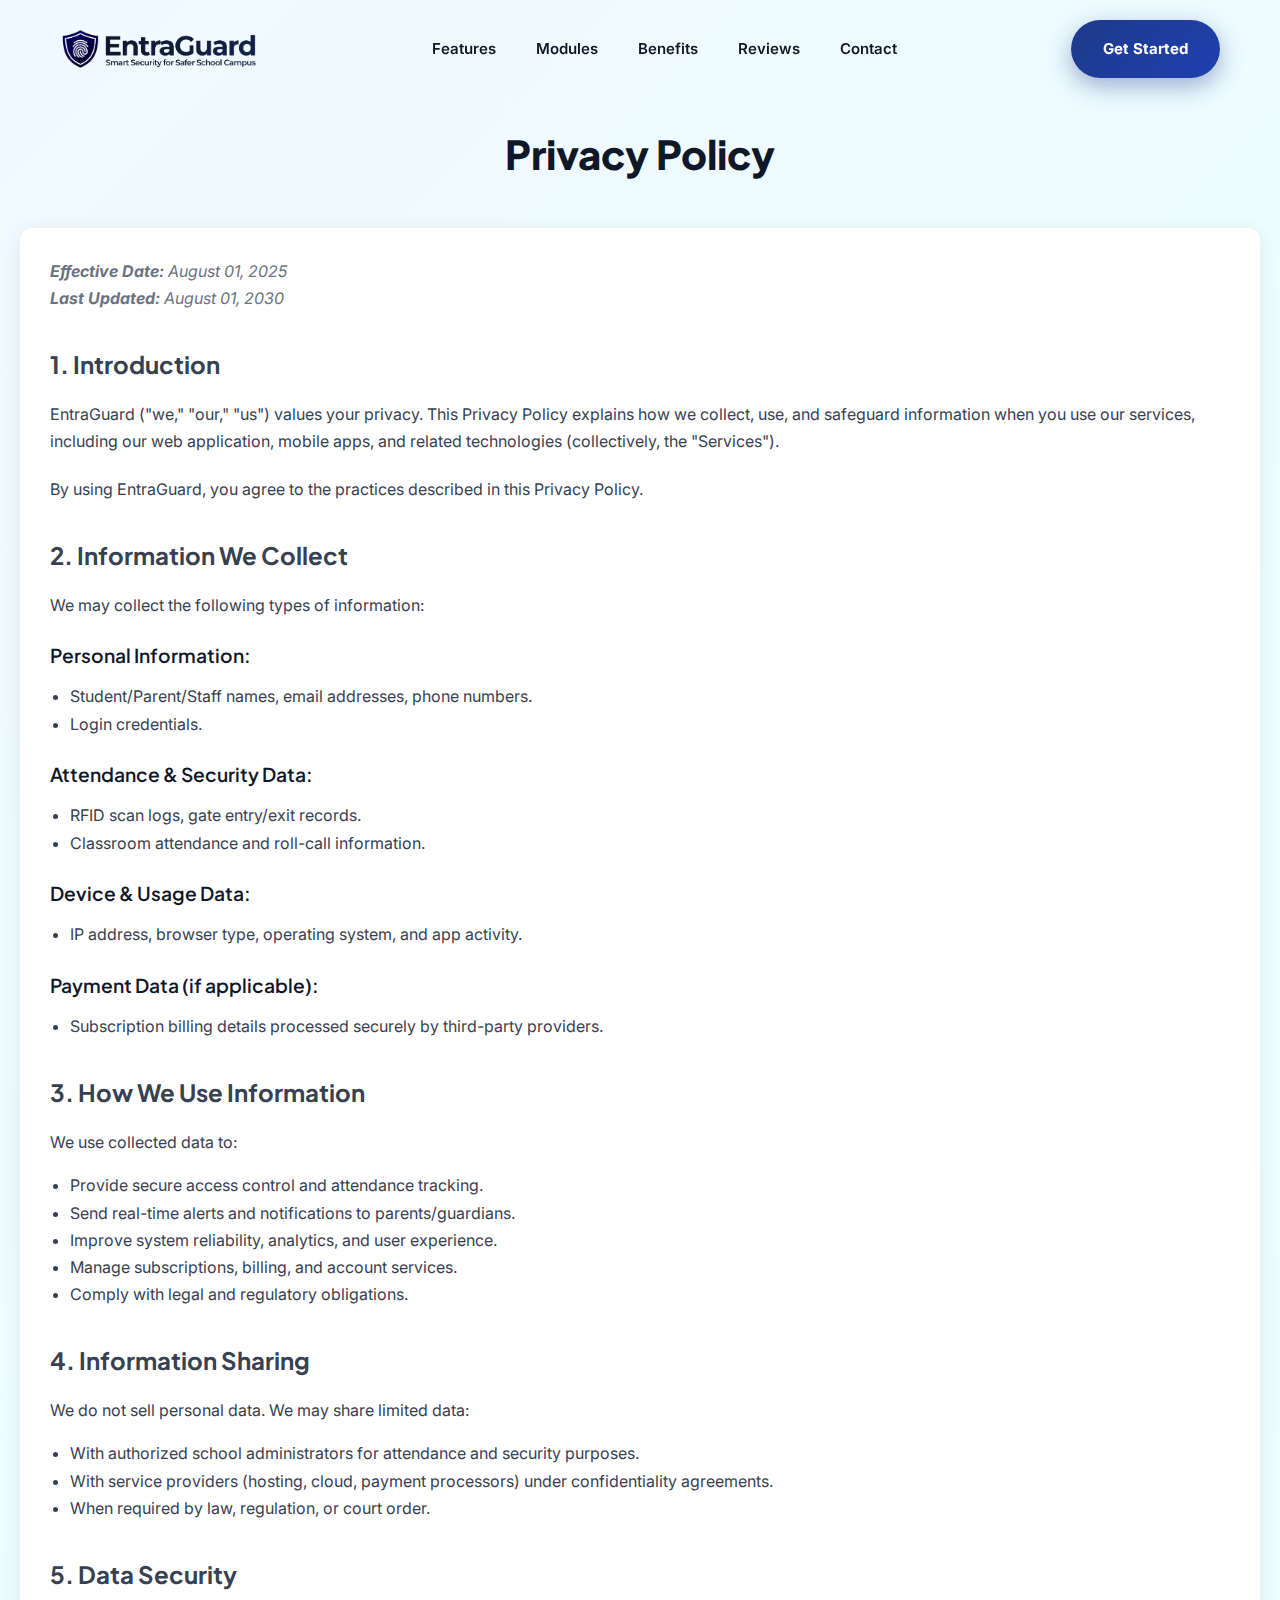
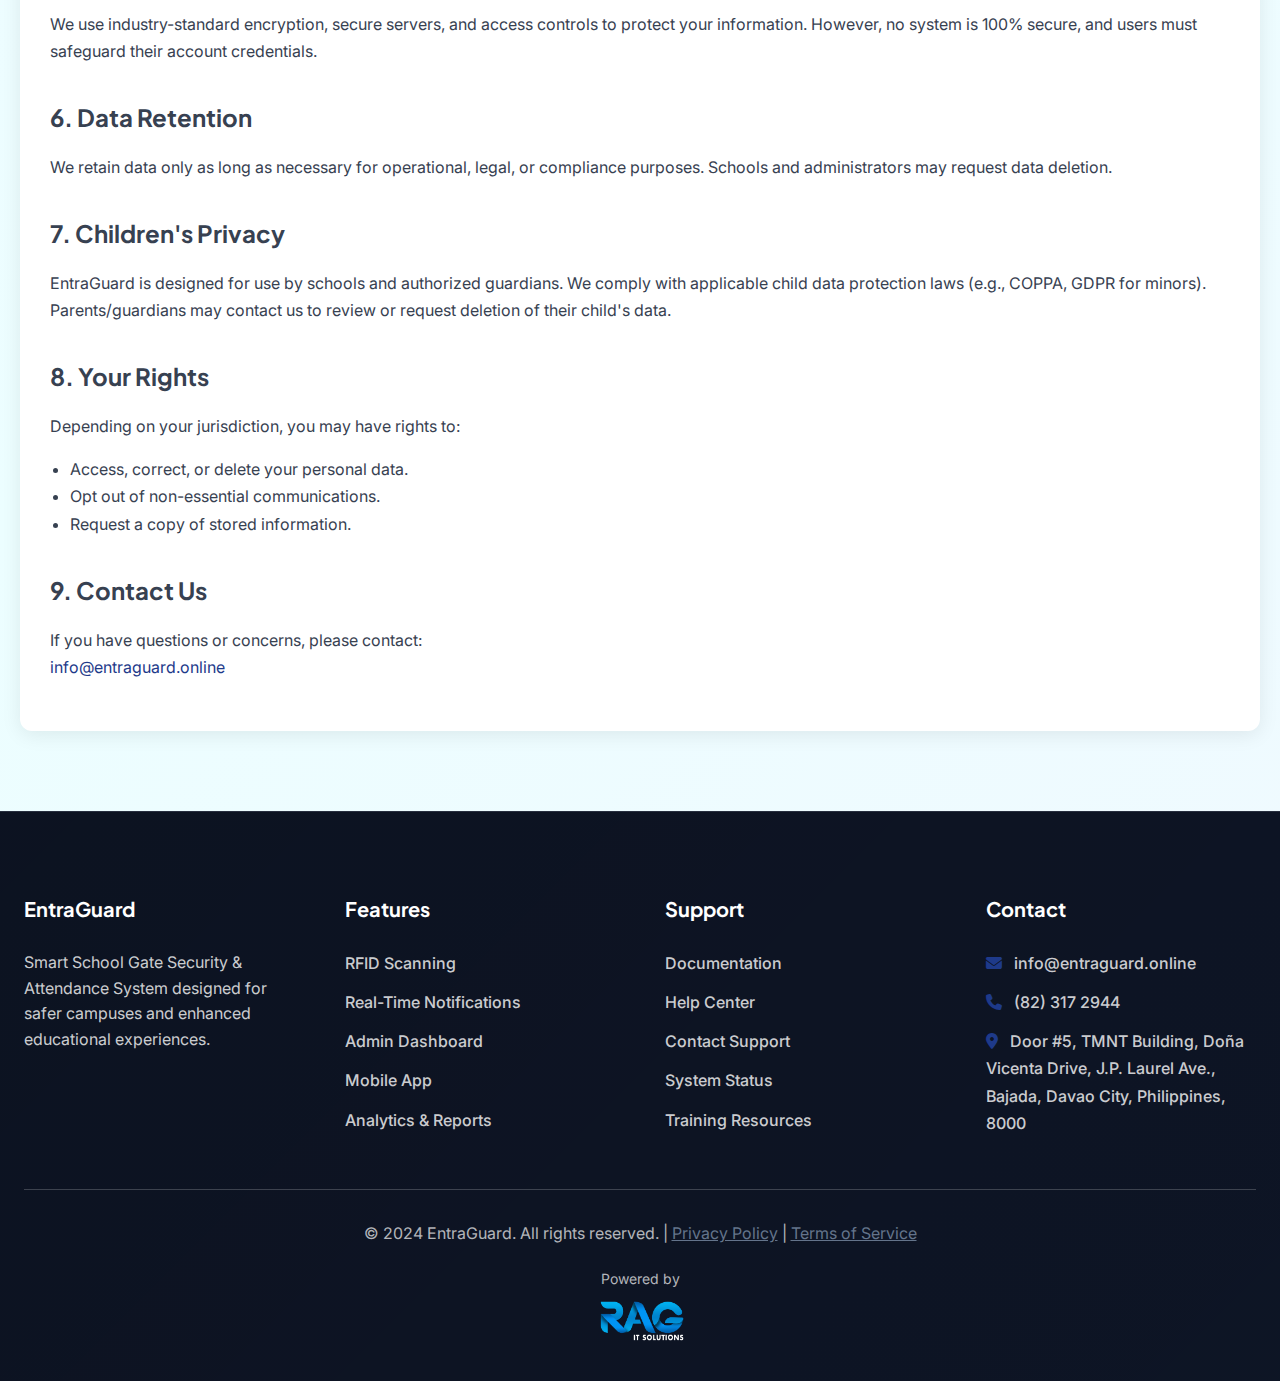
<file: privacy-policy.html>
<!DOCTYPE html>
<html lang="en">

<head>
  <meta charset="UTF-8" />
  <meta name="viewport" content="width=device-width, initial-scale=1.0" />
  <title>EntraGuard - Smart School Gate Security & Attendance System</title>

  <!-- SEO Meta Tags -->
  <meta name="description"
    content="EntraGuard is an advanced smart school gate security and attendance tracking system. Enhance campus safety with real-time monitoring, automated access control, and comprehensive attendance management for schools." />
  <meta name="keywords"
    content="school security system, attendance tracking, smart gate, campus safety, access control, student monitoring, school management software, educational technology, security solutions" />
  <meta name="author" content="EntraGuard" />
  <meta name="robots" content="index, follow" />
  <meta name="language" content="English" />

  <!-- Open Graph / Facebook -->
  <meta property="og:type" content="website" />
  <meta property="og:url" content="https://entraguard.com/" />
  <meta property="og:title" content="EntraGuard - Smart School Gate Security & Attendance System" />
  <meta property="og:description"
    content="Advanced smart school gate security and attendance tracking system. Enhance campus safety with real-time monitoring and automated access control." />
  <meta property="og:image" content="https://entraguard.com/assets/og-image.jpg" />
  <meta property="og:site_name" content="EntraGuard" />

  <!-- Twitter -->
  <meta property="twitter:card" content="summary_large_image" />
  <meta property="twitter:url" content="https://entraguard.com/" />
  <meta property="twitter:title" content="EntraGuard - Smart School Gate Security & Attendance System" />
  <meta property="twitter:description"
    content="Advanced smart school gate security and attendance tracking system. Enhance campus safety with real-time monitoring and automated access control." />
  <meta property="twitter:image" content="https://entraguard.com/assets/twitter-image.jpg" />

  <!-- Additional Meta Tags -->
  <meta name="theme-color" content="#1e3a8a" />
  <meta name="apple-mobile-web-app-capable" content="yes" />
  <meta name="apple-mobile-web-app-status-bar-style" content="default" />
  <meta name="apple-mobile-web-app-title" content="EntraGuard" />

  <!-- Canonical URL -->
  <link rel="icon" type="image/x-icon" href="images/favicon.ico">
  <link rel="canonical" href="https://entraguard.com/" />
  <link rel="stylesheet" href="https://cdnjs.cloudflare.com/ajax/libs/font-awesome/6.1.2/css/all.min.css" />
  <link rel="stylesheet" href="https://site-assets.fontawesome.com/releases/v6.1.2/css/all.css" />
  <link rel="preconnect" href="https://fonts.googleapis.com" />
  <link rel="preconnect" href="https://fonts.gstatic.com" crossorigin />
  <link href="https://fonts.googleapis.com/css2?family=Inter:wght@300;400;500;600;700;800;900&display=swap"
    rel="stylesheet" />
  <link href="https://fonts.googleapis.com/css2?family=Plus+Jakarta+Sans:wght@300;400;500;600;700;800&display=swap"
    rel="stylesheet" />
    <link rel="stylesheet" href="css/styles.css">
</head>

<body>
  <!-- Navigation -->
  <nav role="navigation" aria-label="Main navigation">
    <div class="nav-container">
      <a href="index.html" class="logo" aria-label="EntraGuard home">
        <img src="images/logo.png" alt="EntraGuard Logo" />
      </a>
      <ul class="nav-links" role="menubar" aria-label="Main menu">
        <li role="none"><a href="index.html#features" role="menuitem">Features</a></li>
        <li role="none"><a href="index.html#modules" role="menuitem">Modules</a></li>
        <li role="none"><a href="index.html#benefits" role="menuitem">Benefits</a></li>
        <li role="none"><a href="index.html#testimonials" role="menuitem">Reviews</a></li>
        <li role="none"><a href="index.html#contact" role="menuitem">Contact</a></li>
      </ul>
      <a href="index.html#contact" class="cta-btn" aria-label="Get started with EntraGuard">Get Started</a>
      <button class="mobile-menu-btn" id="mobileMenuBtn" aria-label="Open mobile menu" aria-expanded="false"
        aria-controls="mobileSidebar">
        <i class="fas fa-bars" aria-hidden="true"></i>
      </button>
    </div>
  </nav>

  <!-- Mobile Sidebar -->
  <div class="sidebar-overlay" id="sidebarOverlay" aria-hidden="true"></div>
  <div class="mobile-sidebar" id="mobileSidebar" role="dialog" aria-modal="true" aria-labelledby="mobile-menu-title"
    aria-hidden="true">
    <div class="mobile-sidebar-header">
      <a href="index.html" class="mobile-sidebar-logo" aria-label="EntraGuard home">
        <img src="images/logo.png" alt="EntraGuard Logo" />
      </a>
      <button class="mobile-close-btn" id="mobileCloseBtn" aria-label="Close mobile menu">
        <i class="fas fa-times" aria-hidden="true"></i>
      </button>
    </div>

    <div class="mobile-sidebar-content">
      <nav role="navigation" aria-label="Mobile navigation" style="position: relative;">
        <ul class="mobile-nav-links" role="menu">
          <li role="none"><a href="index.html#features" class="mobile-nav-link" role="menuitem">Features</a></li>
          <li role="none"><a href="index.html#modules" class="mobile-nav-link" role="menuitem">Modules</a></li>
          <li role="none"><a href="index.html#benefits" class="mobile-nav-link" role="menuitem">Benefits</a></li>
          <li role="none"><a href="index.html#testimonials" class="mobile-nav-link" role="menuitem">Reviews</a></li>
          <li role="none"><a href="index.html#contact" class="mobile-nav-link" role="menuitem">Contact</a></li>
        </ul>
        <a href="index.html#contact" class="mobile-cta-btn" aria-label="Get started with EntraGuard">Get Started</a>
      </nav>

    </div>
  </div>

  <!-- Privacy Policy Content -->
  <main>
    <section class="privacy-policy-section" style="padding: 120px 0 80px;">
      <div class="container" style="margin: 0 auto; padding: 0 20px;">
        <h1 style="font-size: 2.5rem; font-weight: 800; color: var(--primary-blue); text-align: center; margin-bottom: 40px;">Privacy Policy</h1>
        
        <div style="background: white; padding: 30px; border-radius: 12px; box-shadow: 0 4px 20px rgba(0,0,0,0.08); line-height: 1.7; color: #374151;">
          <p style="margin-bottom: 20px; font-style: italic; color: #6b7280;">
            <strong>Effective Date:</strong> August 01, 2025<br>
            <strong>Last Updated:</strong> August 01, 2030
          </p>

          <h2 style="font-size: 1.5rem; font-weight: 700; color: var(--primary-blue); margin: 32px 0 16px 0;">1. Introduction</h2>
          <p style="margin-bottom: 20px;">
            EntraGuard ("we," "our," "us") values your privacy. This Privacy Policy explains how we collect, use, and safeguard information when you use our services, including our web application, mobile apps, and related technologies (collectively, the "Services").
          </p>
          <p style="margin-bottom: 20px;">
            By using EntraGuard, you agree to the practices described in this Privacy Policy.
          </p>

          <h2 style="font-size: 1.5rem; font-weight: 700; color: var(--primary-blue); margin: 32px 0 16px 0;">2. Information We Collect</h2>
          <p style="margin-bottom: 16px;">We may collect the following types of information:</p>
          
          <h3 style="font-size: 1.2rem; font-weight: 600; color: var(--text-dark); margin: 20px 0 12px 0;">Personal Information:</h3>
          <ul style="margin-bottom: 20px; padding-left: 20px;">
            <li>Student/Parent/Staff names, email addresses, phone numbers.</li>
            <li>Login credentials.</li>
          </ul>

          <h3 style="font-size: 1.2rem; font-weight: 600; color: var(--text-dark); margin: 20px 0 12px 0;">Attendance & Security Data:</h3>
          <ul style="margin-bottom: 20px; padding-left: 20px;">
            <li>RFID scan logs, gate entry/exit records.</li>
            <li>Classroom attendance and roll-call information.</li>
          </ul>

          <h3 style="font-size: 1.2rem; font-weight: 600; color: var(--text-dark); margin: 20px 0 12px 0;">Device & Usage Data:</h3>
          <ul style="margin-bottom: 20px; padding-left: 20px;">
            <li>IP address, browser type, operating system, and app activity.</li>
          </ul>

          <h3 style="font-size: 1.2rem; font-weight: 600; color: var(--text-dark); margin: 20px 0 12px 0;">Payment Data (if applicable):</h3>
          <ul style="margin-bottom: 20px; padding-left: 20px;">
            <li>Subscription billing details processed securely by third-party providers.</li>
          </ul>

          <h2 style="font-size: 1.5rem; font-weight: 700; color: var(--primary-blue); margin: 32px 0 16px 0;">3. How We Use Information</h2>
          <p style="margin-bottom: 16px;">We use collected data to:</p>
          <ul style="margin-bottom: 20px; padding-left: 20px;">
            <li>Provide secure access control and attendance tracking.</li>
            <li>Send real-time alerts and notifications to parents/guardians.</li>
            <li>Improve system reliability, analytics, and user experience.</li>
            <li>Manage subscriptions, billing, and account services.</li>
            <li>Comply with legal and regulatory obligations.</li>
          </ul>

          <h2 style="font-size: 1.5rem; font-weight: 700; color: var(--primary-blue); margin: 32px 0 16px 0;">4. Information Sharing</h2>
          <p style="margin-bottom: 16px;">We do not sell personal data. We may share limited data:</p>
          <ul style="margin-bottom: 20px; padding-left: 20px;">
            <li>With authorized school administrators for attendance and security purposes.</li>
            <li>With service providers (hosting, cloud, payment processors) under confidentiality agreements.</li>
            <li>When required by law, regulation, or court order.</li>
          </ul>

          <h2 style="font-size: 1.5rem; font-weight: 700; color: var(--primary-blue); margin: 32px 0 16px 0;">5. Data Security</h2>
          <p style="margin-bottom: 20px;">
            We use industry-standard encryption, secure servers, and access controls to protect your information. However, no system is 100% secure, and users must safeguard their account credentials.
          </p>

          <h2 style="font-size: 1.5rem; font-weight: 700; color: var(--primary-blue); margin: 32px 0 16px 0;">6. Data Retention</h2>
          <p style="margin-bottom: 20px;">
            We retain data only as long as necessary for operational, legal, or compliance purposes. Schools and administrators may request data deletion.
          </p>

          <h2 style="font-size: 1.5rem; font-weight: 700; color: var(--primary-blue); margin: 32px 0 16px 0;">7. Children's Privacy</h2>
          <p style="margin-bottom: 20px;">
            EntraGuard is designed for use by schools and authorized guardians. We comply with applicable child data protection laws (e.g., COPPA, GDPR for minors). Parents/guardians may contact us to review or request deletion of their child's data.
          </p>

          <h2 style="font-size: 1.5rem; font-weight: 700; color: var(--primary-blue); margin: 32px 0 16px 0;">8. Your Rights</h2>
          <p style="margin-bottom: 16px;">Depending on your jurisdiction, you may have rights to:</p>
          <ul style="margin-bottom: 20px; padding-left: 20px;">
            <li>Access, correct, or delete your personal data.</li>
            <li>Opt out of non-essential communications.</li>
            <li>Request a copy of stored information.</li>
          </ul>

          <h2 style="font-size: 1.5rem; font-weight: 700; color: var(--primary-blue); margin: 32px 0 16px 0;">9. Contact Us</h2>
          <p style="margin-bottom: 20px;">
            If you have questions or concerns, please contact:<br>
            <a href="mailto:info@entraguard.online" style="color: var(--royal-blue); text-decoration: none;">info@entraguard.online</a>
          </p>
        </div>
      </div>
    </section>
  </main>

  <!-- Footer -->
  <footer role="contentinfo" aria-label="Site footer">
    <div class="container">
      <div class="footer-content">
        <div class="footer-section">
          <h3>EntraGuard</h3>
          <p style="color: #ffffffcc; line-height: 1.6; margin-top: 16px">
            Smart School Gate Security & Attendance System designed for safer
            campuses and enhanced educational experiences.
          </p>
        </div>

        <div class="footer-section">
          <h3>Features</h3>
          <ul>
            <li><a href="#">RFID Scanning</a></li>
            <li><a href="#">Real-Time Notifications</a></li>
            <li><a href="#">Admin Dashboard</a></li>
            <li><a href="#">Mobile App</a></li>
            <li><a href="#">Analytics & Reports</a></li>
          </ul>
        </div>

        <div class="footer-section">
          <h3>Support</h3>
          <ul>
            <li><a href="#">Documentation</a></li>
            <li><a href="#">Help Center</a></li>
            <li><a href="#">Contact Support</a></li>
            <li><a href="#">System Status</a></li>
            <li><a href="#">Training Resources</a></li>
          </ul>
        </div>

       <div class="footer-section">
          <h3>Contact</h3>
          <ul style="list-style: none">
            <li style="margin-bottom: 12px">
              <a href="#">
                <i class="fas fa-envelope" style="margin-right: 8px; color: var(--royal-blue)"></i>
                info@entraguard.online
              </a>
            </li>
            <li style="margin-bottom: 12px">
              <a href="#">
                <i class="fas fa-phone" style="margin-right: 8px; color: var(--royal-blue)"></i>
                (82) 317 2944
              </a>
            </li>
            <li style="margin-bottom: 12px">
              <a href="#">
                <i class="fas fa-map-marker-alt" style="margin-right: 8px; color: var(--royal-blue)"></i>
                Door #5, TMNT Building, Doña Vicenta Drive, J.P. Laurel Ave., Bajada, Davao City, Philippines, 8000
              </a>
            </li>
          </ul>
        </div>
      </div>

      <div class="footer-bottom">
        <p>
          &copy; 2024 EntraGuard. All rights reserved. |
          <a href="#" style="color: var(--text-gray)">Privacy Policy</a> |
          <a href="/terms-of-service.html" style="color: var(--text-gray)">Terms of Service</a>
        </p>
        <p style="margin-top: 20px; margin-bottom: 10px; font-size: 14px">
          Powered by
        </p>
        <a href="https://www.ragph.com/" style="text-decoration: none">
          <img src="images/rag.png" alt="RAG Logo" style="height: 40px; vertical-align: middle; margin-left: 4px" />
        </a>
      </div>
    </div>
  </footer>

  <script>
    // Smooth scrolling for navigation links
    document.querySelectorAll('a[href^="#"]').forEach((anchor) => {
      anchor.addEventListener("click", function (e) {
        e.preventDefault();
        const target = document.querySelector(this.getAttribute("href"));
        if (target) {
          target.scrollIntoView({
            behavior: "smooth",
            block: "start",
          });
        }
      });
    });

    // Throttled scroll handler for better performance
    let ticking = false;

    function updateScrollEffects() {
      const scrollY = window.scrollY;
      const scrollPercent = (scrollY / (document.documentElement.scrollHeight - window.innerHeight)) * 100;

      // Navigation scroll effect
      const nav = document.querySelector("nav");
      if (nav) {
        if (scrollY > 50) {
          nav.classList.add("scrolled");
        } else {
          nav.classList.remove("scrolled");
        }
      }

      // Parallax effect for hero background elements
      const parallaxElements = document.querySelectorAll(".hero::before, .hero::after");
      parallaxElements.forEach((element, index) => {
        const speed = index === 0 ? 0.5 : -0.3;
        element.style.transform = `translateY(${scrollY * speed}px)`;
      });

      // Dynamic background color changes
      const hue = Math.floor(250 + scrollPercent * 0.5);
      document.documentElement.style.setProperty("--dynamic-bg", `hsl(${hue}, 70%, 98%)`);

      ticking = false;
    }

    function requestTick() {
      if (!ticking) {
        requestAnimationFrame(updateScrollEffects);
        ticking = true;
      }
    }

    window.addEventListener("scroll", requestTick, { passive: true });

    // Enhanced animation observer with intersection
    const observerOptions = {
      threshold: 0.15,
      rootMargin: "0px 0px -80px 0px",
    };

    const observer = new IntersectionObserver(function (entries) {
      entries.forEach((entry, index) => {
        if (entry.isIntersecting) {
          // Add staggered animation delay based on element position
          const delay =
            Array.from(entry.target.parentNode.children).indexOf(
              entry.target
            ) * 150;

          setTimeout(() => {
            entry.target.style.opacity = "1";
            entry.target.style.transform =
              "translateY(0) translateX(0) scale(1)";

            // Add specific animation classes based on element type
            if (entry.target.classList.contains("feature-card")) {
              entry.target.style.animation =
                "fadeInUp 0.8s cubic-bezier(0.4, 0, 0.2, 1) forwards";
            } else if (entry.target.classList.contains("module-card")) {
              entry.target.style.animation =
                "fadeInUp 0.8s cubic-bezier(0.4, 0, 0.2, 1) forwards";
            } else if (entry.target.classList.contains("benefit-item")) {
              entry.target.style.animation =
                "fadeInUp 0.6s cubic-bezier(0.4, 0, 0.2, 1) forwards";
            } else if (entry.target.classList.contains("stakeholder-card")) {
              entry.target.style.animation =
                "fadeInUp 0.6s cubic-bezier(0.4, 0, 0.2, 1) forwards";
            } else if (entry.target.classList.contains("pricing-card")) {
              entry.target.style.animation =
                "fadeInUp 0.8s cubic-bezier(0.4, 0, 0.2, 1) forwards";
            } else if (entry.target.classList.contains("testimonial-card")) {
              entry.target.style.animation =
                "fadeInUp 0.7s cubic-bezier(0.4, 0, 0.2, 1) forwards";
            } else if (entry.target.classList.contains("section-title")) {
              entry.target.classList.add("animate-in");
              // Animate subtitle after title with delay
              setTimeout(() => {
                const subtitle = entry.target.nextElementSibling;
                if (subtitle && subtitle.classList.contains("section-subtitle")) {
                  subtitle.classList.add("animate-in");
                }
              }, 200);
            } else if (entry.target.classList.contains("section-subtitle")) {
              // Only animate if not already animated by title
              if (!entry.target.classList.contains("animate-in")) {
                entry.target.classList.add("animate-in");
              }
            }

            // Icons remain static after animation
          }, delay);
        }
      });
    }, observerOptions);

    // Initialize elements for animation
    document
      .querySelectorAll(
        ".feature-card, .module-card, .benefit-item, .stakeholder-card, .pricing-card, .testimonial-card, .section-title, .section-subtitle"
      )
      .forEach((el) => {
        el.style.opacity = "0";
        el.style.transform = "translateY(50px)";
        el.style.transition = "all 0.8s cubic-bezier(0.4, 0, 0.2, 1)";
        observer.observe(el);
      });

    // Enhanced stats animation with counting effect
    const statsObserver = new IntersectionObserver(
      function (entries) {
        entries.forEach((entry) => {
          if (
            entry.isIntersecting &&
            !entry.target.classList.contains("animated")
          ) {
            entry.target.classList.add("animated");
            const statItems = entry.target.querySelectorAll(".stat-item h3");

            statItems.forEach((stat, index) => {
              setTimeout(() => {
                // Add pulsing effect
                stat.style.animation = "pulse 1s ease-in-out";

                // Counter animation for numbers
                const finalText = stat.textContent;
                if (!isNaN(parseFloat(finalText))) {
                  const finalNumber = parseFloat(finalText);
                  let currentNumber = 0;
                  const increment = finalNumber / 30;

                  const counter = setInterval(() => {
                    currentNumber += increment;
                    if (currentNumber >= finalNumber) {
                      stat.textContent = finalText;
                      clearInterval(counter);
                    } else {
                      stat.textContent = Math.floor(currentNumber).toString();
                    }
                  }, 50);
                }

                setTimeout(() => {
                  stat.style.animation = "";
                }, 1000);
              }, index * 200);
            });
          }
        });
      },
      { threshold: 0.5 }
    );

    // Pulse animation keyframes
    const pulseKeyframes = `
            @keyframes pulse {
                0% { transform: scale(1); }
                50% { transform: scale(1.1); }
                100% { transform: scale(1); }
            }
        `;
    const style = document.createElement("style");
    style.textContent = pulseKeyframes;
    document.head.appendChild(style);

    const statsSection = document.querySelector(".stats");
    if (statsSection) {
      statsObserver.observe(statsSection);
    }

    // Hero stats counter animation
    function animateHeroStats() {
      try {
        const heroStats = document.querySelectorAll(".hero-stat .number");

        if (heroStats.length === 0) {
          console.warn("No hero stats found for animation");
          return;
        }

        heroStats.forEach((stat, index) => {
          if (!stat) return;

          setTimeout(() => {
            try {
              // Add pulsing effect
              stat.style.animation = "pulse 1s ease-in-out";

              // Get target value from data attribute
              const targetText = stat.getAttribute("data-target");

              // Handle different stat types
              if (targetText === "99.9%") {
                // Animate percentage from 0 to 99.9
                let currentNumber = 0;
                const targetNumber = 99.9;
                const increment = targetNumber / 60;

                const counter = setInterval(() => {
                  currentNumber += increment;
                  if (currentNumber >= targetNumber) {
                    stat.textContent = targetText;
                    clearInterval(counter);
                  } else {
                    stat.textContent = currentNumber.toFixed(1) + "%";
                  }
                }, 25);
              } else if (targetText === "24/7") {
                // Animate 24/7 from 0/0
                let currentHour = 0;
                let currentDay = 0;

                const counter = setInterval(() => {
                  if (currentHour < 24) {
                    currentHour++;
                  } else if (currentDay < 7) {
                    currentDay++;
                  }

                  if (currentHour >= 24 && currentDay >= 7) {
                    stat.textContent = targetText;
                    clearInterval(counter);
                  } else {
                    stat.textContent =
                      Math.min(currentHour, 24) + "/" + Math.min(currentDay, 7);
                  }
                }, 50);
              } else if (targetText === "500+") {
                // Animate schools count from 0 to 500
                let currentNumber = 0;
                const targetNumber = 500;
                const increment = targetNumber / 50;

                const counter = setInterval(() => {
                  currentNumber += increment;
                  if (currentNumber >= targetNumber) {
                    stat.textContent = targetText;
                    clearInterval(counter);
                  } else {
                    stat.textContent = Math.floor(currentNumber) + "+";
                  }
                }, 30);
              }

              setTimeout(() => {
                if (stat) {
                  stat.style.animation = "";
                }
              }, 1000);
            } catch (error) {
              console.warn("Error in stat animation:", error);
            }
          }, index * 300);
        });
      } catch (error) {
        console.warn("Error in animateHeroStats:", error);
      }
    }

    // Trigger hero stats animation after hero entrance animations complete
    setTimeout(() => {
      animateHeroStats();
    }, 1500); // Start after hero-stats entrance animation (1s + 0.5s buffer)

    // Mobile Sidebar Controller - Refactored for better maintainability
    class MobileSidebar {
      constructor() {
        this.menuBtn = document.getElementById("mobileMenuBtn");
        this.closeBtn = document.getElementById("mobileCloseBtn");
        this.sidebar = document.getElementById("mobileSidebar");
        this.overlay = document.getElementById("sidebarOverlay");
        this.navLinks = document.querySelectorAll(".mobile-nav-link");
        this.isOpen = false;
        
        this.init();
      }

      init() {
        if (!this.menuBtn || !this.sidebar || !this.overlay) {
          console.warn("Mobile sidebar elements not found");
          return;
        }
        
        this.bindEvents();
      }

      bindEvents() {
        // Open sidebar
        this.menuBtn.addEventListener("click", (e) => {
          e.preventDefault();
          this.open();
        });
        
        // Close sidebar
        if (this.closeBtn) {
          this.closeBtn.addEventListener("click", (e) => {
            e.preventDefault();
            this.close();
          });
        }
        
        // Close on overlay click
        this.overlay.addEventListener("click", () => this.close());
        
        // Close on nav link click
        this.navLinks.forEach(link => {
          link.addEventListener("click", () => this.close());
        });
        
        // Close on escape key
        document.addEventListener("keydown", (e) => {
          if (e.key === "Escape" && this.isOpen) {
            this.close();
          }
        });
        
        // Close on window resize (tablet/desktop)
        let resizeTimer;
        window.addEventListener("resize", () => {
          clearTimeout(resizeTimer);
          resizeTimer = setTimeout(() => {
            if (window.innerWidth > 768 && this.isOpen) {
              this.close();
            }
          }, 100);
        });
      }

      open() {
        if (this.isOpen) return;
        
        try {
          this.sidebar.classList.add("active");
          this.overlay.classList.add("active");
          document.body.style.overflow = "hidden";
          this.isOpen = true;
          
          // Update ARIA attributes for accessibility
          this.sidebar.setAttribute("aria-hidden", "false");
          this.menuBtn.setAttribute("aria-expanded", "true");
          this.overlay.setAttribute("aria-hidden", "false");
          
          // Focus management
          this.closeBtn?.focus();
        } catch (error) {
          console.warn("Error opening mobile sidebar:", error);
        }
      }

      close() {
        if (!this.isOpen) return;
        
        try {
          this.sidebar.classList.remove("active");
          this.overlay.classList.remove("active");
          document.body.style.overflow = "";
          this.isOpen = false;
          
          // Update ARIA attributes for accessibility
          this.sidebar.setAttribute("aria-hidden", "true");
          this.menuBtn.setAttribute("aria-expanded", "false");
          this.overlay.setAttribute("aria-hidden", "true");
          
          // Return focus to menu button
          this.menuBtn.focus();
        } catch (error) {
          console.warn("Error closing mobile sidebar:", error);
        }
      }
    }

    // Initialize Mobile Sidebar when DOM is ready
    if (document.readyState === 'loading') {
      document.addEventListener('DOMContentLoaded', () => new MobileSidebar());
    } else {
      new MobileSidebar();
    }

    // Enhanced hover effects for cards
    document
      .querySelectorAll(
        ".feature-card, .module-card, .benefit-item, .stakeholder-card, .testimonial-card"
      )
      .forEach((card) => {
        card.addEventListener("mouseenter", function () {
          if (
            this.classList.contains("benefit-item") ||
            this.classList.contains("stakeholder-card") ||
            this.classList.contains("testimonial-card")
          ) {
            this.style.transform = "translateY(-8px) scale(1.02)";
          } else {
            this.style.transform = "translateY(-15px) scale(1.02)";
          }
        });

        card.addEventListener("mouseleave", function () {
          this.style.transform = "translateY(0) scale(1)";
        });
      });


    // Add loading animation for the page
    window.addEventListener("load", function () {
      document.body.style.opacity = "0";
      document.body.style.transition = "opacity 0.5s ease";

      setTimeout(() => {
        document.body.style.opacity = "1";
      }, 100);
    });


    // CTA Section Scroll Animation
    const ctaObserver = new IntersectionObserver((entries) => {
      entries.forEach(entry => {
        if (entry.isIntersecting) {
          const ctaContent = entry.target.querySelector('.cta-content');
          const ctaImage = entry.target.querySelector('.cta-image img');

          if (ctaContent && !ctaContent.classList.contains('animate')) {
            ctaContent.classList.add('animate');
          }

          if (ctaImage && !ctaImage.style.animationName) {
            ctaImage.style.opacity = '0';
            ctaImage.style.transform = 'translateY(30px) scale(0.9)';
            ctaImage.style.animation = 'fadeInUp 1.2s cubic-bezier(0.4, 0, 0.2, 1) 0.3s forwards';
          }
        }
      });
    }, {
      threshold: 0.3,
      rootMargin: '0px 0px -50px 0px'
    });

    const ctaSection = document.querySelector('.cta-section');
    if (ctaSection) {
      ctaObserver.observe(ctaSection);
    }

  </script>
</body>

</html>
</file>
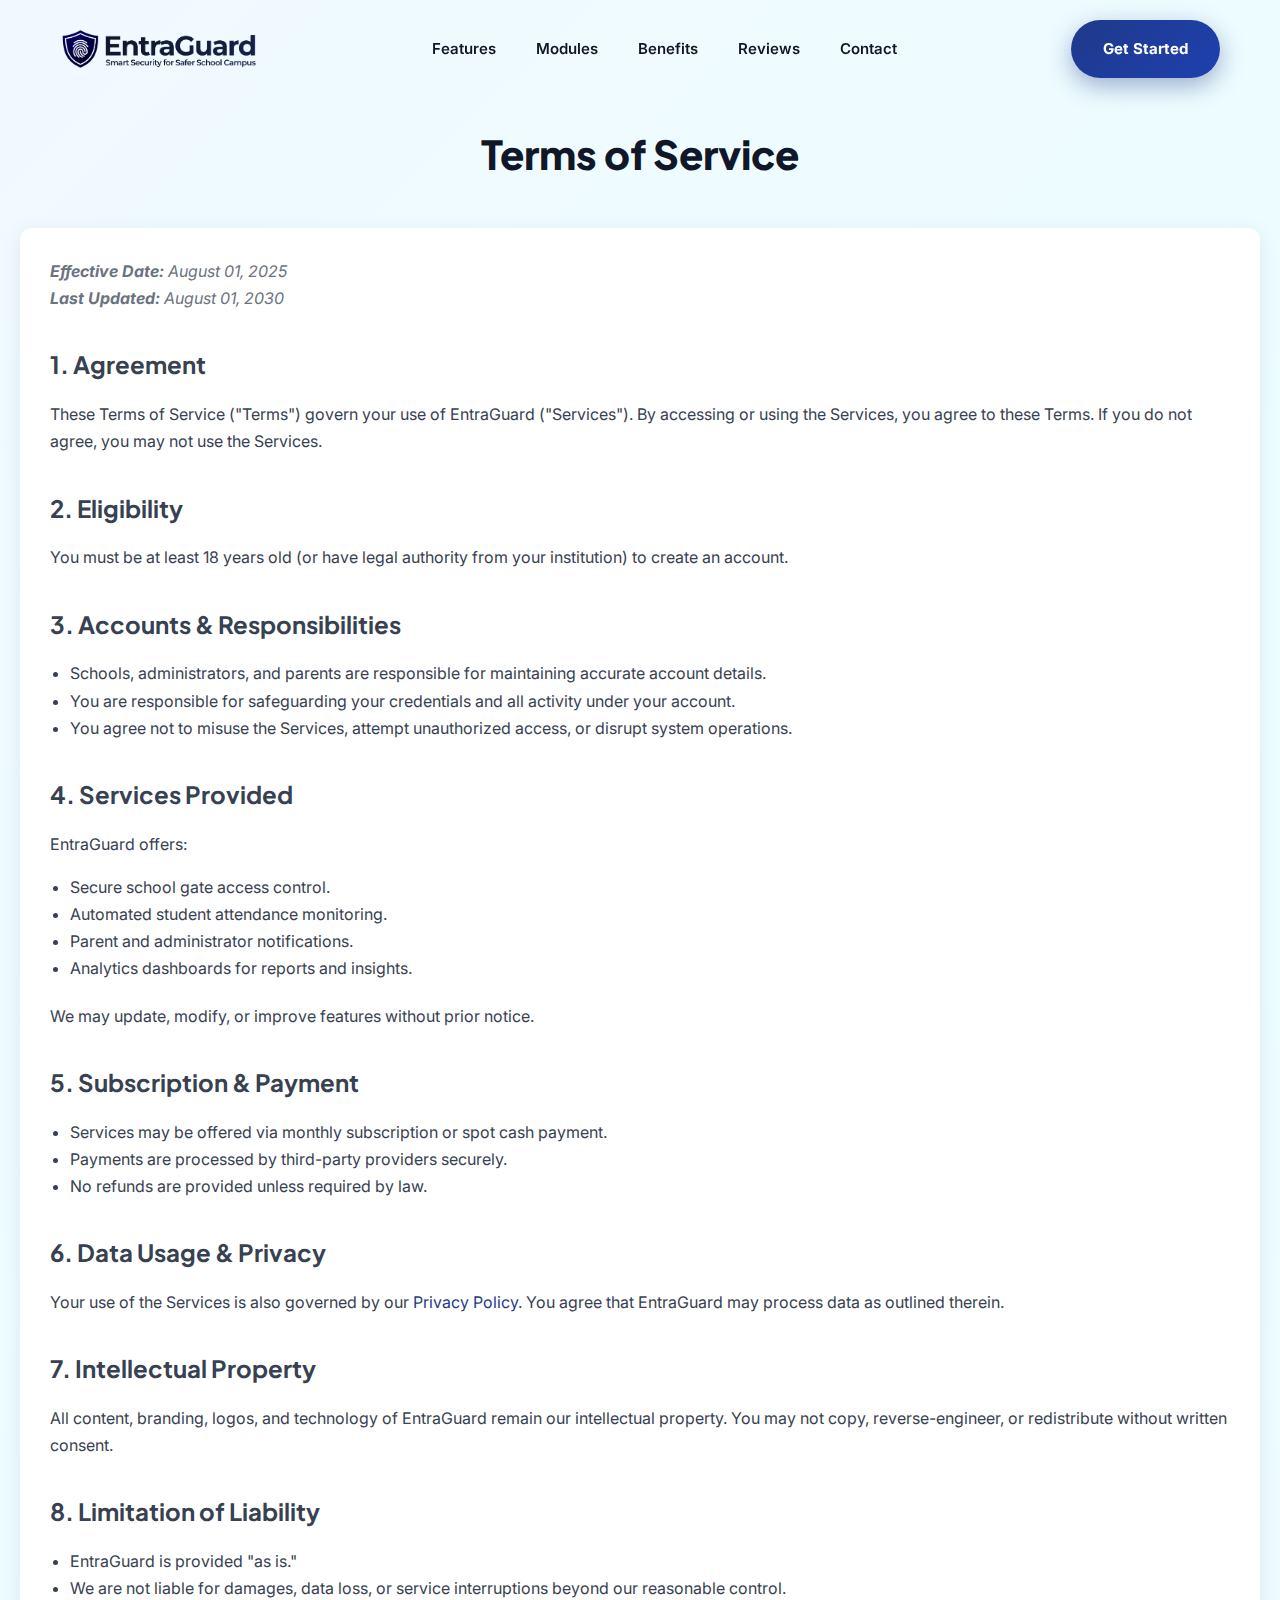
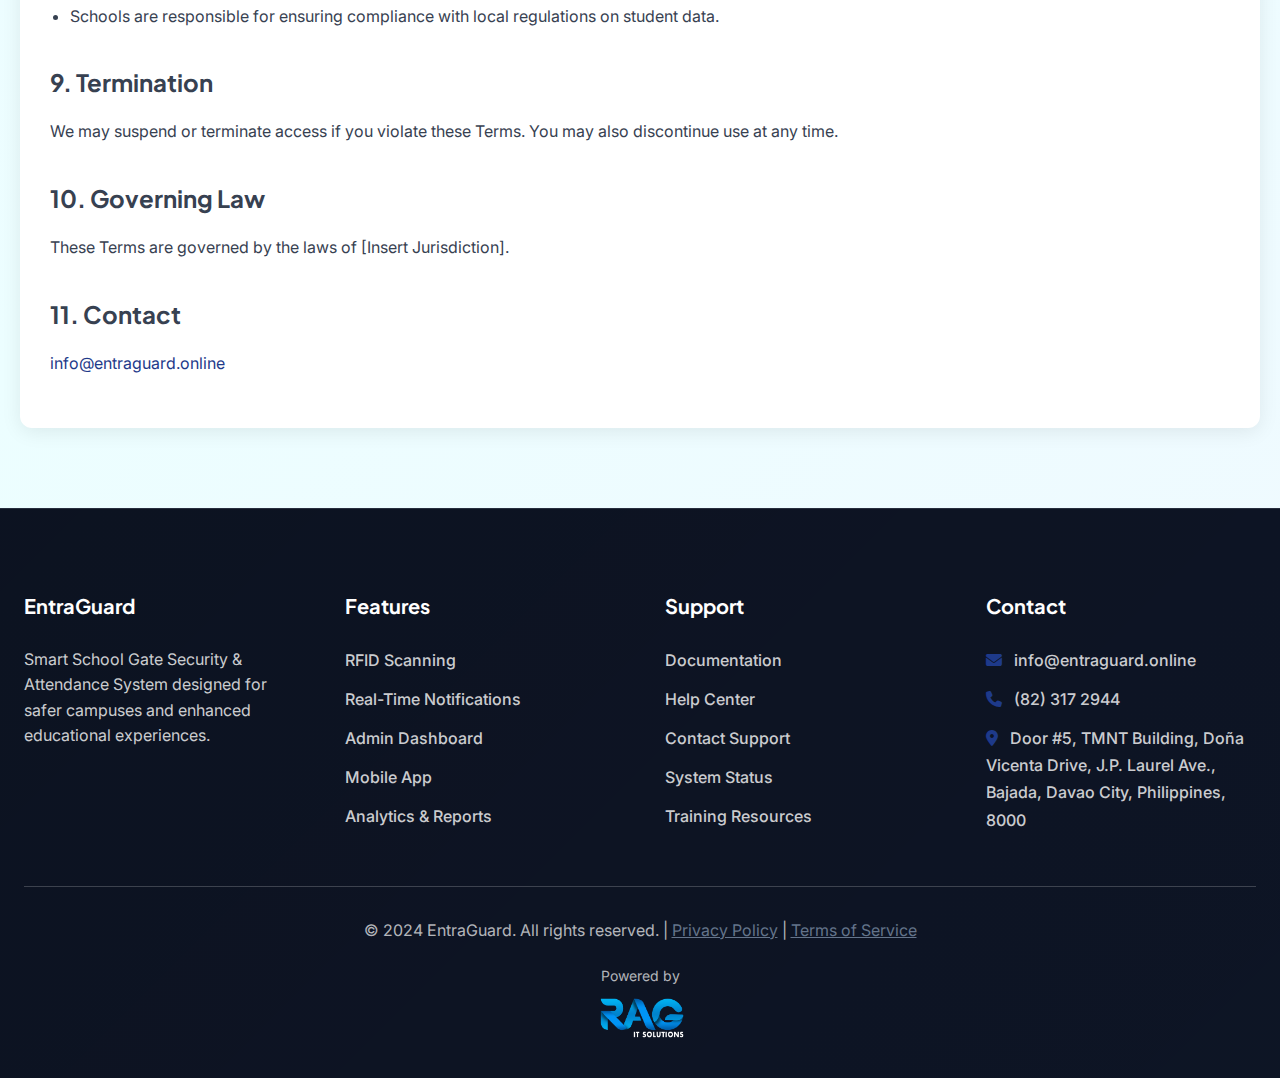
<file: terms-of-service.html>
<!DOCTYPE html>
<html lang="en">

<head>
  <meta charset="UTF-8" />
  <meta name="viewport" content="width=device-width, initial-scale=1.0" />
  <title>EntraGuard - Smart School Gate Security & Attendance System</title>

  <!-- SEO Meta Tags -->
  <meta name="description"
    content="EntraGuard is an advanced smart school gate security and attendance tracking system. Enhance campus safety with real-time monitoring, automated access control, and comprehensive attendance management for schools." />
  <meta name="keywords"
    content="school security system, attendance tracking, smart gate, campus safety, access control, student monitoring, school management software, educational technology, security solutions" />
  <meta name="author" content="EntraGuard" />
  <meta name="robots" content="index, follow" />
  <meta name="language" content="English" />

  <!-- Open Graph / Facebook -->
  <meta property="og:type" content="website" />
  <meta property="og:url" content="https://entraguard.com/" />
  <meta property="og:title" content="EntraGuard - Smart School Gate Security & Attendance System" />
  <meta property="og:description"
    content="Advanced smart school gate security and attendance tracking system. Enhance campus safety with real-time monitoring and automated access control." />
  <meta property="og:image" content="https://entraguard.com/assets/og-image.jpg" />
  <meta property="og:site_name" content="EntraGuard" />

  <!-- Twitter -->
  <meta property="twitter:card" content="summary_large_image" />
  <meta property="twitter:url" content="https://entraguard.com/" />
  <meta property="twitter:title" content="EntraGuard - Smart School Gate Security & Attendance System" />
  <meta property="twitter:description"
    content="Advanced smart school gate security and attendance tracking system. Enhance campus safety with real-time monitoring and automated access control." />
  <meta property="twitter:image" content="https://entraguard.com/assets/twitter-image.jpg" />

  <!-- Additional Meta Tags -->
  <meta name="theme-color" content="#1e3a8a" />
  <meta name="apple-mobile-web-app-capable" content="yes" />
  <meta name="apple-mobile-web-app-status-bar-style" content="default" />
  <meta name="apple-mobile-web-app-title" content="EntraGuard" />

  <!-- Canonical URL -->
  <link rel="icon" type="image/x-icon" href="images/favicon.ico">
  <link rel="canonical" href="https://entraguard.com/" />
  <link rel="stylesheet" href="https://cdnjs.cloudflare.com/ajax/libs/font-awesome/6.1.2/css/all.min.css" />
  <link rel="stylesheet" href="https://site-assets.fontawesome.com/releases/v6.1.2/css/all.css" />
  <link rel="preconnect" href="https://fonts.googleapis.com" />
  <link rel="preconnect" href="https://fonts.gstatic.com" crossorigin />
  <link href="https://fonts.googleapis.com/css2?family=Inter:wght@300;400;500;600;700;800;900&display=swap"
    rel="stylesheet" />
  <link href="https://fonts.googleapis.com/css2?family=Plus+Jakarta+Sans:wght@300;400;500;600;700;800&display=swap"
    rel="stylesheet" />
    <link rel="stylesheet" href="css/styles.css">
</head>

<body>
  <!-- Navigation -->
  <nav role="navigation" aria-label="Main navigation">
    <div class="nav-container">
      <a href="index.html" class="logo" aria-label="EntraGuard home">
        <img src="images/logo.png" alt="EntraGuard Logo" />
      </a>
      <ul class="nav-links" role="menubar" aria-label="Main menu">
        <li role="none"><a href="index.html#features" role="menuitem">Features</a></li>
        <li role="none"><a href="index.html#modules" role="menuitem">Modules</a></li>
        <li role="none"><a href="index.html#benefits" role="menuitem">Benefits</a></li>
        <li role="none"><a href="index.html#testimonials" role="menuitem">Reviews</a></li>
        <li role="none"><a href="index.html#contact" role="menuitem">Contact</a></li>
      </ul>
      <a href="index.html#contact" class="cta-btn" aria-label="Get started with EntraGuard">Get Started</a>
      <button class="mobile-menu-btn" id="mobileMenuBtn" aria-label="Open mobile menu" aria-expanded="false"
        aria-controls="mobileSidebar">
        <i class="fas fa-bars" aria-hidden="true"></i>
      </button>
    </div>
  </nav>

  <!-- Mobile Sidebar -->
  <div class="sidebar-overlay" id="sidebarOverlay" aria-hidden="true"></div>
  <div class="mobile-sidebar" id="mobileSidebar" role="dialog" aria-modal="true" aria-labelledby="mobile-menu-title"
    aria-hidden="true">
    <div class="mobile-sidebar-header">
      <a href="index.html" class="mobile-sidebar-logo" aria-label="EntraGuard home">
        <img src="images/logo.png" alt="EntraGuard Logo" />
      </a>
      <button class="mobile-close-btn" id="mobileCloseBtn" aria-label="Close mobile menu">
        <i class="fas fa-times" aria-hidden="true"></i>
      </button>
    </div>

    <div class="mobile-sidebar-content">
      <nav role="navigation" aria-label="Mobile navigation" style="position: relative;">
        <ul class="mobile-nav-links" role="menu">
          <li role="none"><a href="index.html#features" class="mobile-nav-link" role="menuitem">Features</a></li>
          <li role="none"><a href="index.html#modules" class="mobile-nav-link" role="menuitem">Modules</a></li>
          <li role="none"><a href="index.html#benefits" class="mobile-nav-link" role="menuitem">Benefits</a></li>
          <li role="none"><a href="index.html#testimonials" class="mobile-nav-link" role="menuitem">Reviews</a></li>
          <li role="none"><a href="index.html#contact" class="mobile-nav-link" role="menuitem">Contact</a></li>
        </ul>
        <a href="index.html#contact" class="mobile-cta-btn" aria-label="Get started with EntraGuard">Get Started</a>
      </nav>

    </div>
  </div>

  <!-- Terms of Service Content -->
  <main>
    <section class="terms-section" style="padding: 120px 0 80px;">
      <div class="container" style="margin: 0 auto; padding: 0 20px;">
        <h1 style="font-size: 2.5rem; font-weight: 800; color: var(--primary-blue); text-align: center; margin-bottom: 40px;">Terms of Service</h1>
        
        <div style="background: white; padding: 30px; border-radius: 12px; box-shadow: 0 4px 20px rgba(0,0,0,0.08); line-height: 1.7; color: #374151;">
          <p style="margin-bottom: 20px; font-style: italic; color: #6b7280;">
            <strong>Effective Date:</strong> August 01, 2025<br>
            <strong>Last Updated:</strong> August 01, 2030
          </p>

          <h2 style="font-size: 1.5rem; font-weight: 700; color: var(--primary-blue); margin: 32px 0 16px 0;">1. Agreement</h2>
          <p style="margin-bottom: 20px;">
            These Terms of Service ("Terms") govern your use of EntraGuard ("Services"). By accessing or using the Services, you agree to these Terms. If you do not agree, you may not use the Services.
          </p>

          <h2 style="font-size: 1.5rem; font-weight: 700; color: var(--primary-blue); margin: 32px 0 16px 0;">2. Eligibility</h2>
          <p style="margin-bottom: 20px;">
            You must be at least 18 years old (or have legal authority from your institution) to create an account.
          </p>

          <h2 style="font-size: 1.5rem; font-weight: 700; color: var(--primary-blue); margin: 32px 0 16px 0;">3. Accounts & Responsibilities</h2>
          <ul style="margin-bottom: 20px; padding-left: 20px;">
            <li>Schools, administrators, and parents are responsible for maintaining accurate account details.</li>
            <li>You are responsible for safeguarding your credentials and all activity under your account.</li>
            <li>You agree not to misuse the Services, attempt unauthorized access, or disrupt system operations.</li>
          </ul>

          <h2 style="font-size: 1.5rem; font-weight: 700; color: var(--primary-blue); margin: 32px 0 16px 0;">4. Services Provided</h2>
          <p style="margin-bottom: 16px;">EntraGuard offers:</p>
          <ul style="margin-bottom: 20px; padding-left: 20px;">
            <li>Secure school gate access control.</li>
            <li>Automated student attendance monitoring.</li>
            <li>Parent and administrator notifications.</li>
            <li>Analytics dashboards for reports and insights.</li>
          </ul>
          <p style="margin-bottom: 20px;">
            We may update, modify, or improve features without prior notice.
          </p>

          <h2 style="font-size: 1.5rem; font-weight: 700; color: var(--primary-blue); margin: 32px 0 16px 0;">5. Subscription & Payment</h2>
          <ul style="margin-bottom: 20px; padding-left: 20px;">
            <li>Services may be offered via monthly subscription or spot cash payment.</li>
            <li>Payments are processed by third-party providers securely.</li>
            <li>No refunds are provided unless required by law.</li>
          </ul>

          <h2 style="font-size: 1.5rem; font-weight: 700; color: var(--primary-blue); margin: 32px 0 16px 0;">6. Data Usage & Privacy</h2>
          <p style="margin-bottom: 20px;">
            Your use of the Services is also governed by our <a href="privacy-policy.html" style="color: var(--royal-blue); text-decoration: none;">Privacy Policy</a>. You agree that EntraGuard may process data as outlined therein.
          </p>

          <h2 style="font-size: 1.5rem; font-weight: 700; color: var(--primary-blue); margin: 32px 0 16px 0;">7. Intellectual Property</h2>
          <p style="margin-bottom: 20px;">
            All content, branding, logos, and technology of EntraGuard remain our intellectual property. You may not copy, reverse-engineer, or redistribute without written consent.
          </p>

          <h2 style="font-size: 1.5rem; font-weight: 700; color: var(--primary-blue); margin: 32px 0 16px 0;">8. Limitation of Liability</h2>
          <ul style="margin-bottom: 20px; padding-left: 20px;">
            <li>EntraGuard is provided "as is."</li>
            <li>We are not liable for damages, data loss, or service interruptions beyond our reasonable control.</li>
            <li>Schools are responsible for ensuring compliance with local regulations on student data.</li>
          </ul>

          <h2 style="font-size: 1.5rem; font-weight: 700; color: var(--primary-blue); margin: 32px 0 16px 0;">9. Termination</h2>
          <p style="margin-bottom: 20px;">
            We may suspend or terminate access if you violate these Terms. You may also discontinue use at any time.
          </p>

          <h2 style="font-size: 1.5rem; font-weight: 700; color: var(--primary-blue); margin: 32px 0 16px 0;">10. Governing Law</h2>
          <p style="margin-bottom: 20px;">
            These Terms are governed by the laws of [Insert Jurisdiction].
          </p>

          <h2 style="font-size: 1.5rem; font-weight: 700; color: var(--primary-blue); margin: 32px 0 16px 0;">11. Contact</h2>
          <p style="margin-bottom: 20px;">
            <a href="mailto:info@entraguard.online" style="color: var(--royal-blue); text-decoration: none;">info@entraguard.online</a>
          </p>
        </div>
      </div>
    </section>
  </main>

  <!-- Footer -->
  <footer role="contentinfo" aria-label="Site footer">
    <div class="container">
      <div class="footer-content">
        <div class="footer-section">
          <h3>EntraGuard</h3>
          <p style="color: #ffffffcc; line-height: 1.6; margin-top: 16px">
            Smart School Gate Security & Attendance System designed for safer
            campuses and enhanced educational experiences.
          </p>
        </div>

        <div class="footer-section">
          <h3>Features</h3>
          <ul>
            <li><a href="#">RFID Scanning</a></li>
            <li><a href="#">Real-Time Notifications</a></li>
            <li><a href="#">Admin Dashboard</a></li>
            <li><a href="#">Mobile App</a></li>
            <li><a href="#">Analytics & Reports</a></li>
          </ul>
        </div>

        <div class="footer-section">
          <h3>Support</h3>
          <ul>
            <li><a href="#">Documentation</a></li>
            <li><a href="#">Help Center</a></li>
            <li><a href="#">Contact Support</a></li>
            <li><a href="#">System Status</a></li>
            <li><a href="#">Training Resources</a></li>
          </ul>
        </div>

       <div class="footer-section">
          <h3>Contact</h3>
          <ul style="list-style: none">
            <li style="margin-bottom: 12px">
              <a href="#">
                <i class="fas fa-envelope" style="margin-right: 8px; color: var(--royal-blue)"></i>
                info@entraguard.online
              </a>
            </li>
            <li style="margin-bottom: 12px">
              <a href="#">
                <i class="fas fa-phone" style="margin-right: 8px; color: var(--royal-blue)"></i>
                (82) 317 2944
              </a>
            </li>
            <li style="margin-bottom: 12px">
              <a href="#">
                <i class="fas fa-map-marker-alt" style="margin-right: 8px; color: var(--royal-blue)"></i>
                Door #5, TMNT Building, Doña Vicenta Drive, J.P. Laurel Ave., Bajada, Davao City, Philippines, 8000
              </a>
            </li>
          </ul>
        </div>
      </div>

      <div class="footer-bottom">
        <p>
          &copy; 2024 EntraGuard. All rights reserved. |
          <a href="#" style="color: var(--text-gray)">Privacy Policy</a> |
          <a href="/terms-of-service.html" style="color: var(--text-gray)">Terms of Service</a>
        </p>
        <p style="margin-top: 20px; margin-bottom: 10px; font-size: 14px">
          Powered by
        </p>
        <a href="https://www.ragph.com/" style="text-decoration: none">
          <img src="images/rag.png" alt="RAG Logo" style="height: 40px; vertical-align: middle; margin-left: 4px" />
        </a>
      </div>
    </div>
  </footer>

  <script>
    // Smooth scrolling for navigation links
    document.querySelectorAll('a[href^="#"]').forEach((anchor) => {
      anchor.addEventListener("click", function (e) {
        e.preventDefault();
        const target = document.querySelector(this.getAttribute("href"));
        if (target) {
          target.scrollIntoView({
            behavior: "smooth",
            block: "start",
          });
        }
      });
    });

    // Throttled scroll handler for better performance
    let ticking = false;

    function updateScrollEffects() {
      const scrollY = window.scrollY;
      const scrollPercent = (scrollY / (document.documentElement.scrollHeight - window.innerHeight)) * 100;

      // Navigation scroll effect
      const nav = document.querySelector("nav");
      if (nav) {
        if (scrollY > 50) {
          nav.classList.add("scrolled");
        } else {
          nav.classList.remove("scrolled");
        }
      }

      // Parallax effect for hero background elements
      const parallaxElements = document.querySelectorAll(".hero::before, .hero::after");
      parallaxElements.forEach((element, index) => {
        const speed = index === 0 ? 0.5 : -0.3;
        element.style.transform = `translateY(${scrollY * speed}px)`;
      });

      // Dynamic background color changes
      const hue = Math.floor(250 + scrollPercent * 0.5);
      document.documentElement.style.setProperty("--dynamic-bg", `hsl(${hue}, 70%, 98%)`);

      ticking = false;
    }

    function requestTick() {
      if (!ticking) {
        requestAnimationFrame(updateScrollEffects);
        ticking = true;
      }
    }

    window.addEventListener("scroll", requestTick, { passive: true });

    // Enhanced animation observer with intersection
    const observerOptions = {
      threshold: 0.15,
      rootMargin: "0px 0px -80px 0px",
    };

    const observer = new IntersectionObserver(function (entries) {
      entries.forEach((entry, index) => {
        if (entry.isIntersecting) {
          // Add staggered animation delay based on element position
          const delay =
            Array.from(entry.target.parentNode.children).indexOf(
              entry.target
            ) * 150;

          setTimeout(() => {
            entry.target.style.opacity = "1";
            entry.target.style.transform =
              "translateY(0) translateX(0) scale(1)";

            // Add specific animation classes based on element type
            if (entry.target.classList.contains("feature-card")) {
              entry.target.style.animation =
                "fadeInUp 0.8s cubic-bezier(0.4, 0, 0.2, 1) forwards";
            } else if (entry.target.classList.contains("module-card")) {
              entry.target.style.animation =
                "fadeInUp 0.8s cubic-bezier(0.4, 0, 0.2, 1) forwards";
            } else if (entry.target.classList.contains("benefit-item")) {
              entry.target.style.animation =
                "fadeInUp 0.6s cubic-bezier(0.4, 0, 0.2, 1) forwards";
            } else if (entry.target.classList.contains("stakeholder-card")) {
              entry.target.style.animation =
                "fadeInUp 0.6s cubic-bezier(0.4, 0, 0.2, 1) forwards";
            } else if (entry.target.classList.contains("pricing-card")) {
              entry.target.style.animation =
                "fadeInUp 0.8s cubic-bezier(0.4, 0, 0.2, 1) forwards";
            } else if (entry.target.classList.contains("testimonial-card")) {
              entry.target.style.animation =
                "fadeInUp 0.7s cubic-bezier(0.4, 0, 0.2, 1) forwards";
            } else if (entry.target.classList.contains("section-title")) {
              entry.target.classList.add("animate-in");
              // Animate subtitle after title with delay
              setTimeout(() => {
                const subtitle = entry.target.nextElementSibling;
                if (subtitle && subtitle.classList.contains("section-subtitle")) {
                  subtitle.classList.add("animate-in");
                }
              }, 200);
            } else if (entry.target.classList.contains("section-subtitle")) {
              // Only animate if not already animated by title
              if (!entry.target.classList.contains("animate-in")) {
                entry.target.classList.add("animate-in");
              }
            }

            // Icons remain static after animation
          }, delay);
        }
      });
    }, observerOptions);

    // Initialize elements for animation
    document
      .querySelectorAll(
        ".feature-card, .module-card, .benefit-item, .stakeholder-card, .pricing-card, .testimonial-card, .section-title, .section-subtitle"
      )
      .forEach((el) => {
        el.style.opacity = "0";
        el.style.transform = "translateY(50px)";
        el.style.transition = "all 0.8s cubic-bezier(0.4, 0, 0.2, 1)";
        observer.observe(el);
      });

    // Enhanced stats animation with counting effect
    const statsObserver = new IntersectionObserver(
      function (entries) {
        entries.forEach((entry) => {
          if (
            entry.isIntersecting &&
            !entry.target.classList.contains("animated")
          ) {
            entry.target.classList.add("animated");
            const statItems = entry.target.querySelectorAll(".stat-item h3");

            statItems.forEach((stat, index) => {
              setTimeout(() => {
                // Add pulsing effect
                stat.style.animation = "pulse 1s ease-in-out";

                // Counter animation for numbers
                const finalText = stat.textContent;
                if (!isNaN(parseFloat(finalText))) {
                  const finalNumber = parseFloat(finalText);
                  let currentNumber = 0;
                  const increment = finalNumber / 30;

                  const counter = setInterval(() => {
                    currentNumber += increment;
                    if (currentNumber >= finalNumber) {
                      stat.textContent = finalText;
                      clearInterval(counter);
                    } else {
                      stat.textContent = Math.floor(currentNumber).toString();
                    }
                  }, 50);
                }

                setTimeout(() => {
                  stat.style.animation = "";
                }, 1000);
              }, index * 200);
            });
          }
        });
      },
      { threshold: 0.5 }
    );

    // Pulse animation keyframes
    const pulseKeyframes = `
            @keyframes pulse {
                0% { transform: scale(1); }
                50% { transform: scale(1.1); }
                100% { transform: scale(1); }
            }
        `;
    const style = document.createElement("style");
    style.textContent = pulseKeyframes;
    document.head.appendChild(style);

    const statsSection = document.querySelector(".stats");
    if (statsSection) {
      statsObserver.observe(statsSection);
    }

    // Hero stats counter animation
    function animateHeroStats() {
      try {
        const heroStats = document.querySelectorAll(".hero-stat .number");

        if (heroStats.length === 0) {
          console.warn("No hero stats found for animation");
          return;
        }

        heroStats.forEach((stat, index) => {
          if (!stat) return;

          setTimeout(() => {
            try {
              // Add pulsing effect
              stat.style.animation = "pulse 1s ease-in-out";

              // Get target value from data attribute
              const targetText = stat.getAttribute("data-target");

              // Handle different stat types
              if (targetText === "99.9%") {
                // Animate percentage from 0 to 99.9
                let currentNumber = 0;
                const targetNumber = 99.9;
                const increment = targetNumber / 60;

                const counter = setInterval(() => {
                  currentNumber += increment;
                  if (currentNumber >= targetNumber) {
                    stat.textContent = targetText;
                    clearInterval(counter);
                  } else {
                    stat.textContent = currentNumber.toFixed(1) + "%";
                  }
                }, 25);
              } else if (targetText === "24/7") {
                // Animate 24/7 from 0/0
                let currentHour = 0;
                let currentDay = 0;

                const counter = setInterval(() => {
                  if (currentHour < 24) {
                    currentHour++;
                  } else if (currentDay < 7) {
                    currentDay++;
                  }

                  if (currentHour >= 24 && currentDay >= 7) {
                    stat.textContent = targetText;
                    clearInterval(counter);
                  } else {
                    stat.textContent =
                      Math.min(currentHour, 24) + "/" + Math.min(currentDay, 7);
                  }
                }, 50);
              } else if (targetText === "500+") {
                // Animate schools count from 0 to 500
                let currentNumber = 0;
                const targetNumber = 500;
                const increment = targetNumber / 50;

                const counter = setInterval(() => {
                  currentNumber += increment;
                  if (currentNumber >= targetNumber) {
                    stat.textContent = targetText;
                    clearInterval(counter);
                  } else {
                    stat.textContent = Math.floor(currentNumber) + "+";
                  }
                }, 30);
              }

              setTimeout(() => {
                if (stat) {
                  stat.style.animation = "";
                }
              }, 1000);
            } catch (error) {
              console.warn("Error in stat animation:", error);
            }
          }, index * 300);
        });
      } catch (error) {
        console.warn("Error in animateHeroStats:", error);
      }
    }

    // Trigger hero stats animation after hero entrance animations complete
    setTimeout(() => {
      animateHeroStats();
    }, 1500); // Start after hero-stats entrance animation (1s + 0.5s buffer)

    // Mobile Sidebar Controller - Refactored for better maintainability
    class MobileSidebar {
      constructor() {
        this.menuBtn = document.getElementById("mobileMenuBtn");
        this.closeBtn = document.getElementById("mobileCloseBtn");
        this.sidebar = document.getElementById("mobileSidebar");
        this.overlay = document.getElementById("sidebarOverlay");
        this.navLinks = document.querySelectorAll(".mobile-nav-link");
        this.isOpen = false;
        
        this.init();
      }

      init() {
        if (!this.menuBtn || !this.sidebar || !this.overlay) {
          console.warn("Mobile sidebar elements not found");
          return;
        }
        
        this.bindEvents();
      }

      bindEvents() {
        // Open sidebar
        this.menuBtn.addEventListener("click", (e) => {
          e.preventDefault();
          this.open();
        });
        
        // Close sidebar
        if (this.closeBtn) {
          this.closeBtn.addEventListener("click", (e) => {
            e.preventDefault();
            this.close();
          });
        }
        
        // Close on overlay click
        this.overlay.addEventListener("click", () => this.close());
        
        // Close on nav link click
        this.navLinks.forEach(link => {
          link.addEventListener("click", () => this.close());
        });
        
        // Close on escape key
        document.addEventListener("keydown", (e) => {
          if (e.key === "Escape" && this.isOpen) {
            this.close();
          }
        });
        
        // Close on window resize (tablet/desktop)
        let resizeTimer;
        window.addEventListener("resize", () => {
          clearTimeout(resizeTimer);
          resizeTimer = setTimeout(() => {
            if (window.innerWidth > 768 && this.isOpen) {
              this.close();
            }
          }, 100);
        });
      }

      open() {
        if (this.isOpen) return;
        
        try {
          this.sidebar.classList.add("active");
          this.overlay.classList.add("active");
          document.body.style.overflow = "hidden";
          this.isOpen = true;
          
          // Update ARIA attributes for accessibility
          this.sidebar.setAttribute("aria-hidden", "false");
          this.menuBtn.setAttribute("aria-expanded", "true");
          this.overlay.setAttribute("aria-hidden", "false");
          
          // Focus management
          this.closeBtn?.focus();
        } catch (error) {
          console.warn("Error opening mobile sidebar:", error);
        }
      }

      close() {
        if (!this.isOpen) return;
        
        try {
          this.sidebar.classList.remove("active");
          this.overlay.classList.remove("active");
          document.body.style.overflow = "";
          this.isOpen = false;
          
          // Update ARIA attributes for accessibility
          this.sidebar.setAttribute("aria-hidden", "true");
          this.menuBtn.setAttribute("aria-expanded", "false");
          this.overlay.setAttribute("aria-hidden", "true");
          
          // Return focus to menu button
          this.menuBtn.focus();
        } catch (error) {
          console.warn("Error closing mobile sidebar:", error);
        }
      }
    }

    // Initialize Mobile Sidebar when DOM is ready
    if (document.readyState === 'loading') {
      document.addEventListener('DOMContentLoaded', () => new MobileSidebar());
    } else {
      new MobileSidebar();
    }

    // Enhanced hover effects for cards
    document
      .querySelectorAll(
        ".feature-card, .module-card, .benefit-item, .stakeholder-card, .testimonial-card"
      )
      .forEach((card) => {
        card.addEventListener("mouseenter", function () {
          if (
            this.classList.contains("benefit-item") ||
            this.classList.contains("stakeholder-card") ||
            this.classList.contains("testimonial-card")
          ) {
            this.style.transform = "translateY(-8px) scale(1.02)";
          } else {
            this.style.transform = "translateY(-15px) scale(1.02)";
          }
        });

        card.addEventListener("mouseleave", function () {
          this.style.transform = "translateY(0) scale(1)";
        });
      });


    // Add loading animation for the page
    window.addEventListener("load", function () {
      document.body.style.opacity = "0";
      document.body.style.transition = "opacity 0.5s ease";

      setTimeout(() => {
        document.body.style.opacity = "1";
      }, 100);
    });


    // CTA Section Scroll Animation
    const ctaObserver = new IntersectionObserver((entries) => {
      entries.forEach(entry => {
        if (entry.isIntersecting) {
          const ctaContent = entry.target.querySelector('.cta-content');
          const ctaImage = entry.target.querySelector('.cta-image img');

          if (ctaContent && !ctaContent.classList.contains('animate')) {
            ctaContent.classList.add('animate');
          }

          if (ctaImage && !ctaImage.style.animationName) {
            ctaImage.style.opacity = '0';
            ctaImage.style.transform = 'translateY(30px) scale(0.9)';
            ctaImage.style.animation = 'fadeInUp 1.2s cubic-bezier(0.4, 0, 0.2, 1) 0.3s forwards';
          }
        }
      });
    }, {
      threshold: 0.3,
      rootMargin: '0px 0px -50px 0px'
    });

    const ctaSection = document.querySelector('.cta-section');
    if (ctaSection) {
      ctaObserver.observe(ctaSection);
    }

  </script>
</body>

</html>
</file>
<file: css/styles.css>
* {
  margin: 0;
  padding: 0;
  box-sizing: border-box;
}

:root {
  /* Colors */
  --deep-navy: #0f1729;
  --royal-blue: #1e3a8a;
  --ocean-blue: #1e40af;
  --sky-blue: #2563eb;
  --electric-blue: #06b6d4;
  --cyan-bright: #00d4ff;
  --cyan-light: #67e8f9;
  --accent-orange: #f97316;
  --accent-green: #10b981;
  --text-dark: #0f1729;
  --text-gray: #64748b;
  --bg-light: #fafbfc;
  --bg-blue-light: #f0f9ff;
  --bg-cyan-light: #ecfeff;

  /* Common Values */
  --border-radius-card: 24px;
  --border-radius-button: 16px;
  --backdrop-blur: blur(32px);
  --transition-smooth: all 0.4s cubic-bezier(0.4, 0, 0.2, 1);
  --transition-fast: all 0.3s ease;
  --shadow-card: 0 8px 20px rgba(0, 0, 0, 0.06);
  --shadow-hover: 0 20px 40px rgba(30, 58, 138, 0.4);
  --gradient-primary: linear-gradient(
    135deg,
    var(--royal-blue),
    var(--electric-blue)
  );
  --gradient-card: linear-gradient(
    145deg,
    rgba(255, 255, 255, 0.98),
    rgba(255, 255, 255, 0.95)
  );

  /* Animation Timings */
  --animation-duration-slow: 0.8s;
  --animation-duration-medium: 0.6s;
  --animation-duration-fast: 0.3s;
  --animation-easing: cubic-bezier(0.4, 0, 0.2, 1);
}

body {
  font-family: "Inter", "Segoe UI", -apple-system, BlinkMacSystemFont,
    sans-serif;
  background: linear-gradient(
    135deg,
    var(--bg-blue-light) 0%,
    var(--bg-cyan-light) 50%,
    #f0f9ff 100%
  );
  color: var(--text-dark);
  line-height: 1.7;
  overflow-x: hidden;
  font-size: 16px;
}

@media (max-width: 768px) {
  body {
    font-size: 15px;
    line-height: 1.6;
  }
}

@media (max-width: 480px) {
  body {
    font-size: 14px;
    line-height: 1.5;
  }
}

h1,
h2,
h3,
h4,
h5,
h6 {
  font-family: "Plus Jakarta Sans", sans-serif;
}

.container {
  max-width: 1280px;
  margin: 0 auto;
  padding: 0 24px;
}

/* Navigation */
nav {
  position: fixed;
  top: 0;
  width: 100%;
  background: transparent;
  z-index: 1000;
  padding: 20px 0;
  transition: all 0.4s cubic-bezier(0.4, 0, 0.2, 1);
}

@media (max-width: 768px) {
  nav {
    padding: 16px 0;
  }
}

@media (max-width: 480px) {
  nav {
    padding: 12px 0;
  }
}

nav.scrolled {
  background: rgba(255, 255, 255, 0.7);
  backdrop-filter: var(--backdrop-blur);
  -webkit-backdrop-filter: var(--backdrop-blur);
  border-bottom: 1px solid rgba(30, 58, 138, 0.1);
}

.nav-container {
  display: flex;
  justify-content: space-between;
  align-items: center;
  max-width: 1200px;
  margin: 0 auto;
  padding: 0 20px;
}

@media (max-width: 768px) {
  .nav-container {
    padding: 0 24px;
  }
}

@media (max-width: 480px) {
  .nav-container {
    padding: 0 20px;
  }
}

.logo {
  display: flex;
  align-items: center;
  gap: 10px;
  text-decoration: none;
}

.logo img {
  height: 40px;
  width: auto;
  transition: all 0.3s ease;
}

.logo-text {
  font-size: 32px;
  font-weight: 800;
  background: linear-gradient(135deg, var(--royal-blue), var(--sky-blue));
  /* -webkit-background-clip: text;
            -webkit-text-fill-color: transparent; */
  background-clip: text;
  letter-spacing: -0.02em;
  text-shadow: 0 2px 8px rgba(255, 255, 255, 0.8);
  filter: drop-shadow(0 1px 2px rgba(30, 58, 138, 0.3));
}

.logo:hover img {
  transform: scale(1.05);
  filter: drop-shadow(0 4px 8px rgba(30, 58, 138, 0.3));
}

@media (max-width: 768px) {
  .logo img {
    height: 36px;
  }

  .logo-text {
    font-size: 28px;
  }
}

@media (max-width: 480px) {
  .logo img {
    height: 32px;
  }

  .logo-text {
    font-size: 24px;
  }
}

.nav-links {
  display: flex;
  list-style: none;
  gap: 40px;
}

.nav-links a {
  color: var(--text-dark);
  text-decoration: none;
  font-weight: 600;
  font-size: 15px;
  transition: all 0.3s ease;
  position: relative;
  text-shadow: 0 1px 3px rgba(255, 255, 255, 0.8);
}

.nav-links a::after {
  content: "";
  position: absolute;
  width: 0;
  height: 2px;
  bottom: -5px;
  left: 50%;
  background: linear-gradient(135deg, var(--royal-blue), var(--electric-blue));
  transition: all 0.3s ease;
  transform: translateX(-50%);
}

.nav-links a:hover {
  color: var(--royal-blue);
}

.nav-links a:hover::after {
  width: 100%;
}

.cta-btn {
  background: linear-gradient(135deg, var(--royal-blue), var(--ocean-blue));
  color: #ffffff;
  padding: 16px 32px;
  border-radius: 50px;
  text-decoration: none;
  font-weight: 700;
  font-size: 15px;
  transition: all 0.3s ease;
  box-shadow: 0 8px 25px rgba(30, 58, 138, 0.3);
  border: none;
  cursor: pointer;
}

/* Navigation transparent state styles */
nav:not(.scrolled) .cta-btn {
  box-shadow: 0 8px 25px rgba(30, 58, 138, 0.4),
    0 0 0 1px rgba(255, 255, 255, 0.2);
}

.cta-btn:hover {
  transform: translateY(-4px) scale(1.02);
  box-shadow: 0 20px 40px rgba(30, 58, 138, 0.4),
    0 0 20px rgba(6, 182, 212, 0.3);
  background: linear-gradient(
    135deg,
    var(--royal-blue) 0%,
    var(--sky-blue) 100%
  );
}

.cta-btn:active {
  transform: translateY(-2px) scale(0.98);
  transition: all 0.1s ease;
}

/* Hero Section */
.hero {
  background: linear-gradient(
    135deg,
    var(--bg-blue-light) 0%,
    var(--bg-cyan-light) 30%,
    #f0f9ff 100%
  );
  padding: 140px 0 0;
  position: relative;
  overflow: hidden;
  min-height: 100vh;
  display: flex;
  align-items: center;
}

/* Animated Background Elements */
.hero-bg-animation {
  position: absolute;
  top: 0;
  left: 0;
  width: 100%;
  height: 100%;
  z-index: 1;
  pointer-events: none;
}

.floating-shape {
  position: absolute;
  border-radius: 50%;
  background: linear-gradient(
    135deg,
    rgba(30, 58, 138, 0.1),
    rgba(6, 182, 212, 0.08)
  );
  backdrop-filter: blur(8px);
  animation-timing-function: ease-in-out;
  animation-iteration-count: infinite;
  animation-direction: alternate;
  will-change: transform;
}

.floating-shape-1 {
  width: 200px;
  height: 200px;
  top: 10%;
  left: 10%;
  animation: floatDiagonal 12s infinite;
  animation-delay: 0s;
}

.floating-shape-2 {
  width: 150px;
  height: 150px;
  top: 70%;
  right: 15%;
  animation: floatVertical 10s infinite;
  animation-delay: -2s;
}

.floating-shape-3 {
  width: 120px;
  height: 120px;
  top: 30%;
  right: 25%;
  animation: floatHorizontal 14s infinite;
  animation-delay: -4s;
}

.floating-shape-4 {
  width: 80px;
  height: 80px;
  top: 15%;
  right: 8%;
  animation: floatCircular 16s infinite;
  animation-delay: -1s;
}

.floating-shape-5 {
  width: 100px;
  height: 100px;
  bottom: 20%;
  left: 20%;
  animation: floatScale 11s infinite;
  animation-delay: -3s;
}

.floating-shape-6 {
  width: 180px;
  height: 180px;
  bottom: 10%;
  right: 40%;
  animation: floatRotate 13s infinite;
  animation-delay: -5s;
}

/* Particle System */
.hero-particles {
  position: absolute;
  top: 0;
  left: 0;
  width: 100%;
  height: 100%;
  z-index: 1;
}

.particle {
  position: absolute;
  border-radius: 50%;
  background: radial-gradient(
    circle,
    rgba(103, 232, 249, 0.6),
    rgba(37, 99, 235, 0.3)
  );
  animation: particleFloat linear infinite;
  will-change: transform;
}

/* Dynamic particles with different sizes and speeds */
.particle:nth-child(1) {
  width: 4px;
  height: 4px;
  left: 20%;
  animation-duration: 20s;
  animation-delay: 0s;
}

.particle:nth-child(2) {
  width: 6px;
  height: 6px;
  left: 40%;
  animation-duration: 25s;
  animation-delay: -5s;
}

.particle:nth-child(3) {
  width: 3px;
  height: 3px;
  left: 60%;
  animation-duration: 18s;
  animation-delay: -10s;
}

.particle:nth-child(4) {
  width: 5px;
  height: 5px;
  left: 80%;
  animation-duration: 22s;
  animation-delay: -15s;
}

.particle:nth-child(5) {
  width: 4px;
  height: 4px;
  left: 15%;
  animation-duration: 24s;
  animation-delay: -8s;
}

.particle:nth-child(6) {
  width: 3px;
  height: 3px;
  left: 35%;
  animation-duration: 19s;
  animation-delay: -12s;
}

.particle:nth-child(7) {
  width: 5px;
  height: 5px;
  left: 55%;
  animation-duration: 21s;
  animation-delay: -3s;
}

.particle:nth-child(8) {
  width: 4px;
  height: 4px;
  left: 75%;
  animation-duration: 23s;
  animation-delay: -7s;
}

/* Responsive Animation Adjustments */
@media (max-width: 768px) {
  .floating-shape-1,
  .floating-shape-6 {
    width: 120px;
    height: 120px;
  }

  .floating-shape-2 {
    width: 100px;
    height: 100px;
  }

  .floating-shape-3 {
    width: 80px;
    height: 80px;
  }

  .floating-shape-4,
  .floating-shape-5 {
    width: 60px;
    height: 60px;
  }

  .hero-particles .particle {
    animation-duration: 15s;
  }
}

@media (max-width: 480px) {
  .floating-shape-1,
  .floating-shape-6 {
    width: 80px;
    height: 80px;
  }

  .floating-shape-2,
  .floating-shape-3 {
    width: 60px;
    height: 60px;
  }

  .floating-shape-4,
  .floating-shape-5 {
    width: 40px;
    height: 40px;
  }

  .particle {
    width: 2px !important;
    height: 2px !important;
  }
}

@media (prefers-reduced-motion: reduce) {
  .floating-shape,
  .particle {
    animation: none;
  }

  .hero-bg-animation,
  .hero-particles {
    display: none;
  }
}

.hero::before {
  content: "";
  position: absolute;
  top: -50%;
  right: -20%;
  width: 1000px;
  height: 1000px;
  background: radial-gradient(
    circle,
    rgba(0, 212, 255, 0.12) 0%,
    transparent 70%
  );
  border-radius: 50%;
  animation: float 6s ease-in-out infinite;
  will-change: transform;
}

.hero::after {
  content: "";
  position: absolute;
  bottom: -30%;
  left: -20%;
  width: 800px;
  height: 800px;
  background: radial-gradient(
    circle,
    rgba(30, 58, 138, 0.15) 0%,
    transparent 70%
  );
  border-radius: 50%;
  animation: float 8s ease-in-out infinite reverse;
  will-change: transform;
}

.hero-grid {
  display: grid;
  grid-template-columns: 1fr 1fr;
  align-items: stretch;
  position: relative;
  z-index: 3;
  margin: 0 auto;
  min-height: 600px;
}

.hero-content {
  text-align: left;
  display: flex;
  flex-direction: column;
  /* justify-content: center; */
  height: 100%;
}

.hero-image {
  position: relative;
  display: flex;
  justify-content: center;
  align-items: flex-end;
  height: 100%;
  min-height: 600px;
  overflow: hidden;
  padding: 0;
  margin: 0;
}

.hero-image::before {
  content: "";
  position: absolute;
  top: 45%;
  left: 50%;
  width: 100%;
  height: 100%;
  background-image: url("../images/shield.png");
  background-size: contain;
  background-repeat: no-repeat;
  background-position: center;
  transform: translate(-50%, -50%) scale(0.8);
  z-index: 1;
  opacity: 0;
  animation: shieldEntrance 2s cubic-bezier(0.4, 0, 0.2, 1) 1s forwards,
    shieldPulse 4s ease-in-out 3s infinite,
    shieldFloat 6s ease-in-out 3s infinite;
  filter: drop-shadow(0 0 20px rgba(30, 58, 138, 0.3));
}

.hero-image img {
  width: 100%;
  height: 100%;
  object-fit: cover;
  object-position: center bottom;
  border-radius: 20px;
  opacity: 0;
  transform: translateX(60px) scale(0.9);
  animation: slideInRight 1.4s cubic-bezier(0.4, 0, 0.2, 1) 0.6s forwards;
  transition: transform 0.4s cubic-bezier(0.4, 0, 0.2, 1);
  display: block;
  align-self: flex-end;
  position: relative;
  z-index: 2;
}

/* Background Animation Keyframes */
@keyframes floatDiagonal {
  0%,
  100% {
    transform: translate(0, 0) rotate(0deg);
  }

  25% {
    transform: translate(30px, -20px) rotate(90deg);
  }

  50% {
    transform: translate(50px, -10px) rotate(180deg);
  }

  75% {
    transform: translate(20px, -30px) rotate(270deg);
  }
}

@keyframes floatVertical {
  0%,
  100% {
    transform: translateY(0) scale(1);
  }

  50% {
    transform: translateY(-40px) scale(1.05);
  }
}

@keyframes floatHorizontal {
  0%,
  100% {
    transform: translateX(0) rotate(0deg);
  }

  50% {
    transform: translateX(60px) rotate(180deg);
  }
}

@keyframes floatCircular {
  0% {
    transform: translate(0, 0) rotate(0deg);
  }

  25% {
    transform: translate(40px, -20px) rotate(90deg);
  }

  50% {
    transform: translate(0, -40px) rotate(180deg);
  }

  75% {
    transform: translate(-40px, -20px) rotate(270deg);
  }

  100% {
    transform: translate(0, 0) rotate(360deg);
  }
}

@keyframes floatScale {
  0%,
  100% {
    transform: scale(1) rotate(0deg);
    opacity: 0.7;
  }

  33% {
    transform: scale(1.2) rotate(120deg);
    opacity: 0.9;
  }

  66% {
    transform: scale(0.8) rotate(240deg);
    opacity: 0.6;
  }
}

@keyframes floatRotate {
  0% {
    transform: rotate(0deg) translateX(30px) rotate(0deg);
  }

  100% {
    transform: rotate(360deg) translateX(30px) rotate(-360deg);
  }
}

@keyframes particleFloat {
  0% {
    transform: translateY(100vh) translateX(0);
    opacity: 0;
  }

  10% {
    opacity: 1;
  }

  90% {
    opacity: 1;
  }

  100% {
    transform: translateY(-100px) translateX(50px);
    opacity: 0;
  }
}

/* Gradient Animation */
@keyframes gradientShift {
  0%,
  100% {
    background-position: 0% 50%;
  }

  50% {
    background-position: 100% 50%;
  }
}

/* Hero Entrance Animations */

.hero-badge {
  width: fit-content;
  display: flex;
  align-items: center;
  gap: 10px;
  background: linear-gradient(
    135deg,
    rgba(255, 255, 255, 0.95),
    rgba(255, 255, 255, 0.85)
  );
  backdrop-filter: blur(24px);
  -webkit-backdrop-filter: blur(24px);
  border: 1px solid rgba(6, 182, 212, 0.25);
  padding: 14px 20px;
  border-radius: 60px;
  margin-bottom: 32px;
  margin-left: 0;
  margin-right: auto;
  font-size: 14px;
  font-weight: 700;
  color: var(--electric-blue);
  box-shadow: 0 12px 32px rgba(6, 182, 212, 0.15),
    0 4px 12px rgba(30, 58, 138, 0.1), inset 0 1px 0 rgba(255, 255, 255, 0.8);
  position: relative;
  overflow: hidden;
  transition: all 0.3s cubic-bezier(0.4, 0, 0.2, 1);
  text-transform: uppercase;
  letter-spacing: 0.5px;
  opacity: 0;
  transform: translateX(-60px);
  animation: slideInLeft 1s cubic-bezier(0.4, 0, 0.2, 1) 0.1s forwards;
}

.hero-badge::before {
  content: "";
  position: absolute;
  top: 0;
  left: -100%;
  width: 100%;
  height: 100%;
  background: linear-gradient(
    90deg,
    transparent,
    rgba(103, 232, 249, 0.2),
    transparent
  );
  transition: left 0.6s ease;
}

.hero-badge:hover {
  transform: translateY(-2px);
  box-shadow: 0 16px 40px rgba(6, 182, 212, 0.2),
    0 6px 16px rgba(30, 58, 138, 0.15), inset 0 1px 0 rgba(255, 255, 255, 0.9);
  border-color: rgba(6, 182, 212, 0.35);
}

.hero-badge:hover::before {
  left: 100%;
}

.hero-badge i {
  font-size: 16px;
  color: var(--cyan-bright);
  filter: drop-shadow(0 0 8px rgba(103, 232, 249, 0.4));
}

.hero h1 {
  font-size: 3.5rem;
  font-weight: 800;
  margin-bottom: 24px;
  background: linear-gradient(
    135deg,
    var(--text-dark),
    var(--royal-blue),
    var(--sky-blue)
  );
  -webkit-background-clip: text;
  -webkit-text-fill-color: transparent;
  background-clip: text;
  line-height: 1.2;
  letter-spacing: -0.02em;
  opacity: 0;
  transform: translateX(-60px);
  animation: slideInLeft 1.2s cubic-bezier(0.4, 0, 0.2, 1) 0.3s forwards;
}

.hero p {
  font-size: 1rem;
  margin-bottom: 36px;
  color: var(--text-gray);
  line-height: 1.6;
  max-width: 500px;
  opacity: 0;
  transform: translateY(30px);
  animation: fadeInUp 0.9s cubic-bezier(0.4, 0, 0.2, 1) 0.5s forwards;
}

.hero-buttons {
  display: flex;
  gap: 20px;
  align-items: center;
  justify-content: flex-start;
  margin-bottom: 48px;
  opacity: 0;
  transform: translateY(30px);
  animation: fadeInUp 1s cubic-bezier(0.4, 0, 0.2, 1) 0.7s forwards;
}

.hero-btn-secondary {
  color: var(--text-gray);
  text-decoration: none;
  font-weight: 700;
  font-size: 16px;
  display: flex;
  align-items: center;
  gap: 10px;
  transition: all 0.3s ease;
  padding: 16px 24px;
  border-radius: 50px;
  background: rgba(255, 255, 255, 0.8);
  backdrop-filter: blur(20px);
  border: 1px solid rgba(255, 255, 255, 0.3);
}

.hero-btn-secondary:hover {
  color: var(--royal-blue);
  transform: translateY(-3px) scale(1.05);
  box-shadow: 0 15px 30px rgba(0, 0, 0, 0.15);
  background: rgba(255, 255, 255, 0.95);
  border-color: rgba(6, 182, 212, 0.3);
}

.hero-btn-secondary:active {
  transform: translateY(-1px) scale(0.95);
  transition: all 0.1s ease;
}

.hero-stats {
  display: flex;
  gap: 60px;
  margin-top: 0px;
  justify-content: flex-start;
  opacity: 0;
  transform: translateY(30px);
  animation: fadeInUp 1s cubic-bezier(0.4, 0, 0.2, 1) 0.9s forwards;
}

.hero-stat {
  text-align: center;
  opacity: 0;
  transform: translateY(30px);
}

.hero-stat:nth-child(1) {
  animation: scaleInBounce 1s cubic-bezier(0.4, 0, 0.2, 1) 1.1s forwards;
}

.hero-stat:nth-child(2) {
  animation: scaleInBounce 1s cubic-bezier(0.4, 0, 0.2, 1) 1.3s forwards;
}

.hero-stat:nth-child(3) {
  animation: scaleInBounce 1s cubic-bezier(0.4, 0, 0.2, 1) 1.5s forwards;
}

.hero-stat .number {
  font-size: 2rem;
  font-weight: 800;
  background: linear-gradient(135deg, var(--royal-blue), var(--electric-blue));
  -webkit-background-clip: text;
  -webkit-text-fill-color: transparent;
  background-clip: text;
  line-height: 1.1;
  margin-bottom: 6px;
}

.hero-stat .label {
  font-size: 14px;
  color: var(--text-gray);
  font-weight: 600;
}

/* Enhanced 3D Hero Visual */
.hero-visual {
  position: relative;
  display: flex;
  justify-content: center;
  align-items: center;
  perspective: 1000px;
}

@media (max-width: 768px) {
  .hero-visual {
    perspective: 800px;
    margin-top: 20px;
  }
}

@media (max-width: 480px) {
  .hero-visual {
    perspective: 600px;
    margin-top: 0;
  }
}

/* About/Who We Are Section */
#about {
  padding-bottom: 0;
}
.about-hero {
  text-align: center;
  margin-bottom: 80px;
}

.about-grid {
  display: grid;
  grid-template-columns: 1.2fr 1fr;
  align-items: stretch;
  margin-top: 60px;
}

.about-image {
  position: relative;
  display: flex;
  align-items: center;
  transition: all 0.5s cubic-bezier(0.4, 0, 0.2, 1);
}

.image-wrapper {
  position: relative;
  overflow: hidden;
  width: 100%;
  /* min-height: 520px; */
}

.image-wrapper img {
  width: 100%;
  height: 100%;
  object-fit: cover;
  object-position: center;
  border-radius: 20px;
  display: block;
  transition: transform 0.5s ease;
}
.image-overlay {
  position: absolute;
  bottom: 20px;
  left: 20px;
  right: 20px;
  display: flex;
  justify-content: center;
}

.overlay-badge {
  background: rgba(255, 255, 255, 0.95);
  backdrop-filter: blur(20px);
  border: 1px solid rgba(30, 58, 138, 0.2);
  padding: 16px 24px;
  border-radius: 50px;
  display: flex;
  align-items: center;
  gap: 12px;
  font-weight: 700;
  color: var(--royal-blue);
  font-size: 14px;
  box-shadow: 0 8px 20px rgba(30, 58, 138, 0.15);
  text-transform: uppercase;
  letter-spacing: 0.5px;
}

.overlay-badge i {
  font-size: 16px;
  color: var(--accent-green);
}

.about-values {
  display: flex;
  flex-direction: column;
  gap: 24px;
}

.value-card {
  background: rgba(255, 255, 255, 0.9);
  backdrop-filter: blur(24px);
  border: 1px solid rgba(255, 255, 255, 0.3);
  border-radius: 24px;
  padding: 32px;
  transition: all 0.4s cubic-bezier(0.4, 0, 0.2, 1);
  position: relative;
  overflow: hidden;
  box-shadow: 0 8px 20px rgba(0, 0, 0, 0.06);
  display: flex;
  align-items: flex-start;
  gap: 20px;
}

.value-card::before {
  content: "";
  position: absolute;
  top: 0;
  left: -100%;
  width: 100%;
  height: 100%;
  background: linear-gradient(
    90deg,
    transparent,
    rgba(30, 58, 138, 0.05),
    transparent
  );
  transition: left 0.8s ease;
}

.value-card:hover::before {
  left: 100%;
}

.value-card:hover {
  transform: translateX(12px) translateY(-4px);
  border-color: rgba(30, 58, 138, 0.3);
  background: rgba(255, 255, 255, 0.95);
  box-shadow: 0 20px 40px rgba(30, 58, 138, 0.12);
}

.value-icon {
  width: 60px;
  height: 60px;
  background: linear-gradient(135deg, var(--royal-blue), var(--electric-blue));
  border-radius: 20px;
  display: flex;
  align-items: center;
  justify-content: center;
  font-size: 24px;
  color: #ffffff;
  flex-shrink: 0;
  transition: all 0.4s ease;
  box-shadow: 0 8px 20px rgba(30, 58, 138, 0.25);
}

.value-card:hover .value-icon {
  transform: scale(1.1) rotate(5deg);
  box-shadow: 0 12px 30px rgba(30, 58, 138, 0.35);
}

.value-content h3 {
  font-size: 1.375rem;
  font-weight: 700;
  color: var(--text-dark);
  margin-bottom: 12px;
  line-height: 1.3;
}

.value-content p {
  color: var(--text-gray);
  line-height: 1.6;
  font-size: 15px;
  font-weight: 500;
}

/* Color variations for value cards */
.value-card.mission .value-icon {
  background: linear-gradient(135deg, #f97316, #ea580c);
}

.value-card.values .value-icon {
  background: linear-gradient(135deg, #10b981, #059669);
}

.value-card.vision .value-icon {
  background: linear-gradient(135deg, #8b5cf6, #7c3aed);
}

/* Responsive Design for About Section */
@media (max-width: 768px) {
  .about-grid {
    grid-template-columns: 1fr;
    gap: 40px;
  }

  .about-hero {
    margin-bottom: 60px;
  }

  /* Reorder grid items on mobile - image goes to bottom */
  .about-image {
    order: 2;
  }

  .about-values {
    order: 1;
  }

  .value-card {
    padding: 24px;
    gap: 16px;
  }

  .value-icon {
    width: 50px;
    height: 50px;
    font-size: 20px;
    border-radius: 16px;
  }

  .value-content h3 {
    font-size: 1.25rem;
  }

  .value-content p {
    font-size: 14px;
  }
}

@media (max-width: 480px) {
  .about-grid {
    gap: 32px;
  }

  .about-hero {
    margin-bottom: 40px;
  }

  .value-card {
    padding: 20px;
    gap: 14px;
    flex-direction: column;
    text-align: center;
  }

  .value-icon {
    width: 48px;
    height: 48px;
    font-size: 18px;
    border-radius: 14px;
    align-self: center;
  }

  .value-content h3 {
    font-size: 1.1rem;
  }

  .overlay-badge {
    padding: 12px 20px;
    font-size: 13px;
    gap: 8px;
  }

  .overlay-badge i {
    font-size: 14px;
  }
}

/* Sections with enhanced styling */
.section {
  padding: 140px 0;
  position: relative;
}

.section::before {
  content: "";
  position: absolute;
  top: 0;
  left: 0;
  right: 0;
  height: 1px;
  background: linear-gradient(
    90deg,
    transparent,
    rgba(30, 58, 138, 0.2),
    transparent
  );
}

.section-title {
  font-size: 3.5rem;
  text-align: center;
  margin-bottom: 24px;
  color: var(--text-dark);
  font-weight: 800;
  letter-spacing: -0.03em;
  line-height: 1.4;
  background: linear-gradient(135deg, var(--text-dark), var(--royal-blue));
  -webkit-background-clip: text;
  -webkit-text-fill-color: transparent;
  background-clip: text;
}

.section-subtitle {
  text-align: center;
  color: var(--text-gray);
  margin-bottom: 80px;
  font-size: 1rem;
  max-width: 640px;
  margin-left: auto;
  margin-right: auto;
  line-height: 1.6;
  font-weight: 500;
}

/* Enhanced Feature Cards */
.features-grid {
  display: grid;
  grid-template-columns: repeat(auto-fit, minmax(320px, 1fr));
  gap: 32px;
  margin-top: 80px;
}

@media (max-width: 768px) {
  .features-grid {
    grid-template-columns: 1fr;
    gap: 24px;
    margin-top: 60px;
  }
}

.feature-card {
  background: rgba(255, 255, 255, 0.9);
  backdrop-filter: blur(24px);
  border: 1px solid rgba(255, 255, 255, 0.3);
  border-radius: 32px;
  padding: 48px 36px;
  transition: all 0.5s cubic-bezier(0.4, 0, 0.2, 1);
  position: relative;
  overflow: hidden;
  box-shadow: 0 15px 35px rgba(0, 0, 0, 0.06);
}

.feature-card::before {
  content: "";
  position: absolute;
  top: 0;
  left: -100%;
  width: 100%;
  height: 100%;
  background: linear-gradient(
    90deg,
    transparent,
    rgba(30, 58, 138, 0.05),
    transparent
  );
  transition: left 0.8s ease;
}

.feature-card::after {
  content: "";
  position: absolute;
  top: -50%;
  right: -50%;
  width: 100px;
  height: 100px;
  background: radial-gradient(circle, rgba(103, 232, 249, 0.15), transparent);
  border-radius: 50%;
  transition: all 0.5s ease;
}

.feature-card:hover::before {
  left: 100%;
}

.feature-card:hover::after {
  width: 200px;
  height: 200px;
  top: -25%;
  right: -25%;
}

.feature-card:hover {
  transform: translateY(-15px);
  border-color: rgba(30, 58, 138, 0.3);
  background: rgba(255, 255, 255, 0.95);
  box-shadow: 0 30px 60px rgba(30, 58, 138, 0.15);
}

.feature-icon {
  width: 100px;
  height: 100px;
  background: linear-gradient(135deg, var(--royal-blue), var(--electric-blue));
  border-radius: 28px;
  display: flex;
  align-items: center;
  justify-content: center;
  margin-bottom: 32px;
  font-size: 40px;
  color: #ffffff;
  transition: all 0.4s ease;
  position: relative;
  /* box-shadow: 0 15px 30px rgba(30, 58, 138, 0.2); */
}

.feature-card:hover .feature-icon {
  transform: scale(1.1) rotate(5deg);
  /* box-shadow: 0 20px 40px rgba(30, 58, 138, 0.35); */
}

.feature-card h3 {
  font-size: 1.75rem;
  margin-bottom: 20px;
  color: var(--text-dark);
  font-weight: 700;
  line-height: 1.3;
}

.feature-card p {
  color: var(--text-gray);
  line-height: 1.7;
  font-size: 16px;
}

/* Add subtle color variations to feature cards */
.feature-card:nth-child(1) {
  border-color: rgba(248, 113, 113, 0.2);
}

.feature-card:nth-child(1):hover {
  border-color: rgba(248, 113, 113, 0.4);
  box-shadow: 0 30px 60px rgba(248, 113, 113, 0.08);
}

.feature-card:nth-child(2) {
  border-color: rgba(34, 197, 94, 0.2);
}

.feature-card:nth-child(2):hover {
  border-color: rgba(34, 197, 94, 0.4);
  box-shadow: 0 30px 60px rgba(34, 197, 94, 0.08);
}

.feature-card:nth-child(3) {
  border-color: rgba(168, 85, 247, 0.2);
}

.feature-card:nth-child(3):hover {
  border-color: rgba(168, 85, 247, 0.4);
  box-shadow: 0 30px 60px rgba(168, 85, 247, 0.08);
}

.feature-card:nth-child(4) {
  border-color: rgba(251, 146, 60, 0.2);
}

.feature-card:nth-child(4):hover {
  border-color: rgba(251, 146, 60, 0.4);
  box-shadow: 0 30px 60px rgba(251, 146, 60, 0.08);
}

.feature-card:nth-child(5) {
  border-color: rgba(14, 165, 233, 0.2);
}

.feature-card:nth-child(5):hover {
  border-color: rgba(14, 165, 233, 0.4);
  box-shadow: 0 30px 60px rgba(14, 165, 233, 0.08);
}

.feature-card:nth-child(6) {
  border-color: rgba(236, 72, 153, 0.2);
}

.feature-card:nth-child(6):hover {
  border-color: rgba(236, 72, 153, 0.4);
  box-shadow: 0 30px 60px rgba(236, 72, 153, 0.08);
}

/* Enhanced Module Cards */
.modules-grid {
  display: grid;
  grid-template-columns: repeat(auto-fit, minmax(400px, 1fr));
  gap: 28px;
  margin-top: 80px;
}

@media (max-width: 768px) {
  .modules-grid {
    grid-template-columns: 1fr;
    gap: 20px;
    margin-top: 60px;
  }
}

.module-card {
  background: rgba(255, 255, 255, 0.95);
  backdrop-filter: blur(24px);
  border-radius: 32px;
  padding: 48px 36px;
  border: 1px solid rgba(255, 255, 255, 0.4);
  transition: all 0.5s cubic-bezier(0.4, 0, 0.2, 1);
  position: relative;
  overflow: hidden;
  box-shadow: 0 15px 30px rgba(0, 0, 0, 0.08);
}

.module-card::after {
  content: "";
  position: absolute;
  top: 0;
  right: 0;
  width: 120px;
  height: 120px;
  background: linear-gradient(
    135deg,
    rgba(30, 58, 138, 0.1),
    rgba(6, 182, 212, 0.1)
  );
  border-radius: 50%;
  transform: translate(40px, -40px);
  transition: all 0.5s ease;
}

.module-card:hover::after {
  width: 200px;
  height: 200px;
  transform: translate(30px, -30px);
}

.module-card:hover {
  transform: translateY(-12px);
  border-color: rgba(30, 58, 138, 0.4);
  background: rgba(255, 255, 255, 0.98);
  box-shadow: 0 25px 50px rgba(30, 58, 138, 0.12);
}

.module-card h3 {
  color: var(--text-dark);
  margin-bottom: 20px;
  font-size: 1.5rem;
  font-weight: 700;
  display: flex;
  align-items: center;
  gap: 16px;
}

.module-card h3::before {
  content: "";
  width: 8px;
  height: 8px;
  background: linear-gradient(135deg, var(--royal-blue), var(--electric-blue));
  border-radius: 50%;
  box-shadow: 0 0 20px rgba(30, 58, 138, 0.5);
}

.module-card ul li {
  display: flex;
  align-items: center;
  gap: 16px;
  margin-bottom: 16px;
  color: var(--text-gray);
  transition: all 0.3s ease;
  padding: 16px 20px;
  border-radius: 16px;
  background: rgba(248, 250, 252, 0.8);
  backdrop-filter: blur(10px);
  font-weight: 500;
}

.module-card ul li:hover {
  background: linear-gradient(
    135deg,
    rgba(30, 58, 138, 0.08),
    rgba(6, 182, 212, 0.06)
  );
  color: var(--text-dark);
  transform: translateX(8px);
}

.module-card ul li::before {
  content: "\f058";
  font-family: "Font Awesome 6 Free";
  font-weight: 900;
  color: var(--accent-green);
  font-size: 14px;
  width: 24px;
  height: 24px;
  display: flex;
  align-items: center;
  justify-content: center;
  background: rgba(16, 185, 129, 0.1);
  border-radius: 50%;
  flex-shrink: 0;
}

/* Enhanced Stats Section */
.stats {
  background: linear-gradient(
    135deg,
    var(--bg-blue-light) 0%,
    var(--bg-cyan-light) 30%,
    #f0f9ff 100%
  );
  border-radius: 32px;
  padding: 80px 60px;
  margin: 50px 0;
  border: 1px solid rgba(255, 255, 255, 0.6);
  box-shadow: 0 20px 40px rgba(0, 0, 0, 0.06);
  position: relative;
  overflow: hidden;
}

.stats::before {
  content: "";
  position: absolute;
  top: 0;
  left: 0;
  right: 0;
  bottom: 0;
  background: linear-gradient(
    135deg,
    rgba(30, 58, 138, 0.05),
    rgba(6, 182, 212, 0.03)
  );
  border-radius: 32px;
}

.stats-grid {
  display: grid;
  grid-template-columns: repeat(auto-fit, minmax(150px, 1fr));
  gap: 40px;
  text-align: center;
  position: relative;
  z-index: 1;
}

@media (max-width: 768px) {
  .stats-grid {
    grid-template-columns: repeat(2, 1fr);
    gap: 32px;
  }
}

@media (max-width: 480px) {
  .stats-grid {
    grid-template-columns: 1fr;
    gap: 24px;
  }
}

.stat-item h3 {
  font-size: 4rem;
  background: linear-gradient(135deg, var(--royal-blue), var(--electric-blue));
  -webkit-background-clip: text;
  -webkit-text-fill-color: transparent;
  background-clip: text;
  margin-bottom: 16px;
  font-weight: 800;
  line-height: 1;
}

.stat-item p {
  color: var(--text-gray);
  font-weight: 600;
  font-size: 18px;
}

/* Stakeholders Section */

.stakeholders-grid {
  display: grid;
  grid-template-columns: repeat(auto-fit, minmax(400px, 1fr));
  gap: 24px;
  margin-top: 60px;
}

@media (max-width: 768px) {
  .stakeholders-grid {
    grid-template-columns: 1fr;
    gap: 20px;
    margin-top: 50px;
  }
}

@media (max-width: 480px) {
  .stakeholders-grid {
    gap: 16px;
    margin-top: 40px;
  }
}

.stakeholder-card {
  background: rgba(255, 255, 255, 0.9);
  backdrop-filter: blur(24px);
  border: 1px solid rgba(255, 255, 255, 0.4);
  border-radius: 24px;
  padding: 32px 28px;
  transition: all 0.4s cubic-bezier(0.4, 0, 0.2, 1);
  position: relative;
  overflow: hidden;
  box-shadow: 0 8px 20px rgba(0, 0, 0, 0.06);
  display: flex;
  align-items: center;
  gap: 20px;
}

.stakeholder-card::before {
  content: "";
  position: absolute;
  top: 0;
  left: 0;
  width: 4px;
  height: 0;
  background: linear-gradient(
    to bottom,
    var(--royal-blue),
    var(--electric-blue)
  );
  transition: height 0.4s ease;
  border-radius: 0 2px 2px 0;
}

.stakeholder-card:hover::before {
  height: 100%;
}

.stakeholder-card:hover {
  transform: translateY(-8px);
  background: rgba(255, 255, 255, 0.95);
  border-color: rgba(30, 58, 138, 0.3);
  box-shadow: 0 20px 40px rgba(30, 58, 138, 0.12);
}

.stakeholder-icon {
  font-size: 3rem;
  width: 80px;
  height: 80px;
  display: flex;
  align-items: center;
  justify-content: center;
  background: linear-gradient(
    135deg,
    rgba(30, 58, 138, 0.1),
    rgba(6, 182, 212, 0.1)
  );
  border-radius: 20px;
  flex-shrink: 0;
  transition: all 0.3s ease;
  border: 1px solid rgba(30, 58, 138, 0.2);
}

.stakeholder-card:hover .stakeholder-icon {
  transform: scale(1.1);
  background: linear-gradient(
    135deg,
    rgba(30, 58, 138, 0.15),
    rgba(6, 182, 212, 0.15)
  );
  border-color: rgba(30, 58, 138, 0.3);
}

.stakeholder-content h3 {
  font-size: 1.25rem;
  font-weight: 700;
  color: var(--text-dark);
  margin-bottom: 8px;
  line-height: 1.3;
}

.stakeholder-content p {
  color: var(--text-gray);
  font-weight: 500;
  line-height: 1.5;
  font-size: 15px;
}

@media (max-width: 768px) {
  .stakeholder-card {
    flex-direction: column;
    text-align: center;
    padding: 28px 24px;
    gap: 16px;
  }

  .stakeholder-icon {
    width: 70px;
    height: 70px;
    font-size: 2.5rem;
  }

  .stakeholder-content h3 {
    font-size: 1.1rem;
  }

  .stakeholder-content p {
    font-size: 14px;
  }
}

@media (max-width: 480px) {
  .stakeholder-card {
    padding: 24px 20px;
    gap: 12px;
  }

  .stakeholder-icon {
    width: 60px;
    height: 60px;
    font-size: 2rem;
  }

  .stakeholder-content h3 {
    font-size: 1rem;
  }

  .stakeholder-content p {
    font-size: 13px;
  }
}

/* Pricing Section */
.pricing-title-icon {
  background: linear-gradient(135deg, var(--royal-blue), var(--electric-blue));
  -webkit-background-clip: text;
  -webkit-text-fill-color: transparent;
  background-clip: text;
  margin-right: 16px;
  font-size: 0.9em;
}

.pricing-container {
  display: flex;
  justify-content: center;
  padding: 60px 0;
}

.pricing-card {
  background: var(--gradient-card);
  backdrop-filter: var(--backdrop-blur);
  border-radius: 28px;
  padding: 0;
  max-width: 520px;
  width: 100%;
  position: relative;
  overflow: hidden;
  box-shadow: var(--shadow-card);
  transition: var(--transition-smooth);
}

.pricing-card::before {
  content: "";
  position: absolute;
  top: -2px;
  left: -2px;
  right: -2px;
  bottom: -2px;
  background: linear-gradient(
    135deg,
    var(--royal-blue),
    var(--electric-blue),
    var(--cyan-bright)
  );
  border-radius: 30px;
  z-index: -1;
  opacity: 0;
  transition: opacity 0.4s ease;
}

/* .pricing-card:hover::before {
        opacity: 1;
      }

      .pricing-card:hover {
        transform: translateY(-12px) scale(1.02);
        box-shadow: 
          0 40px 120px rgba(30, 58, 138, 0.2),
          0 20px 60px rgba(30, 58, 138, 0.15);
      } */

.pricing-badge {
  background: linear-gradient(135deg, var(--royal-blue), var(--ocean-blue));
  color: white;
  padding: 10px 24px;
  border-radius: 20px 20px 0 0;
  text-align: center;
  font-weight: 600;
  font-size: 0.95rem;
  letter-spacing: 0.5px;
  display: flex;
  align-items: center;
  justify-content: center;
  gap: 8px;
}

.pricing-badge i {
  font-size: 1.1rem;
}

.pricing-header {
  padding: 40px 40px 20px;
  text-align: center;
  border-bottom: 1px solid rgba(30, 58, 138, 0.08);
}

.pricing-title {
  font-size: 1.2rem;
  font-weight: 700;
  text-transform: uppercase;
  color: var(--text-dark);
  margin-bottom: 20px;
  letter-spacing: -0.02em;
}

.price-wrapper {
  display: flex;
  align-items: baseline;
  justify-content: center;
  gap: 4px;
  margin-bottom: 12px;
}

.currency {
  font-size: 2.5rem;
  font-weight: 600;
  color: var(--royal-blue);
  line-height: 1;
  margin-top: 5px;
  margin-bottom: auto;
}

.price {
  font-size: 5rem;
  font-weight: 800;
  background: var(--royal-blue);
  -webkit-background-clip: text;
  -webkit-text-fill-color: transparent;
  background-clip: text;
  line-height: 0.9;
  letter-spacing: -0.03em;
}

.period {
  font-size: 1.2rem;
  color: var(--text-gray);
  font-weight: 500;
  margin-left: 8px;
  text-transform: uppercase;
}

.price-note {
  font-size: 0.9rem;
  color: var(--electric-blue);
  font-weight: 600;
  background: rgba(30, 58, 138, 0.08);
  padding: 6px 16px;
  border-radius: 20px;
  display: inline-block;
}

.pricing-features {
  padding: 40px;
}

.features-title {
  font-size: 1.1rem;
  font-weight: 700;
  color: var(--text-dark);
  margin-bottom: 24px;
  text-align: center;
  letter-spacing: -0.01em;
}

.feature-item {
  display: flex;
  align-items: flex-start;
  gap: 20px;
  padding: 20px 0;
  border-bottom: 1px solid rgba(30, 58, 138, 0.06);
  transition: all 0.3s cubic-bezier(0.4, 0, 0.2, 1);
  /* border-radius: 12px; */
}

.feature-item:last-child {
  border-bottom: none;
  padding-bottom: 0;
}

.feature-item:hover {
  /* background: linear-gradient(135deg, rgba(30, 58, 138, 0.04), rgba(6, 182, 212, 0.02)); */
  transform: translateX(8px);
  padding-left: 12px;
  margin-left: -12px;
  margin-right: -12px;
}

.feature-icon {
  width: 48px;
  height: 48px;
  border-radius: 14px;
  background: linear-gradient(
    135deg,
    rgba(30, 58, 138, 0.1),
    rgba(6, 182, 212, 0.08)
  );
  display: flex;
  align-items: center;
  justify-content: center;
  flex-shrink: 0;
  transition: all 0.3s ease;
}

.feature-icon i {
  font-size: 1.3rem;
  color: var(--royal-blue);
}

.feature-item:hover .feature-icon {
  /* background: linear-gradient(135deg, var(--royal-blue), var(--electric-blue)); */
  transform: scale(1.1);
}

.feature-content {
  flex: 1;
  text-align: left;
}

.feature-name {
  font-size: 1.1rem;
  font-weight: 600;
  color: var(--text-dark);
  margin-bottom: 4px;
  letter-spacing: -0.01em;
}

.feature-desc {
  font-size: 0.95rem;
  color: var(--text-gray);
  line-height: 1.4;
}

.pricing-cta {
  padding: 0 40px 40px;
  text-align: center;
}

.pricing-btn {
  background: linear-gradient(135deg, var(--royal-blue), var(--ocean-blue));
  color: white;
  padding: 18px 40px;
  border-radius: 999px;
  text-decoration: none;
  font-weight: 700;
  font-size: 1.1rem;
  display: inline-flex;
  align-items: center;
  gap: 12px;
  transition: all 0.4s cubic-bezier(0.4, 0, 0.2, 1);
  position: relative;
  overflow: hidden;
  box-shadow: 0 8px 25px rgba(30, 58, 138, 0.3);
  width: 100%;
  justify-content: center;
  margin-bottom: 16px;
  letter-spacing: -0.01em;
}

.pricing-btn::before {
  content: "";
  position: absolute;
  top: 0;
  left: -100%;
  width: 100%;
  height: 100%;
  background: linear-gradient(
    90deg,
    transparent,
    rgba(255, 255, 255, 0.15),
    transparent
  );
  transition: left 0.6s ease;
}

.pricing-btn:hover::before {
  left: 100%;
}

.pricing-btn:hover {
  transform: translateY(-2px);
  box-shadow: 0 20px 60px rgba(30, 58, 138, 0.35);
}

.pricing-btn i:last-child {
  transition: transform 0.3s ease;
}

.pricing-btn:hover i:last-child {
  transform: translateX(4px);
}

.pricing-guarantee {
  font-size: 0.9rem;
  color: var(--text-gray);
  display: flex;
  align-items: center;
  justify-content: center;
  gap: 8px;
}

.pricing-guarantee i {
  color: var(--electric-blue);
  font-size: 1rem;
}

/* Testimonials Section */
.testimonials-section {
  background: linear-gradient(135deg, #f0f9ff 0%, #e0f2fe 100%);
  position: relative;
  overflow: hidden;
}

.testimonials-section::before {
  content: "";
  position: absolute;
  top: -50%;
  left: -20%;
  width: 600px;
  height: 600px;
  background: radial-gradient(
    circle,
    rgba(30, 58, 138, 0.05) 0%,
    transparent 70%
  );
  border-radius: 50%;
  animation: float 15s ease-in-out infinite;
}

.testimonials-section::after {
  content: "";
  position: absolute;
  bottom: -40%;
  right: -15%;
  width: 500px;
  height: 500px;
  background: radial-gradient(
    circle,
    rgba(6, 182, 212, 0.04) 0%,
    transparent 70%
  );
  border-radius: 50%;
  animation: float 12s ease-in-out infinite reverse;
}

.testimonials-container {
  margin-top: 80px;
  position: relative;
  z-index: 1;
  overflow: hidden;
  mask: linear-gradient(90deg, transparent, white 10%, white 90%, transparent);
  -webkit-mask: linear-gradient(
    90deg,
    transparent,
    white 10%,
    white 90%,
    transparent
  );
}

.testimonials-marquee {
  display: flex;
  gap: 32px;
  animation: scroll-left 90s linear infinite;
  width: max-content;
  padding-top: 20px;
  padding-bottom: 30px;
}

.testimonials-marquee:hover {
  animation-play-state: paused;
}

@keyframes scroll-left {
  0% {
    transform: translateX(0);
  }

  100% {
    transform: translateX(-50%);
  }
}

.testimonial-card {
  background: rgba(255, 255, 255, 0.9);
  backdrop-filter: blur(24px);
  border-radius: 24px;
  padding: 32px 28px;
  transition: all 0.4s cubic-bezier(0.4, 0, 0.2, 1);
  position: relative;
  overflow: hidden;
  box-shadow: 0 8px 20px rgba(0, 0, 0, 0.06);
  border: 1px solid rgba(255, 255, 255, 0.4);
  width: 400px;
  flex-shrink: 0;
}

.testimonial-card:hover {
  transform: translateY(-8px);
  background: rgba(255, 255, 255, 0.95);
  border-color: rgba(30, 58, 138, 0.3);
}

.testimonial-card:hover .testimonial-avatar {
  transform: scale(1.1);
}

.testimonial-quote {
  color: var(--text-gray);
  line-height: 1.7;
  margin-bottom: 24px;
  font-style: italic;
  position: relative;
  font-size: 16px;
}

.testimonial-quote::before {
  content: "";
  font-size: 3rem;
  position: absolute;
  top: -15px;
  left: -10px;
  color: var(--electric-blue);
  opacity: 0.4;
  font-family: Georgia, serif;
  line-height: 1;
}

.testimonial-author {
  display: flex;
  align-items: center;
  gap: 16px;
}

.testimonial-avatar {
  width: 50px;
  height: 50px;
  border-radius: 50%;
  object-fit: cover;
  flex-shrink: 0;
  transition: all 0.3s ease;
}

.testimonial-info h4 {
  font-size: 1.25rem;
  font-weight: 700;
  color: var(--text-dark);
  margin-bottom: 8px;
  line-height: 1.3;
}

.testimonial-info p {
  color: var(--text-gray);
  font-weight: 500;
  line-height: 1.5;
  font-size: 0.9rem;
}

.testimonial-rating {
  display: flex;
  gap: 4px;
  margin-bottom: 20px;
}

.testimonial-rating i {
  color: #fbbf24;
  font-size: 1.1rem;
}

/* Responsive Design for Testimonials */
@media (max-width: 768px) {
  .testimonials-container {
    margin-top: 60px;
  }

  .testimonials-marquee {
    gap: 24px;
    animation-duration: 70s;
  }

  .testimonial-card {
    width: 350px;
    padding: 24px;
  }

  .testimonial-quote {
    font-size: 1rem;
    margin-bottom: 20px;
  }

  .testimonial-avatar {
    width: 45px;
    height: 45px;
    font-size: 1.1rem;
  }
}

@media (max-width: 480px) {
  .testimonials-container {
    margin-top: 50px;
  }

  .testimonials-marquee {
    gap: 20px;
    animation-duration: 60s;
  }

  .testimonial-card {
    width: 300px;
    padding: 20px;
  }

  .testimonial-quote {
    font-size: 0.95rem;
    line-height: 1.6;
  }

  .testimonial-author {
    gap: 12px;
  }

  .testimonial-info h4 {
    font-size: 1rem;
  }

  .testimonial-info p {
    font-size: 0.85rem;
  }
}

@media (prefers-reduced-motion: reduce) {
  .testimonials-marquee {
    animation: none;
  }

  .testimonials-container {
    overflow-x: auto;
    mask: none;
    -webkit-mask: none;
  }
}

/* Enhanced CTA Section */
.cta-section {
  background: linear-gradient(135deg, #1e3a8a 0%, #2563eb 50%, #3b82f6 100%);
  background: linear-gradient(135deg, var(--royal-blue), var(--ocean-blue));
  padding: 40px 60px 0;
  border-radius: 32px;
  margin: 120px 0;
  position: relative;
  overflow: hidden;
  display: grid;
  grid-template-columns: 1fr 1fr;
  gap: 60px;
  align-items: end;
}

.cta-section::before {
  content: "";
  position: absolute;
  top: -50%;
  right: -20%;
  width: 800px;
  height: 800px;
  background: radial-gradient(
    circle,
    rgba(255, 255, 255, 0.1) 0%,
    transparent 70%
  );
  border-radius: 50%;
  animation: float 10s ease-in-out infinite;
}

.cta-section::after {
  content: "";
  position: absolute;
  bottom: -30%;
  left: -20%;
  width: 600px;
  height: 600px;
  background: radial-gradient(
    circle,
    rgba(255, 255, 255, 0.08) 0%,
    transparent 70%
  );
  border-radius: 50%;
  animation: float 12s ease-in-out infinite reverse;
}

/* CTA Decorative Circles */
.cta-circle {
  position: absolute;
  border-radius: 50%;
  background: radial-gradient(
    circle,
    rgba(255, 255, 255, 0.25) 0%,
    rgba(255, 255, 255, 0.12) 50%,
    transparent 80%
  );
  background: #ffffff10;
  pointer-events: none;
  will-change: transform;
  z-index: 0;
}

.cta-circle-1 {
  width: 260px;
  height: 260px;
  top: 15%;
  right: 10%;
  animation: floatVertical 8s ease-in-out infinite;
  animation-delay: -2s;
}

.cta-circle-2 {
  width: 120px;
  height: 120px;
  bottom: 20%;
  right: 25%;
  animation: floatHorizontal 10s ease-in-out infinite;
  animation-delay: -4s;
}

.cta-circle-3 {
  width: 90px;
  height: 90px;
  top: 40%;
  left: 8%;
  animation: floatScale 12s ease-in-out infinite;
  animation-delay: -1s;
}

.cta-circle-4 {
  width: 200px;
  height: 200px;
  top: 60%;
  left: 15%;
  background: radial-gradient(
    circle,
    rgba(255, 255, 255, 0.18) 0%,
    rgba(255, 255, 255, 0.08) 60%,
    transparent 80%
  );
  background: #ffffff10;
  animation: floatCircular 15s ease-in-out infinite;
  animation-delay: -6s;
}

/* Responsive adjustments for CTA circles */
@media (max-width: 768px) {
  .cta-circle-1 {
    width: 120px;
    height: 120px;
    top: 10%;
    right: 5%;
  }

  .cta-circle-2 {
    width: 80px;
    height: 80px;
    bottom: 15%;
    right: 20%;
  }

  .cta-circle-3 {
    width: 60px;
    height: 60px;
    top: 35%;
    left: 5%;
  }

  .cta-circle-4 {
    width: 140px;
    height: 140px;
    top: 55%;
    left: 10%;
  }
}

@media (max-width: 480px) {
  .cta-circle-1,
  .cta-circle-4 {
    width: 80px;
    height: 80px;
  }

  .cta-circle-2,
  .cta-circle-3 {
    width: 50px;
    height: 50px;
  }
}

@media (prefers-reduced-motion: reduce) {
  .cta-circle {
    animation: none;
  }
}

.cta-content {
  text-align: left;
  position: relative;
  z-index: 1;
  margin-bottom: 70px;
}

.cta-content h2 {
  color: #ffffff;
  font-size: 3rem;
  margin-bottom: 24px;
  font-weight: 800;
  line-height: 1.2;
  opacity: 0;
  transform: translateX(-50px);
  position: relative;
  overflow: hidden;
}

.cta-content.animate h2 {
  animation: slideInLeft 1s cubic-bezier(0.4, 0, 0.2, 1) 0.3s forwards;
}

.cta-content h2::after {
  content: "";
  position: absolute;
  top: 0;
  left: -100%;
  width: 100%;
  height: 100%;
  background: linear-gradient(
    90deg,
    transparent,
    rgba(255, 255, 255, 0.2),
    transparent
  );
}

.cta-content.animate h2::after {
  animation: shimmer 2s ease-in-out 1.5s forwards;
}

.cta-content p {
  font-size: 1.2rem;
  color: rgba(255, 255, 255, 0.9);
  margin-bottom: 32px;
  font-weight: 400;
  line-height: 1.6;
  opacity: 0;
  transform: translateY(30px);
}

.cta-content.animate p {
  animation: slideInFromBottom 1s cubic-bezier(0.4, 0, 0.2, 1) 0.6s forwards;
}

.cta-image {
  position: relative;
  z-index: 1;
  display: flex;
  justify-content: center;
  align-items: center;
}

.cta-image img {
  width: 100%;
  max-width: 480px;
  height: auto;
  border-radius: 16px;
  opacity: 0;
  transform: translateY(30px) scale(0.9);
}

.cta-content .cta-btn {
  background: rgba(255, 255, 255, 0.95);
  color: var(--royal-blue);
  position: relative;
  z-index: 1;
  box-shadow: 0 8px 25px rgba(0, 0, 0, 0.15);
  font-size: 16px;
  padding: 16px 32px;
  border-radius: 50px;
  font-weight: 700;
  border: none;
  cursor: pointer;
  opacity: 0;
  transform: translateY(30px);
  transition: all 0.3s ease;
  text-decoration: none;
  display: inline-block;
}

.cta-content.animate .cta-btn {
  animation: fadeInUp 0.8s ease 0.9s forwards;
}

.cta-content .cta-btn:hover {
  background: #ffffff;
  transform: translateY(-3px);
  box-shadow: 0 15px 35px rgba(0, 0, 0, 0.2);
}

/* Mobile Menu */
.mobile-menu-btn {
  display: none;
  background: none;
  border: none;
  font-size: 24px;
  color: var(--text-gray);
  cursor: pointer;
  transition: color 0.3s ease;
}

.mobile-menu-btn:hover {
  color: var(--royal-blue);
}

/* Animations */
@keyframes float {
  0%,
  100% {
    transform: translateY(0px);
  }

  50% {
    transform: translateY(-20px);
  }
}

@keyframes rotate3d {
  0% {
    transform: rotateY(0deg);
  }

  100% {
    transform: rotateY(360deg);
  }
}

@keyframes chartGrow {
  0% {
    transform: scaleY(0.5);
  }

  100% {
    transform: scaleY(1);
  }
}

@keyframes fadeInUp {
  from {
    opacity: 0;
    transform: translateY(40px);
  }

  to {
    opacity: 1;
    transform: translateY(0);
  }
}

.animate-on-scroll {
  animation: fadeInUp 0.8s ease forwards;
}

@keyframes slideInLeft {
  from {
    opacity: 0;
    transform: translateX(-60px);
  }

  to {
    opacity: 1;
    transform: translateX(0);
  }
}

@keyframes slideInRight {
  from {
    opacity: 0;
    transform: translateX(60px);
  }

  to {
    opacity: 1;
    transform: translateX(0);
  }
}

@keyframes scaleInBounce {
  0% {
    opacity: 0;
    transform: scale(0.3);
  }

  50% {
    opacity: 1;
    transform: scale(1.05);
  }

  70% {
    transform: scale(0.95);
  }

  100% {
    opacity: 1;
    transform: scale(1);
  }
}

@keyframes floatGentle {
  0%,
  100% {
    transform: translateY(0px);
  }

  50% {
    transform: translateY(-15px);
  }
}

@keyframes glowPulse {
  0%,
  100% {
    box-shadow: 0 20px 60px rgba(0, 0, 0, 0.1);
  }

  50% {
    box-shadow: 0 20px 60px rgba(0, 0, 0, 0.15), 0 0 30px rgba(6, 182, 212, 0.2);
  }
}

@keyframes slideInFromBottom {
  from {
    opacity: 0;
    transform: translateY(50px);
  }

  to {
    opacity: 1;
    transform: translateY(0);
  }
}

@keyframes buttonPulse {
  0%,
  100% {
    transform: scale(1);
    box-shadow: 0 8px 25px rgba(0, 0, 0, 0.15);
  }

  50% {
    transform: scale(1.02);
    box-shadow: 0 12px 35px rgba(0, 0, 0, 0.2);
  }
}

@keyframes shimmer {
  0% {
    background-position: -200% center;
  }

  100% {
    background-position: 200% center;
  }
}

/* Section Title Entrance Animations */
@keyframes titleSlideInFromLeft {
  from {
    opacity: 0;
    transform: translateX(-60px);
  }

  to {
    opacity: 1;
    transform: translateX(0);
  }
}

@keyframes titleFadeInScale {
  from {
    opacity: 0;
    transform: scale(0.8) translateY(30px);
  }

  to {
    opacity: 1;
    transform: scale(1) translateY(0);
  }
}

@keyframes subtitleSlideInFromBottom {
  from {
    opacity: 0;
    transform: translateY(40px);
  }

  to {
    opacity: 1;
    transform: translateY(0);
  }
}

/* Shield Animations */
@keyframes shieldEntrance {
  0% {
    opacity: 0;
    transform: translate(-50%, -50%) scale(0.3) rotate(-10deg);
    filter: drop-shadow(0 0 0px rgba(30, 58, 138, 0));
  }

  60% {
    opacity: 0.5;
    transform: translate(-50%, -50%) scale(1.1) rotate(2deg);
    filter: drop-shadow(0 0 25px rgba(30, 58, 138, 0.4));
  }

  100% {
    opacity: 1;
    transform: translate(-50%, -50%) scale(1) rotate(0deg);
    filter: drop-shadow(0 0 20px rgba(30, 58, 138, 0.3));
  }
}

@keyframes shieldPulse {
  0%,
  100% {
    /* opacity: 0.25; */
    /* filter: drop-shadow(0 0 20px rgba(30, 58, 138, 0.3)); */
  }

  50% {
    /* opacity: 0.4; */
    /* filter: drop-shadow(0 0 35px rgba(30, 58, 138, 0.5)); */
  }
}

@keyframes shieldFloat {
  0%,
  100% {
    transform: translate(-50%, -50%) scale(1) translateY(0px) rotate(0deg);
  }

  33% {
    transform: translate(-50%, -50%) scale(1) translateY(-8px) rotate(1deg);
  }

  66% {
    transform: translate(-50%, -50%) scale(1) translateY(5px) rotate(-1deg);
  }
}

/* Animation Classes */
.section-title {
  opacity: 0;
  transform: scale(0.8) translateY(30px);
  transition: all 0.8s cubic-bezier(0.4, 0, 0.2, 1);
}

.section-subtitle {
  opacity: 0;
  transform: translateY(40px);
  transition: all 0.8s cubic-bezier(0.4, 0, 0.2, 1);
}

.section-title.animate-in {
  opacity: 1;
  transform: scale(1) translateY(0);
}

.section-subtitle.animate-in {
  opacity: 1;
  transform: translateY(0);
}

/* About Section Animations */
.about-content {
  opacity: 0;
  transform: translateY(40px);
  transition: all 0.8s cubic-bezier(0.4, 0, 0.2, 1);
}

.about-image {
  opacity: 0;
  transform: translateX(-50px) scale(0.95);
  transition: all 0.8s cubic-bezier(0.4, 0, 0.2, 1);
}

.value-card {
  opacity: 0;
  transform: translateY(50px) scale(0.95);
  transition: all 0.6s cubic-bezier(0.4, 0, 0.2, 1);
}

.about-content.animate-in {
  opacity: 1;
  transform: translateY(0);
}

.about-image.animate-in {
  opacity: 1;
  transform: translateX(0) scale(1);
}

.value-card.animate-in {
  opacity: 1;
  transform: translateY(0) scale(1);
}

/* Responsive Design */
@media (max-width: 1024px) {
  .container {
    padding: 0 32px;
  }

  .hero-grid {
    grid-template-columns: 1fr 1fr;
    gap: 40px;
    max-width: none;
  }

  .hero {
    padding: 120px 0 0;
  }

  .hero h1 {
    font-size: 2.8rem;
    line-height: 1.2;
  }

  .hero p {
    font-size: 1.1rem;
    max-width: 500px;
  }

  .hero-image {
    min-height: 500px;
  }

  .hero-image img {
    width: 100%;
    height: 100%;
    object-fit: cover;
    object-position: center bottom;
    display: block;
    align-self: flex-end;
  }

  .features-grid {
    grid-template-columns: repeat(auto-fit, minmax(320px, 1fr));
    gap: 32px;
  }

  .modules-grid {
    grid-template-columns: repeat(auto-fit, minmax(320px, 1fr));
    gap: 28px;
  }

  .section {
    padding: 100px 0;
  }

  .section-title {
    font-size: 2.8rem;
  }
}

@media (max-width: 768px) {
  .nav-links {
    display: none;
  }

  .nav-container .cta-btn {
    display: none;
  }

  .mobile-menu-btn {
    display: block;
  }

  .container {
    padding: 0 24px;
  }

  .hero-grid {
    grid-template-columns: 1fr;
    gap: 40px;
    text-align: center;
    min-height: auto;
  }

  .hero-image {
    min-height: 350px;
  }

  .hero-image img {
    width: 100%;
    height: 100%;
    object-fit: cover;
    object-position: center bottom;
    display: block;
    align-self: flex-end;
  }

  .hero-content {
    text-align: center;
  }

  .hero-buttons {
    justify-content: center;
  }

  .hero-stats {
    justify-content: center;
  }

  .hero {
    padding: 100px 0 0;
    min-height: auto;
  }

  .hero h1 {
    font-size: 2.2rem;
    line-height: 1.25;
    margin-bottom: 20px;
  }

  .hero p {
    font-size: 1rem;
    line-height: 1.5;
    margin-bottom: 32px;
  }

  .hero-badge {
    padding: 10px 20px;
    font-size: 13px;
    margin-bottom: 28px;
    margin-left: auto;
    margin-right: auto;
  }

  .hero-buttons {
    flex-direction: column;
    align-items: center;
    gap: 16px;
    margin-bottom: 50px;
  }

  .cta-btn {
    padding: 14px 28px;
    font-size: 14px;
    width: 100%;
    max-width: 280px;
    text-align: center;
  }

  .hero-btn-secondary {
    padding: 14px 20px;
    font-size: 14px;
    width: 100%;
    max-width: 280px;
    justify-content: center;
  }

  .hero-stats {
    justify-content: center;
    gap: 24px;
    flex-wrap: wrap;
  }

  .hero-stat .number {
    font-size: 2rem;
  }

  .hero-stat .label {
    font-size: 13px;
  }

  .section {
    padding: 80px 0;
  }

  .section-title {
    font-size: 2.2rem;
    line-height: 1.2;
    margin-bottom: 20px;
  }

  .section-subtitle {
    font-size: 1.1rem;
    margin-bottom: 50px;
    line-height: 1.5;
  }

  .features-grid,
  .modules-grid {
    grid-template-columns: 1fr;
    gap: 20px;
  }

  .feature-card,
  .module-card {
    padding: 32px 24px;
    border-radius: 24px;
    text-align: center;
  }

  .feature-icon {
    width: 80px;
    height: 80px;
    font-size: 32px;
    margin-bottom: 24px;
    margin-left: auto;
    margin-right: auto;
  }

  .feature-card h3,
  .module-card h3 {
    font-size: 1.4rem;
    margin-bottom: 16px;
  }

  .feature-card p,
  .module-card p {
    font-size: 15px;
    line-height: 1.6;
  }

  .benefits-list {
    grid-template-columns: 1fr;
    gap: 16px;
  }

  .benefit-item {
    padding: 24px 20px;
    flex-direction: column;
    text-align: center;
    gap: 16px;
  }

  .benefit-icon {
    width: 50px;
    height: 50px;
    font-size: 20px;
  }

  .benefit-item h4 {
    font-size: 1.1rem;
    margin-bottom: 6px;
  }

  .benefit-item p {
    font-size: 14px;
    line-height: 1.5;
  }

  .stats {
    padding: 50px 24px;
    margin: 60px 0;
  }

  .stats-grid {
    grid-template-columns: repeat(2, 1fr);
    gap: 32px;
  }

  .stat-item h3 {
    font-size: 3rem;
  }

  .stat-item p {
    font-size: 16px;
  }

  .cta-section {
    padding: 60px 32px 0;
    margin: 60px 0;
    grid-template-columns: 1fr;
    gap: 40px;
    text-align: center;
  }

  .cta-content {
    text-align: center;
    margin-bottom: 40px;
  }

  .cta-content h2 {
    font-size: 2.2rem;
    line-height: 1.2;
    margin-bottom: 20px;
  }

  .cta-content p {
    font-size: 1.1rem;
    margin-bottom: 32px;
    line-height: 1.5;
  }

  .cta-image img {
    max-width: 350px;
  }
}

@media (max-width: 480px) {
  .container {
    padding: 0 20px;
  }

  .hero {
    padding: 90px 0 0;
  }

  .hero h1 {
    font-size: 1.8rem;
    line-height: 1.2;
    margin-bottom: 16px;
  }

  .hero p {
    font-size: 0.95rem;
    line-height: 1.4;
    margin-bottom: 28px;
  }

  .hero-badge {
    padding: 8px 16px;
    font-size: 12px;
    margin-bottom: 24px;
    margin-left: auto;
    margin-right: auto;
  }

  .section {
    padding: 60px 0;
  }

  .section-title {
    font-size: 1.8rem;
    line-height: 1.1;
  }

  .section-subtitle {
    font-size: 1rem;
    margin-bottom: 40px;
  }

  .hero-main-card {
    padding: 20px 16px;
    width: 260px;
  }

  .hero-3d-container {
    width: 280px;
    height: 280px;
  }

  .feature-icon {
    width: 70px;
    height: 70px;
    font-size: 28px;
    margin-bottom: 20px;
    margin-left: auto;
    margin-right: auto;
  }

  .feature-card,
  .module-card {
    padding: 28px 20px;
    text-align: center;
  }

  .feature-card h3,
  .module-card h3 {
    font-size: 1.25rem;
  }

  .feature-card p,
  .module-card p {
    font-size: 14px;
  }

  .stats {
    padding: 40px 20px;
    margin: 50px 0;
  }

  .stats-grid {
    grid-template-columns: 1fr;
    gap: 24px;
  }

  .stat-item h3 {
    font-size: 2.5rem;
  }

  .stat-item p {
    font-size: 15px;
  }

  .hero-stats {
    flex-direction: column;
    gap: 16px;
    align-items: center;
  }

  .hero-stat {
    min-width: 120px;
  }

  .hero-stat .number {
    font-size: 1.8rem;
  }

  .hero-stat .label {
    font-size: 12px;
  }

  .hero-image {
    min-height: 280px;
  }

  .hero-image img {
    width: 100%;
    height: 100%;
    object-fit: cover;
    object-position: center bottom;
    border-radius: 16px;
    display: block;
    align-self: flex-end;
  }

  .cta-section {
    padding: 50px 24px 0;
    margin: 50px 0;
    grid-template-columns: 1fr;
    gap: 30px;
  }

  .cta-content h2 {
    font-size: 1.8rem;
    line-height: 1.25;
  }

  .cta-content p {
    font-size: 1rem;
    margin-bottom: 24px;
    line-height: 1.4;
  }

  .cta-image img {
    max-width: 280px;
  }

  .cta-content .cta-btn {
    font-size: 14px;
    padding: 14px 28px;
  }

  .benefit-item {
    padding: 20px 16px;
  }

  .benefit-icon {
    width: 45px;
    height: 45px;
    font-size: 18px;
  }

  .benefit-item h4 {
    font-size: 1rem;
  }

  .benefit-item p {
    font-size: 13px;
  }

  .module-card ul li {
    padding: 12px 16px;
    font-size: 14px;
  }

  nav {
    padding: 16px 0;
  }

  .logo {
    font-size: 28px;
  }

  .mobile-sidebar {
    width: 280px;
  }

  .footer-content {
    grid-template-columns: 1fr;
    gap: 32px;
  }

  .footer-section h3 {
    font-size: 1.1rem;
  }

  .hero-buttons {
    margin-bottom: 40px;
  }
}

/* Mobile Sidebar */
.mobile-sidebar {
  position: fixed;
  top: 0;
  right: -100%;
  width: 100%;
  max-width: 320px;
  height: 100vh;
  background: rgba(255, 255, 255, 0.98);
  backdrop-filter: blur(24px);
  z-index: 2000;
  padding: 20px;
  transition: right 0.4s cubic-bezier(0.4, 0, 0.2, 1);
  border-left: 1px solid rgba(255, 255, 255, 0.3);
  overflow-y: auto;
  display: flex;
  flex-direction: column;
}

@media (max-width: 480px) {
  .mobile-sidebar {
    width: 100%;
    max-width: 100%;
    right: -100%;
  }
}

.mobile-sidebar.active {
  right: 0;
}

.mobile-sidebar-header {
  display: flex;
  justify-content: space-between;
  align-items: center;
  margin-bottom: 10px;
  padding-bottom: 20px;
  border-bottom: 1px solid rgba(255, 255, 255, 0.3);
  flex-shrink: 0;
}

.mobile-sidebar-logo {
  display: flex;
  align-items: center;
  gap: 10px;
  text-decoration: none;
}

.mobile-sidebar-logo img {
  height: 36px;
  width: auto;
}

.mobile-sidebar-logo .logo-text {
  font-size: 24px;
  font-weight: 800;
  background: linear-gradient(135deg, var(--royal-blue), var(--sky-blue));
  /* -webkit-background-clip: text;
            -webkit-text-fill-color: transparent; */
  background-clip: text;
  letter-spacing: -0.02em;
}

.mobile-close-btn {
  background: none;
  border: none;
  font-size: 24px;
  color: var(--text-gray);
  cursor: pointer;
  transition: all 0.3s ease;
}

.mobile-close-btn:hover {
  color: var(--royal-blue);
  transform: rotate(90deg);
}

.mobile-sidebar-content {
  flex: 1;
  display: flex;
  flex-direction: column;
}

.mobile-nav-links {
  list-style: none;
  margin-bottom: 30px;
  flex: 1;
}

.mobile-nav-links li {
  margin-bottom: 20px;
  transform: translateX(50px);
  opacity: 0;
  transition: all 0.3s cubic-bezier(0.4, 0, 0.2, 1);
}

.mobile-sidebar.active .mobile-nav-links li {
  transform: translateX(0);
  opacity: 1;
}

.mobile-sidebar.active .mobile-nav-links li:nth-child(1) {
  transition-delay: 0.1s;
}

.mobile-sidebar.active .mobile-nav-links li:nth-child(2) {
  transition-delay: 0.2s;
}

.mobile-sidebar.active .mobile-nav-links li:nth-child(3) {
  transition-delay: 0.3s;
}

.mobile-sidebar.active .mobile-nav-links li:nth-child(4) {
  transition-delay: 0.4s;
}

.mobile-sidebar.active .mobile-nav-links li:nth-child(5) {
  transition-delay: 0.5s;
}

.mobile-nav-links a {
  display: block;
  color: var(--text-gray);
  text-decoration: none;
  font-size: 18px;
  font-weight: 600;
  padding: 15px 20px;
  border-radius: 16px;
  transition: all 0.3s ease;
  position: relative;
  overflow: hidden;
}

.mobile-nav-links a::before {
  content: "";
  position: absolute;
  top: 0;
  left: -100%;
  width: 100%;
  height: 100%;
  background: linear-gradient(
    90deg,
    transparent,
    rgba(30, 58, 138, 0.1),
    transparent
  );
  transition: left 0.6s ease;
}

.mobile-nav-links a:hover::before {
  left: 100%;
}

.mobile-nav-links a:hover {
  color: var(--royal-blue);
  background: linear-gradient(
    135deg,
    rgba(30, 58, 138, 0.1),
    rgba(6, 182, 212, 0.05)
  );
  transform: translateX(10px);
}

.mobile-cta-btn {
  background: linear-gradient(135deg, var(--royal-blue), var(--ocean-blue));
  color: #ffffff;
  padding: 16px 30px;
  border-radius: 50px;
  text-decoration: none;
  font-weight: 700;
  text-align: center;
  display: block;
  transition: all 0.3s ease;
  box-shadow: 0 8px 25px rgba(30, 58, 138, 0.3);
  margin-top: auto;
  flex-shrink: 0;
}

.mobile-cta-btn:hover {
  transform: translateY(-2px);
  box-shadow: 0 12px 35px rgba(30, 58, 138, 0.4);
}

.sidebar-overlay {
  position: fixed;
  top: 0;
  left: 0;
  width: 100%;
  height: 100%;
  background: rgba(0, 0, 0, 0.4);
  z-index: 1500;
  opacity: 0;
  visibility: hidden;
  transition: all 0.4s cubic-bezier(0.4, 0, 0.2, 1);
}

.sidebar-overlay.active {
  opacity: 1;
  visibility: visible;
}

/* Footer */
footer {
  background: var(--deep-navy);
  padding: 80px 0 40px;
  border-top: 1px solid rgba(255, 255, 255, 0.1);
  position: relative;
}

@media (max-width: 768px) {
  footer {
    padding: 60px 0 32px;
  }
}

@media (max-width: 480px) {
  footer {
    padding: 50px 0 24px;
  }
}

footer::before {
  content: "";
  position: absolute;
  top: 0;
  left: 0;
  right: 0;
  bottom: 0;
  background: linear-gradient(135deg, rgba(0, 0, 0, 0.2), rgba(0, 0, 0, 0.1));
}

.footer-content {
  display: grid;
  grid-template-columns: repeat(auto-fit, minmax(250px, 1fr));
  gap: 50px;
  margin-bottom: 40px;
  position: relative;
  z-index: 1;
}

@media (max-width: 768px) {
  .footer-content {
    grid-template-columns: repeat(auto-fit, minmax(200px, 1fr));
    gap: 32px;
    margin-bottom: 32px;
  }
}

@media (max-width: 480px) {
  .footer-content {
    grid-template-columns: 1fr;
    gap: 24px;
    margin-bottom: 24px;
  }
}

.footer-section h3 {
  color: #ffffff;
  margin-bottom: 24px;
  font-weight: 700;
  font-size: 1.25rem;
}

.footer-section ul {
  list-style: none;
}

.footer-section ul li {
  margin-bottom: 12px;
}

.footer-section ul li a {
  color: rgba(255, 255, 255, 0.8);
  text-decoration: none;
  transition: all 0.3s ease;
  font-weight: 500;
}

.footer-section ul li a:hover {
  color: var(--cyan-bright);
  transform: translateX(4px);
}

.footer-bottom {
  text-align: center;
  padding-top: 30px;
  border-top: 1px solid rgba(255, 255, 255, 0.2);
  color: rgba(255, 255, 255, 0.7);
  position: relative;
  z-index: 1;
}

.footer-bottom p:last-child {
  margin-top: 16px;
  font-weight: 600;
}

.footer-bottom span {
  background: linear-gradient(135deg, var(--cyan-bright), var(--electric-blue));
  -webkit-background-clip: text;
  -webkit-text-fill-color: transparent;
  background-clip: text;
}

/* Enhanced Benefits Section */
.benefits-list {
  display: grid;
  grid-template-columns: repeat(auto-fit, minmax(300px, 1fr));
  gap: 20px;
  margin-top: 60px;
}

@media (max-width: 768px) {
  .benefits-list {
    grid-template-columns: 1fr;
    gap: 16px;
    margin-top: 50px;
  }

  .pricing-container {
    padding: 60px 0;
  }

  .pricing-card {
    margin: 0 16px;
    max-width: 100%;
  }

  .pricing-header {
    padding: 32px 24px 16px;
  }

  .pricing-title {
    font-size: 1.3rem;
  }

  .price {
    font-size: 4rem;
  }

  .currency {
    font-size: 2rem;
  }

  .period {
    font-size: 1.1rem;
  }

  .pricing-features {
    padding: 32px 24px;
  }

  .feature-item {
    padding: 16px 0;
    gap: 16px;
  }

  .feature-icon {
    width: 40px;
    height: 40px;
  }

  .feature-icon i {
    font-size: 1.1rem;
  }

  .feature-name {
    font-size: 1rem;
  }

  .feature-desc {
    font-size: 0.9rem;
  }

  .pricing-cta {
    padding: 0 24px 32px;
  }

  .pricing-btn {
    padding: 16px 32px;
    font-size: 1rem;
    gap: 8px;
  }

  .pricing-guarantee {
    font-size: 0.85rem;
  }
}

@media (max-width: 480px) {
  .benefits-list {
    gap: 12px;
    margin-top: 40px;
  }

  .pricing-container {
    padding: 40px 0;
  }

  .pricing-card {
    margin: 0 8px;
    border-radius: 24px;
  }

  .pricing-header {
    padding: 24px 20px 12px;
  }

  .pricing-title {
    font-size: 1.2rem;
  }

  .price {
    font-size: 3.5rem;
  }

  .currency {
    font-size: 1.8rem;
  }

  .period {
    font-size: 1rem;
  }

  .price-wrapper {
    gap: 2px;
    flex-wrap: wrap;
    justify-content: center;
  }

  .pricing-features {
    padding: 24px 20px;
  }

  .feature-item {
    padding: 14px 0;
    gap: 12px;
  }

  .feature-icon {
    width: 36px;
    height: 36px;
  }

  .feature-icon i {
    font-size: 1rem;
  }

  .feature-name {
    font-size: 0.95rem;
  }

  .feature-desc {
    font-size: 0.85rem;
  }

  .pricing-cta {
    padding: 0 20px 24px;
  }

  .pricing-btn {
    padding: 14px 24px;
    font-size: 0.95rem;
  }
}

.benefit-item {
  display: flex;
  /* align-items: center; */
  gap: 24px;
  padding: 32px 28px;
  background: rgba(255, 255, 255, 0.9);
  backdrop-filter: blur(20px);
  border-radius: 24px;
  border: 1px solid rgba(255, 255, 255, 0.4);
  transition: all 0.4s cubic-bezier(0.4, 0, 0.2, 1);
  position: relative;
  overflow: hidden;
  box-shadow: 0 8px 20px rgba(0, 0, 0, 0.06);
}

.benefit-item::before {
  content: "";
  position: absolute;
  top: 0;
  left: 0;
  width: 4px;
  height: 0;
  background: linear-gradient(
    to bottom,
    var(--royal-blue),
    var(--electric-blue)
  );
  transition: height 0.4s ease;
  border-radius: 0 2px 2px 0;
}

/* .benefit-item:hover::before {
  height: 100%;
} */

.benefit-item:hover {
  transform: translateY(-8px);
  background: rgba(255, 255, 255, 0.95);
  border-color: rgba(30, 58, 138, 0.3);
  box-shadow: 0 20px 40px rgba(30, 58, 138, 0.12);
}

.benefit-icon {
  background: linear-gradient(135deg, var(--royal-blue), var(--electric-blue));
  color: #ffffff;
  font-size: 24px;
  width: 60px;
  height: 60px;
  display: flex;
  align-items: center;
  justify-content: center;
  margin-left: auto;
  margin-right: auto;
  border-radius: 18px;
  flex-shrink: 0;
  transition: all 0.3s ease;
  box-shadow: 0 8px 20px rgba(30, 58, 138, 0.2);
}

.benefit-item:hover .benefit-icon {
  transform: scale(1.1);
  box-shadow: 0 12px 30px rgba(30, 58, 138, 0.3);
}

.benefit-item h4 {
  font-size: 1.25rem;
  font-weight: 700;
  color: var(--text-dark);
  margin-bottom: 8px;
}

.benefit-item p {
  color: var(--text-gray);
  font-weight: 500;
  line-height: 1.5;
}

/* Add subtle color variations to benefit items */
.benefit-item:nth-child(1) .benefit-icon {
  background: linear-gradient(135deg, #ef4444, #dc2626);
}

.benefit-item:nth-child(2) .benefit-icon {
  background: linear-gradient(135deg, #22c55e, #16a34a);
}

.benefit-item:nth-child(3) .benefit-icon {
  background: linear-gradient(135deg, #a855f7, #9333ea);
}

.benefit-item:nth-child(4) .benefit-icon {
  background: linear-gradient(135deg, #fb7185, #e11d48);
}

.benefit-item:nth-child(5) .benefit-icon {
  background: linear-gradient(135deg, #0ea5e9, #0284c7);
}

.benefit-item:nth-child(6) .benefit-icon {
  background: linear-gradient(135deg, #f59e0b, #d97706);
}
</file>
